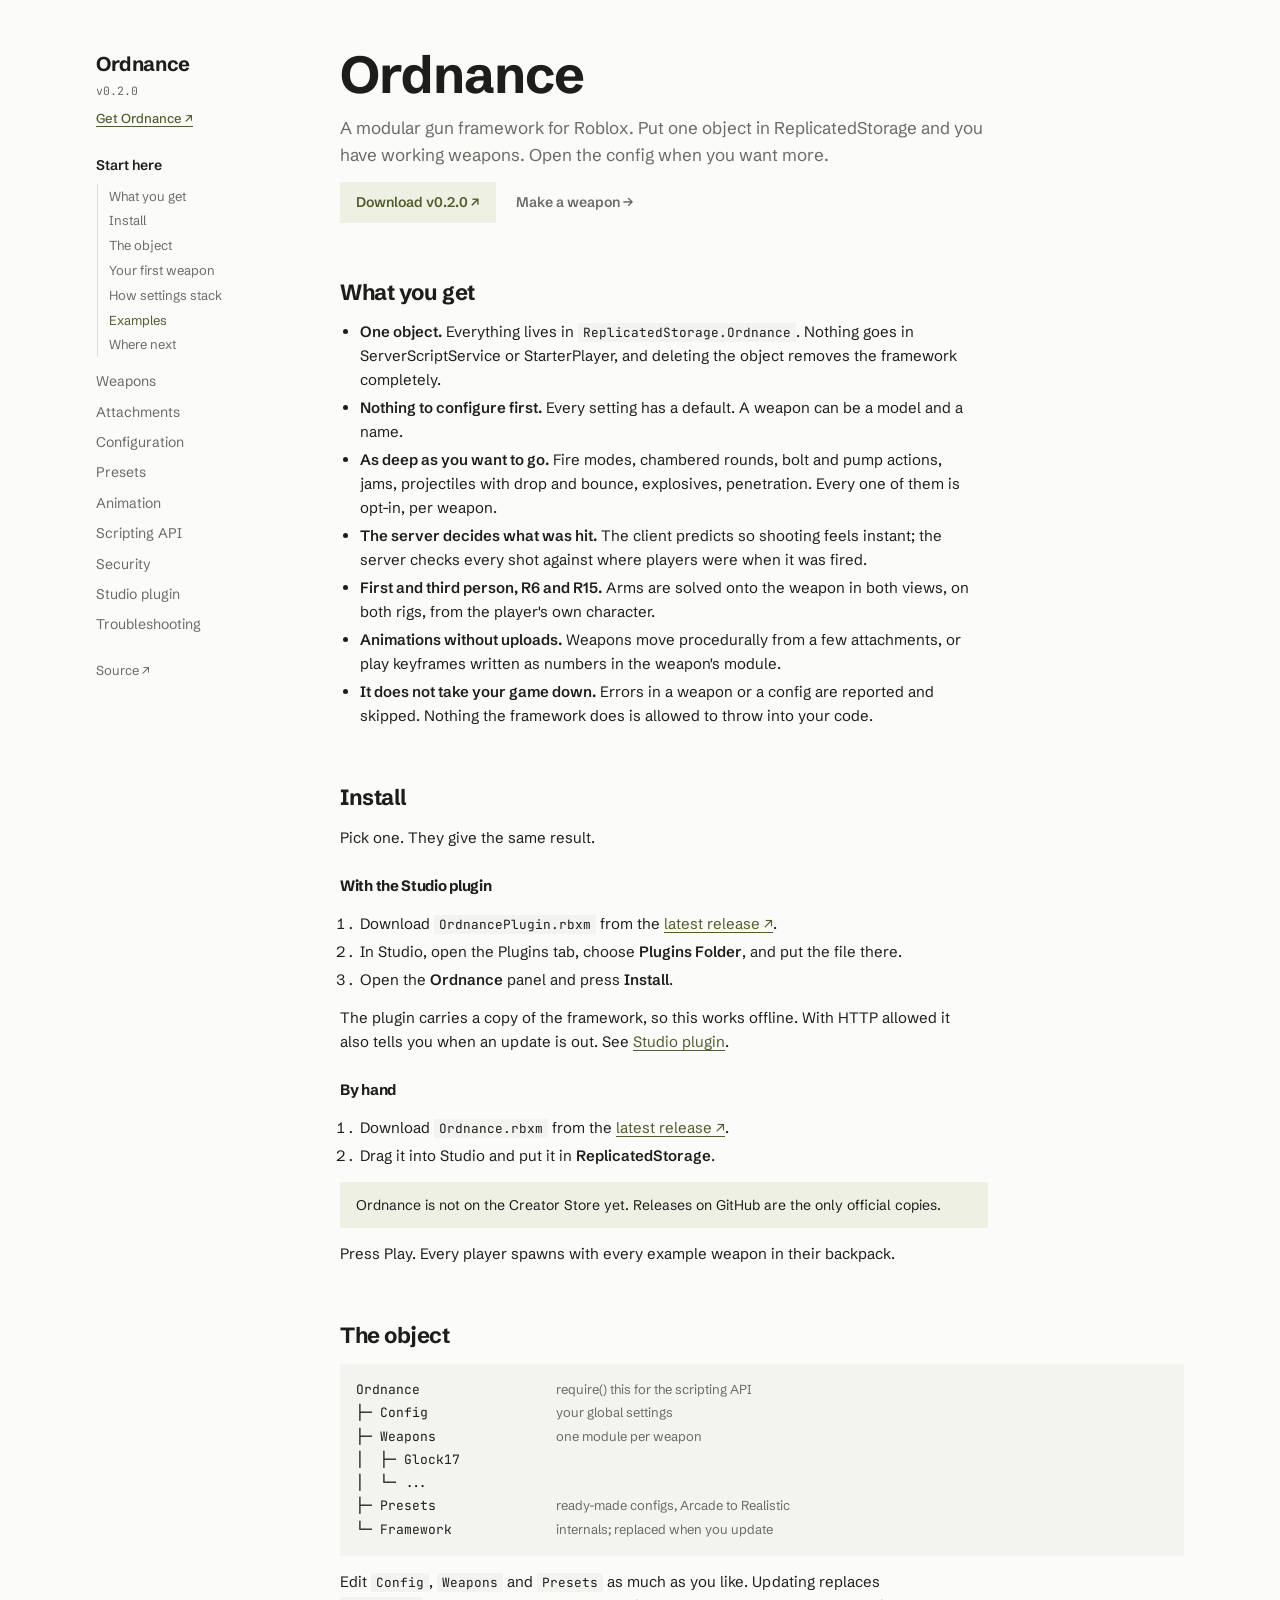
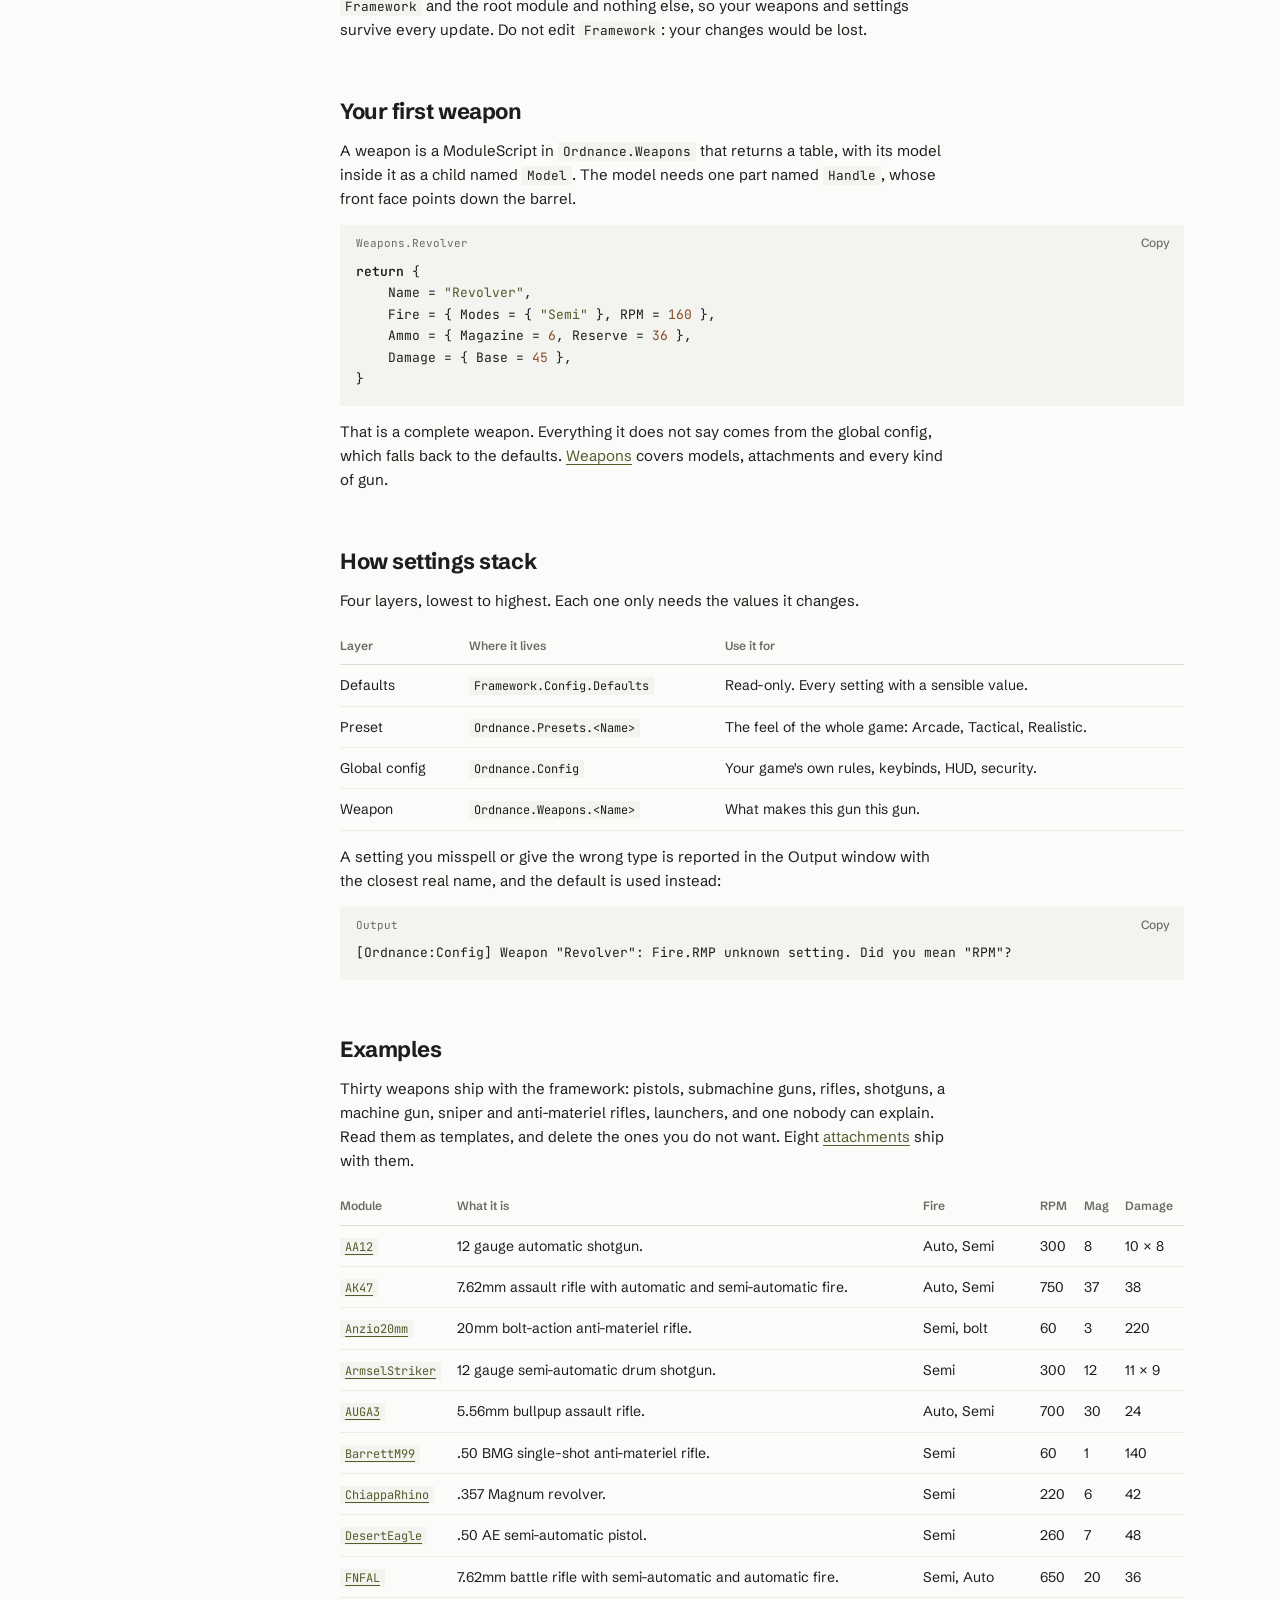
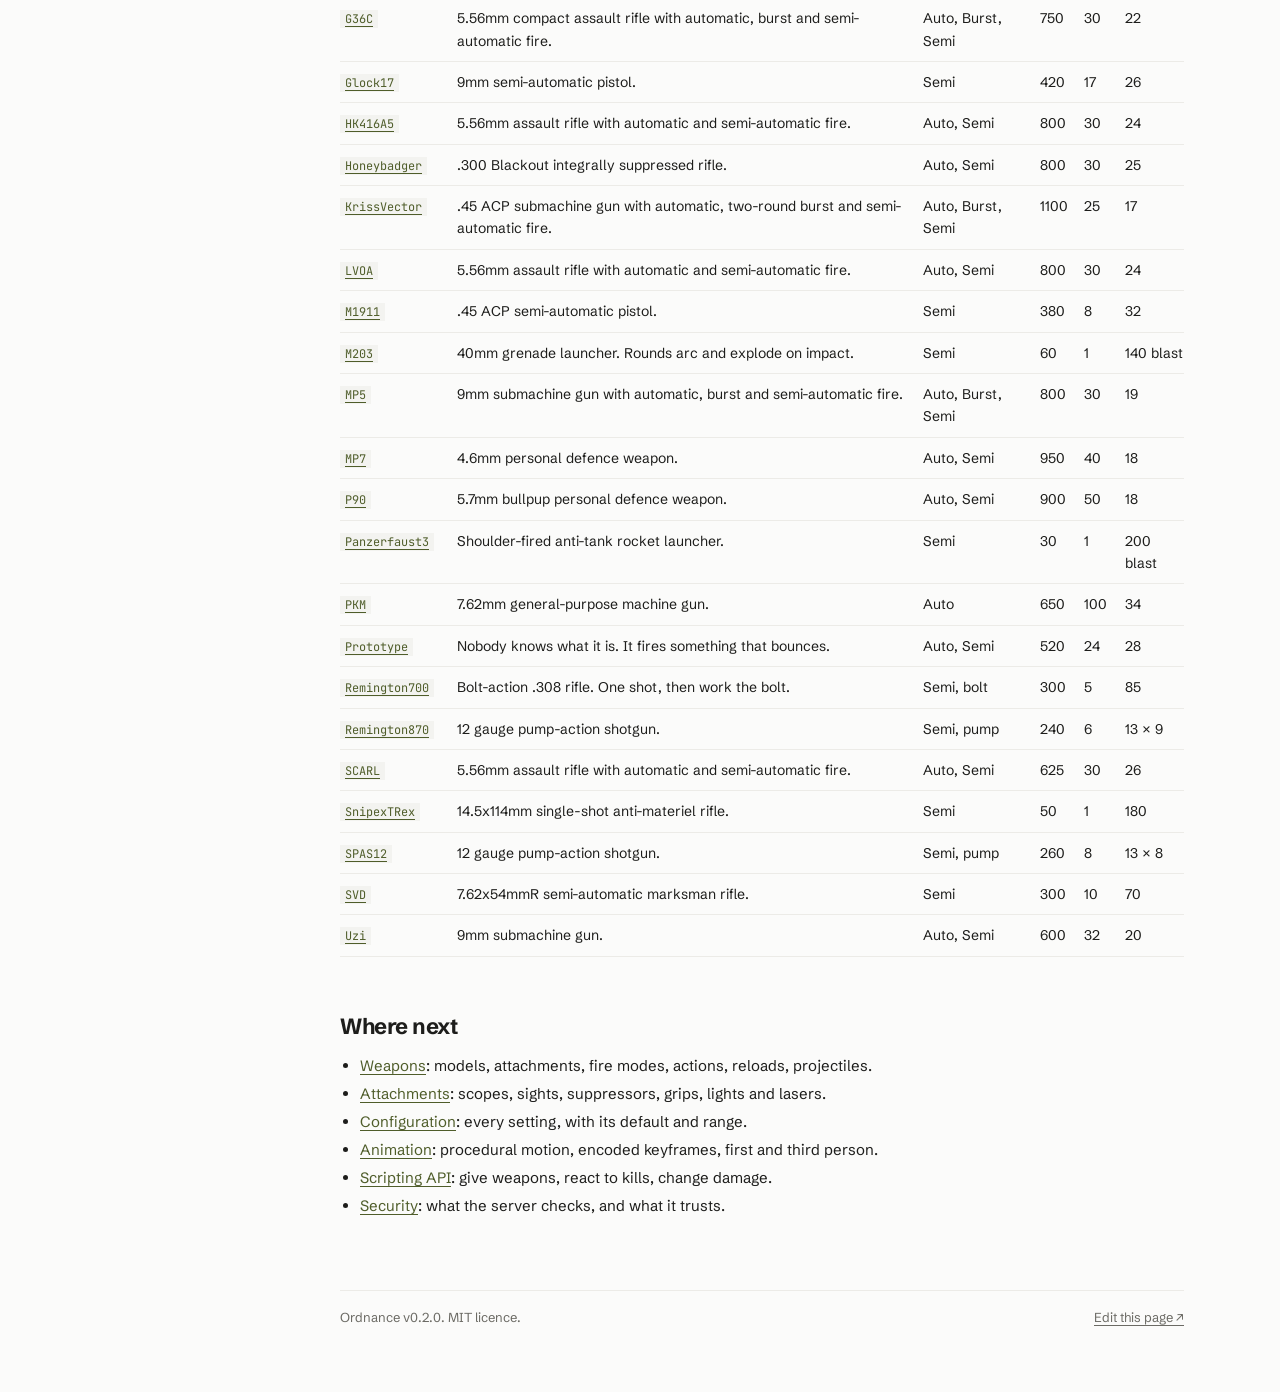
<file: docs/index.html>
<!doctype html>
<html lang="en">
<head>
<meta charset="utf-8">
<meta name="viewport" content="width=device-width, initial-scale=1, viewport-fit=cover">
<title>Ordnance</title>
<meta name="description" content="A modular gun framework for Roblox. One object in ReplicatedStorage gives you working, server-checked weapons; open the config when you want more.">
<meta property="og:title" content="Ordnance">
<meta property="og:description" content="A modular gun framework for Roblox. One object in ReplicatedStorage gives you working, server-checked weapons; open the config when you want more.">
<link rel="icon" href="favicon.svg" type="image/svg+xml">
<link rel="preconnect" href="https://fonts.googleapis.com">
<link rel="preconnect" href="https://fonts.gstatic.com" crossorigin>
<link rel="stylesheet" href="https://fonts.googleapis.com/css2?family=Schibsted+Grotesk:wght@400;500;600;700&amp;family=JetBrains+Mono:wght@400;600&amp;display=swap">
<link rel="stylesheet" href="style.css">
</head>
<body>
<div class="shell">
  <nav class="rail" aria-label="Pages">
    <a class="brand" href="index.html">Ordnance</a>
    <span class="ver">v0.2.0</span>
    <a class="get" href="https://github.com/xerseer/ORDINANCE/releases" target="_blank" rel="noopener">Get Ordnance&nbsp;↗</a>
    <a class="item here" href="index.html" aria-current="page">Start here</a><div class="subs"><a class="sub" href="#what">What you get</a><a class="sub" href="#install">Install</a><a class="sub" href="#layout">The object</a><a class="sub" href="#first-weapon">Your first weapon</a><a class="sub" href="#precedence">How settings stack</a><a class="sub" href="#examples">Examples</a><a class="sub" href="#next">Where next</a></div>
    <a class="item" href="weapons.html">Weapons</a>
    <a class="item" href="attachments.html">Attachments</a>
    <a class="item" href="config.html">Configuration</a>
    <a class="item" href="presets.html">Presets</a>
    <a class="item" href="animation.html">Animation</a>
    <a class="item" href="api.html">Scripting API</a>
    <a class="item" href="security.html">Security</a>
    <a class="item" href="plugin.html">Studio plugin</a>
    <a class="item" href="faq.html">Troubleshooting</a>
    <a class="item out" href="https://github.com/xerseer/ORDINANCE" target="_blank" rel="noopener">Source&nbsp;↗</a>
  </nav>
  <main>
<section id="top"><h1>Ordnance</h1>
<p class="lede">A modular gun framework for Roblox. Put one object in ReplicatedStorage and you have working weapons. Open the config when you want more.</p>
<p class="actions"><a class="btn" href="https://github.com/xerseer/ORDINANCE/releases" target="_blank" rel="noopener">Download v0.2.0&nbsp;↗</a> <a class="btn plain" href="weapons.html">Make a weapon →</a></p>
</section>
<section id="what"><h2>What you get</h2>
<ul><li><strong>One object.</strong> Everything lives in <code>ReplicatedStorage.Ordnance</code>. Nothing goes in ServerScriptService or StarterPlayer, and deleting the object removes the framework completely.</li><li><strong>Nothing to configure first.</strong> Every setting has a default. A weapon can be a model and a name.</li><li><strong>As deep as you want to go.</strong> Fire modes, chambered rounds, bolt and pump actions, jams, projectiles with drop and bounce, explosives, penetration. Every one of them is opt-in, per weapon.</li><li><strong>The server decides what was hit.</strong> The client predicts so shooting feels instant; the server checks every shot against where players were when it was fired.</li><li><strong>First and third person, R6 and R15.</strong> Arms are solved onto the weapon in both views, on both rigs, from the player's own character.</li><li><strong>Animations without uploads.</strong> Weapons move procedurally from a few attachments, or play keyframes written as numbers in the weapon's module.</li><li><strong>It does not take your game down.</strong> Errors in a weapon or a config are reported and skipped. Nothing the framework does is allowed to throw into your code.</li></ul>
</section>
<section id="install"><h2>Install</h2>
<p>Pick one. They give the same result.</p>
<h3 id="with-the-studio-plugin">With the Studio plugin</h3>
<ol><li>Download <code>OrdnancePlugin.rbxm</code> from the <a href="https://github.com/xerseer/ORDINANCE/releases" target="_blank" rel="noopener">latest release&nbsp;↗</a>.</li><li>In Studio, open the Plugins tab, choose <strong>Plugins Folder</strong>, and put the file there.</li><li>Open the <strong>Ordnance</strong> panel and press <strong>Install</strong>.</li></ol>
<p>The plugin carries a copy of the framework, so this works offline. With HTTP allowed it also tells you when an update is out. See <a href="plugin.html">Studio plugin</a>.</p>
<h3 id="by-hand">By hand</h3>
<ol><li>Download <code>Ordnance.rbxm</code> from the <a href="https://github.com/xerseer/ORDINANCE/releases" target="_blank" rel="noopener">latest release&nbsp;↗</a>.</li><li>Drag it into Studio and put it in <strong>ReplicatedStorage</strong>.</li></ol>
<div class="note"><p>Ordnance is not on the Creator Store yet. Releases on GitHub are the only official copies.</p></div>
<p>Press Play. Every player spawns with every example weapon in their backpack.</p>
</section>
<section id="layout"><h2>The object</h2>
<div class="tree">Ordnance                 <span class="dim">require() this for the scripting API</span>
├─ Config                <span class="dim">your global settings</span>
├─ Weapons               <span class="dim">one module per weapon</span>
│  ├─ Glock17
│  └─ ...
├─ Presets               <span class="dim">ready-made configs, Arcade to Realistic</span>
└─ Framework             <span class="dim">internals; replaced when you update</span></div>
<p>Edit <code>Config</code>, <code>Weapons</code> and <code>Presets</code> as much as you like. Updating replaces <code>Framework</code> and the root module and nothing else, so your weapons and settings survive every update. Do not edit <code>Framework</code>: your changes would be lost.</p>
</section>
<section id="first-weapon"><h2>Your first weapon</h2>
<p>A weapon is a ModuleScript in <code>Ordnance.Weapons</code> that returns a table, with its model inside it as a child named <code>Model</code>. The model needs one part named <code>Handle</code>, whose front face points down the barrel.</p>
<div class="code"><div class="label">Weapons.Revolver</div><pre><code><span class="tk-kw">return</span> {
	Name = <span class="tk-str">&quot;Revolver&quot;</span>,
	Fire = { Modes = { <span class="tk-str">&quot;Semi&quot;</span> }, RPM = <span class="tk-num">160</span> },
	Ammo = { Magazine = <span class="tk-num">6</span>, Reserve = <span class="tk-num">36</span> },
	Damage = { Base = <span class="tk-num">45</span> },
}</code></pre></div>
<p>That is a complete weapon. Everything it does not say comes from the global config, which falls back to the defaults. <a href="weapons.html">Weapons</a> covers models, attachments and every kind of gun.</p>
</section>
<section id="precedence"><h2>How settings stack</h2>
<p>Four layers, lowest to highest. Each one only needs the values it changes.</p>
<div class="tbl"><table><thead><tr><th>Layer</th><th>Where it lives</th><th>Use it for</th></tr></thead><tbody><tr><td>Defaults</td><td><code>Framework.Config.Defaults</code></td><td>Read-only. Every setting with a sensible value.</td></tr><tr><td>Preset</td><td><code>Ordnance.Presets.&lt;Name&gt;</code></td><td>The feel of the whole game: Arcade, Tactical, Realistic.</td></tr><tr><td>Global config</td><td><code>Ordnance.Config</code></td><td>Your game's own rules, keybinds, HUD, security.</td></tr><tr><td>Weapon</td><td><code>Ordnance.Weapons.&lt;Name&gt;</code></td><td>What makes this gun this gun.</td></tr></tbody></table></div>
<p>A setting you misspell or give the wrong type is reported in the Output window with the closest real name, and the default is used instead:</p>
<div class="code"><div class="label">Output</div><pre><code>[Ordnance:Config] Weapon &quot;Revolver&quot;: Fire.RMP unknown setting. Did you mean &quot;RPM&quot;?</code></pre></div>
</section>
<section id="examples"><h2>Examples</h2>
<p>Thirty weapons ship with the framework: pistols, submachine guns, rifles, shotguns, a machine gun, sniper and anti-materiel rifles, launchers, and one nobody can explain. Read them as templates, and delete the ones you do not want. Eight <a href="attachments.html">attachments</a> ship with them.</p>
<div class="tbl"><table><thead><tr><th>Module</th><th>What it is</th><th>Fire</th><th>RPM</th><th>Mag</th><th>Damage</th></tr></thead><tbody>
<tr><td><a href="https://github.com/xerseer/ORDINANCE/tree/main/src/Weapons/AA12"><code>AA12</code></a></td><td>12 gauge automatic shotgun.</td><td>Auto, Semi</td><td>300</td><td>8</td><td>10 × 8</td></tr>
<tr><td><a href="https://github.com/xerseer/ORDINANCE/tree/main/src/Weapons/AK47"><code>AK47</code></a></td><td>7.62mm assault rifle with automatic and semi-automatic fire.</td><td>Auto, Semi</td><td>750</td><td>37</td><td>38</td></tr>
<tr><td><a href="https://github.com/xerseer/ORDINANCE/tree/main/src/Weapons/Anzio20mm"><code>Anzio20mm</code></a></td><td>20mm bolt-action anti-materiel rifle.</td><td>Semi, bolt</td><td>60</td><td>3</td><td>220</td></tr>
<tr><td><a href="https://github.com/xerseer/ORDINANCE/tree/main/src/Weapons/ArmselStriker"><code>ArmselStriker</code></a></td><td>12 gauge semi-automatic drum shotgun.</td><td>Semi</td><td>300</td><td>12</td><td>11 × 9</td></tr>
<tr><td><a href="https://github.com/xerseer/ORDINANCE/tree/main/src/Weapons/AUGA3"><code>AUGA3</code></a></td><td>5.56mm bullpup assault rifle.</td><td>Auto, Semi</td><td>700</td><td>30</td><td>24</td></tr>
<tr><td><a href="https://github.com/xerseer/ORDINANCE/tree/main/src/Weapons/BarrettM99"><code>BarrettM99</code></a></td><td>.50 BMG single-shot anti-materiel rifle.</td><td>Semi</td><td>60</td><td>1</td><td>140</td></tr>
<tr><td><a href="https://github.com/xerseer/ORDINANCE/tree/main/src/Weapons/ChiappaRhino"><code>ChiappaRhino</code></a></td><td>.357 Magnum revolver.</td><td>Semi</td><td>220</td><td>6</td><td>42</td></tr>
<tr><td><a href="https://github.com/xerseer/ORDINANCE/tree/main/src/Weapons/DesertEagle"><code>DesertEagle</code></a></td><td>.50 AE semi-automatic pistol.</td><td>Semi</td><td>260</td><td>7</td><td>48</td></tr>
<tr><td><a href="https://github.com/xerseer/ORDINANCE/tree/main/src/Weapons/FNFAL"><code>FNFAL</code></a></td><td>7.62mm battle rifle with semi-automatic and automatic fire.</td><td>Semi, Auto</td><td>650</td><td>20</td><td>36</td></tr>
<tr><td><a href="https://github.com/xerseer/ORDINANCE/tree/main/src/Weapons/G36C"><code>G36C</code></a></td><td>5.56mm compact assault rifle with automatic, burst and semi-automatic fire.</td><td>Auto, Burst, Semi</td><td>750</td><td>30</td><td>22</td></tr>
<tr><td><a href="https://github.com/xerseer/ORDINANCE/tree/main/src/Weapons/Glock17"><code>Glock17</code></a></td><td>9mm semi-automatic pistol.</td><td>Semi</td><td>420</td><td>17</td><td>26</td></tr>
<tr><td><a href="https://github.com/xerseer/ORDINANCE/tree/main/src/Weapons/HK416A5"><code>HK416A5</code></a></td><td>5.56mm assault rifle with automatic and semi-automatic fire.</td><td>Auto, Semi</td><td>800</td><td>30</td><td>24</td></tr>
<tr><td><a href="https://github.com/xerseer/ORDINANCE/tree/main/src/Weapons/Honeybadger"><code>Honeybadger</code></a></td><td>.300 Blackout integrally suppressed rifle.</td><td>Auto, Semi</td><td>800</td><td>30</td><td>25</td></tr>
<tr><td><a href="https://github.com/xerseer/ORDINANCE/tree/main/src/Weapons/KrissVector"><code>KrissVector</code></a></td><td>.45 ACP submachine gun with automatic, two-round burst and semi-automatic fire.</td><td>Auto, Burst, Semi</td><td>1100</td><td>25</td><td>17</td></tr>
<tr><td><a href="https://github.com/xerseer/ORDINANCE/tree/main/src/Weapons/LVOA"><code>LVOA</code></a></td><td>5.56mm assault rifle with automatic and semi-automatic fire.</td><td>Auto, Semi</td><td>800</td><td>30</td><td>24</td></tr>
<tr><td><a href="https://github.com/xerseer/ORDINANCE/tree/main/src/Weapons/M1911"><code>M1911</code></a></td><td>.45 ACP semi-automatic pistol.</td><td>Semi</td><td>380</td><td>8</td><td>32</td></tr>
<tr><td><a href="https://github.com/xerseer/ORDINANCE/tree/main/src/Weapons/M203"><code>M203</code></a></td><td>40mm grenade launcher. Rounds arc and explode on impact.</td><td>Semi</td><td>60</td><td>1</td><td>140 blast</td></tr>
<tr><td><a href="https://github.com/xerseer/ORDINANCE/tree/main/src/Weapons/MP5"><code>MP5</code></a></td><td>9mm submachine gun with automatic, burst and semi-automatic fire.</td><td>Auto, Burst, Semi</td><td>800</td><td>30</td><td>19</td></tr>
<tr><td><a href="https://github.com/xerseer/ORDINANCE/tree/main/src/Weapons/MP7"><code>MP7</code></a></td><td>4.6mm personal defence weapon.</td><td>Auto, Semi</td><td>950</td><td>40</td><td>18</td></tr>
<tr><td><a href="https://github.com/xerseer/ORDINANCE/tree/main/src/Weapons/P90"><code>P90</code></a></td><td>5.7mm bullpup personal defence weapon.</td><td>Auto, Semi</td><td>900</td><td>50</td><td>18</td></tr>
<tr><td><a href="https://github.com/xerseer/ORDINANCE/tree/main/src/Weapons/Panzerfaust3"><code>Panzerfaust3</code></a></td><td>Shoulder-fired anti-tank rocket launcher.</td><td>Semi</td><td>30</td><td>1</td><td>200 blast</td></tr>
<tr><td><a href="https://github.com/xerseer/ORDINANCE/tree/main/src/Weapons/PKM"><code>PKM</code></a></td><td>7.62mm general-purpose machine gun.</td><td>Auto</td><td>650</td><td>100</td><td>34</td></tr>
<tr><td><a href="https://github.com/xerseer/ORDINANCE/tree/main/src/Weapons/Prototype"><code>Prototype</code></a></td><td>Nobody knows what it is. It fires something that bounces.</td><td>Auto, Semi</td><td>520</td><td>24</td><td>28</td></tr>
<tr><td><a href="https://github.com/xerseer/ORDINANCE/tree/main/src/Weapons/Remington700"><code>Remington700</code></a></td><td>Bolt-action .308 rifle. One shot, then work the bolt.</td><td>Semi, bolt</td><td>300</td><td>5</td><td>85</td></tr>
<tr><td><a href="https://github.com/xerseer/ORDINANCE/tree/main/src/Weapons/Remington870"><code>Remington870</code></a></td><td>12 gauge pump-action shotgun.</td><td>Semi, pump</td><td>240</td><td>6</td><td>13 × 9</td></tr>
<tr><td><a href="https://github.com/xerseer/ORDINANCE/tree/main/src/Weapons/SCARL"><code>SCARL</code></a></td><td>5.56mm assault rifle with automatic and semi-automatic fire.</td><td>Auto, Semi</td><td>625</td><td>30</td><td>26</td></tr>
<tr><td><a href="https://github.com/xerseer/ORDINANCE/tree/main/src/Weapons/SnipexTRex"><code>SnipexTRex</code></a></td><td>14.5x114mm single-shot anti-materiel rifle.</td><td>Semi</td><td>50</td><td>1</td><td>180</td></tr>
<tr><td><a href="https://github.com/xerseer/ORDINANCE/tree/main/src/Weapons/SPAS12"><code>SPAS12</code></a></td><td>12 gauge pump-action shotgun.</td><td>Semi, pump</td><td>260</td><td>8</td><td>13 × 8</td></tr>
<tr><td><a href="https://github.com/xerseer/ORDINANCE/tree/main/src/Weapons/SVD"><code>SVD</code></a></td><td>7.62x54mmR semi-automatic marksman rifle.</td><td>Semi</td><td>300</td><td>10</td><td>70</td></tr>
<tr><td><a href="https://github.com/xerseer/ORDINANCE/tree/main/src/Weapons/Uzi"><code>Uzi</code></a></td><td>9mm submachine gun.</td><td>Auto, Semi</td><td>600</td><td>32</td><td>20</td></tr>
</tbody></table></div>
</section>
<section id="next"><h2>Where next</h2>
<ul><li><a href="weapons.html">Weapons</a>: models, attachments, fire modes, actions, reloads, projectiles.</li><li><a href="attachments.html">Attachments</a>: scopes, sights, suppressors, grips, lights and lasers.</li><li><a href="config.html">Configuration</a>: every setting, with its default and range.</li><li><a href="animation.html">Animation</a>: procedural motion, encoded keyframes, first and third person.</li><li><a href="api.html">Scripting API</a>: give weapons, react to kills, change damage.</li><li><a href="security.html">Security</a>: what the server checks, and what it trusts.</li></ul>
</section>
    <footer>
      <span>Ordnance v0.2.0. MIT licence.</span>
      <a href="https://github.com/xerseer/ORDINANCE/blob/main/site/index.md">Edit this page&nbsp;↗</a>
    </footer>
  </main>
</div>
<script src="site.js"></script>
</body>
</html>
</file>
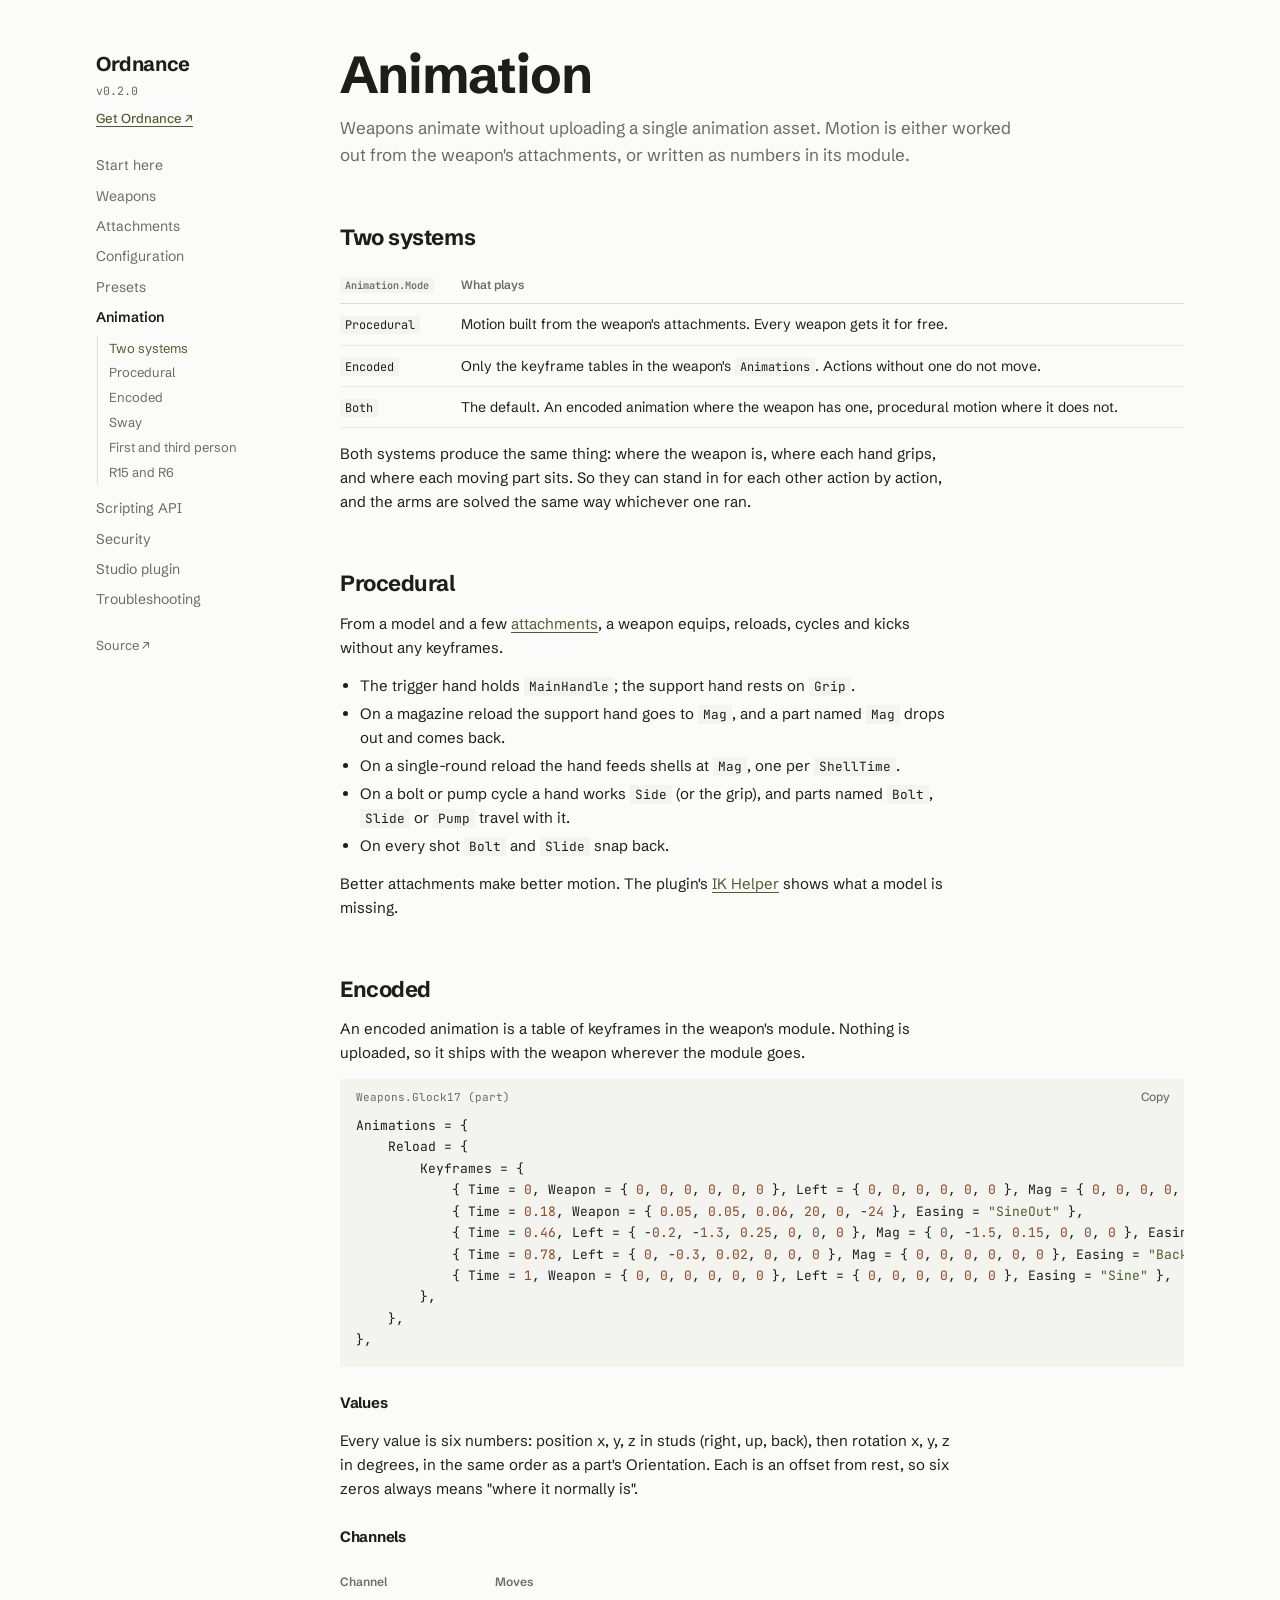
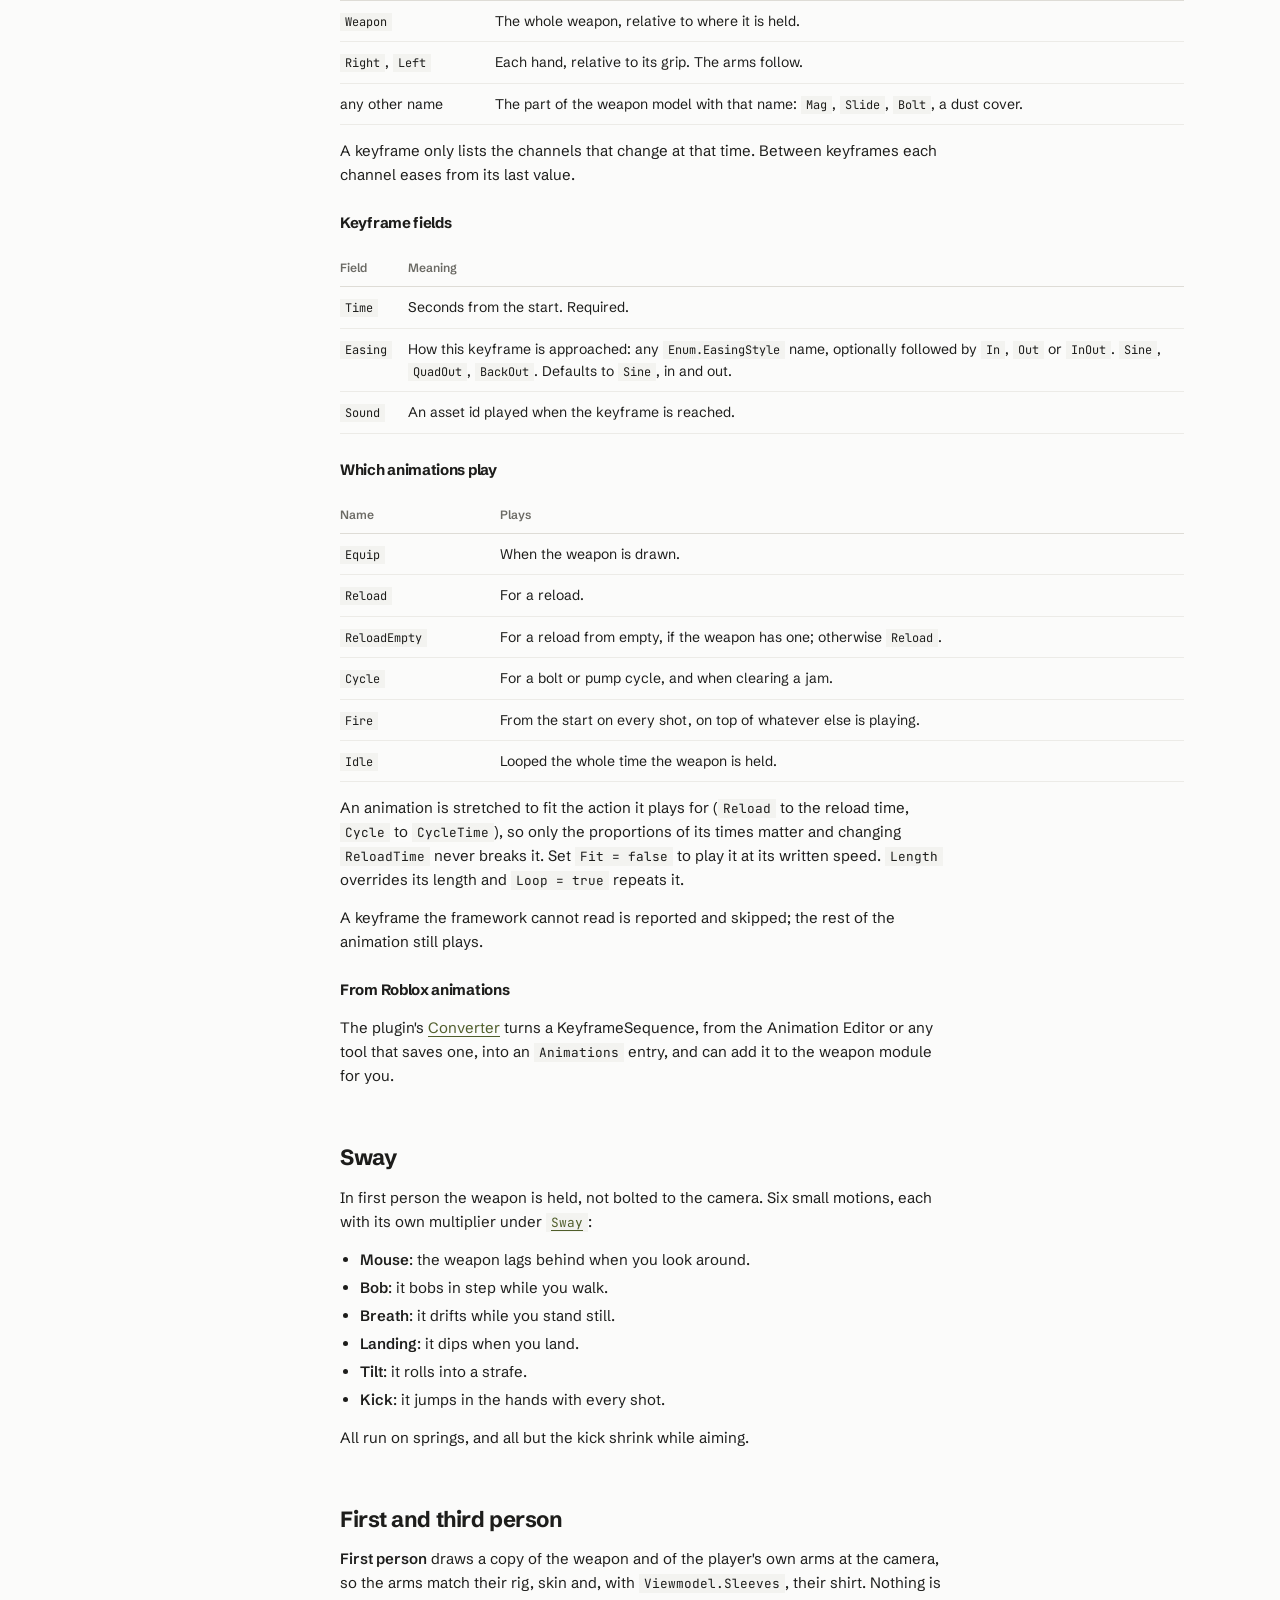
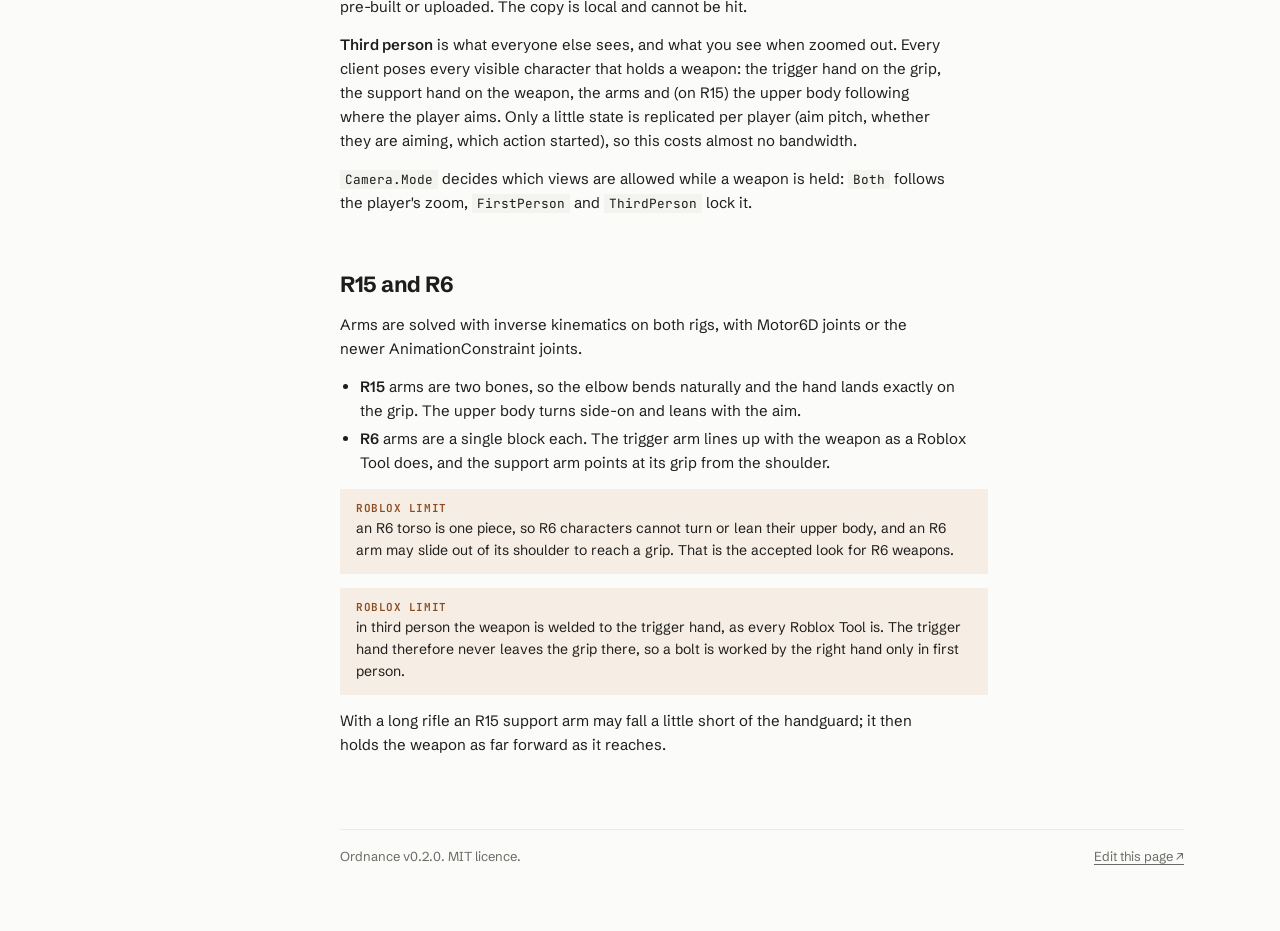
<file: docs/animation.html>
<!doctype html>
<html lang="en">
<head>
<meta charset="utf-8">
<meta name="viewport" content="width=device-width, initial-scale=1, viewport-fit=cover">
<title>Animation – Ordnance</title>
<meta name="description" content="How Ordnance animates weapons and arms: procedural motion from attachments, encoded keyframes stored as numbers, sway, and how first and third person, R6 and R15 are handled.">
<meta property="og:title" content="Animation – Ordnance">
<meta property="og:description" content="How Ordnance animates weapons and arms: procedural motion from attachments, encoded keyframes stored as numbers, sway, and how first and third person, R6 and R15 are handled.">
<link rel="icon" href="favicon.svg" type="image/svg+xml">
<link rel="preconnect" href="https://fonts.googleapis.com">
<link rel="preconnect" href="https://fonts.gstatic.com" crossorigin>
<link rel="stylesheet" href="https://fonts.googleapis.com/css2?family=Schibsted+Grotesk:wght@400;500;600;700&amp;family=JetBrains+Mono:wght@400;600&amp;display=swap">
<link rel="stylesheet" href="style.css">
</head>
<body>
<div class="shell">
  <nav class="rail" aria-label="Pages">
    <a class="brand" href="index.html">Ordnance</a>
    <span class="ver">v0.2.0</span>
    <a class="get" href="https://github.com/xerseer/ORDINANCE/releases" target="_blank" rel="noopener">Get Ordnance&nbsp;↗</a>
    <a class="item" href="index.html">Start here</a>
    <a class="item" href="weapons.html">Weapons</a>
    <a class="item" href="attachments.html">Attachments</a>
    <a class="item" href="config.html">Configuration</a>
    <a class="item" href="presets.html">Presets</a>
    <a class="item here" href="animation.html" aria-current="page">Animation</a><div class="subs"><a class="sub" href="#systems">Two systems</a><a class="sub" href="#procedural">Procedural</a><a class="sub" href="#encoded">Encoded</a><a class="sub" href="#sway">Sway</a><a class="sub" href="#views">First and third person</a><a class="sub" href="#rigs">R15 and R6</a></div>
    <a class="item" href="api.html">Scripting API</a>
    <a class="item" href="security.html">Security</a>
    <a class="item" href="plugin.html">Studio plugin</a>
    <a class="item" href="faq.html">Troubleshooting</a>
    <a class="item out" href="https://github.com/xerseer/ORDINANCE" target="_blank" rel="noopener">Source&nbsp;↗</a>
  </nav>
  <main>
<section id="top"><h1>Animation</h1>
<p class="lede">Weapons animate without uploading a single animation asset. Motion is either worked out from the weapon's attachments, or written as numbers in its module.</p>
</section>
<section id="systems"><h2>Two systems</h2>
<div class="tbl"><table><thead><tr><th><code>Animation.Mode</code></th><th>What plays</th></tr></thead><tbody><tr><td><code>Procedural</code></td><td>Motion built from the weapon's attachments. Every weapon gets it for free.</td></tr><tr><td><code>Encoded</code></td><td>Only the keyframe tables in the weapon's <code>Animations</code>. Actions without one do not move.</td></tr><tr><td><code>Both</code></td><td>The default. An encoded animation where the weapon has one, procedural motion where it does not.</td></tr></tbody></table></div>
<p>Both systems produce the same thing: where the weapon is, where each hand grips, and where each moving part sits. So they can stand in for each other action by action, and the arms are solved the same way whichever one ran.</p>
</section>
<section id="procedural"><h2>Procedural</h2>
<p>From a model and a few <a href="weapons.html#attachments">attachments</a>, a weapon equips, reloads, cycles and kicks without any keyframes.</p>
<ul><li>The trigger hand holds <code>MainHandle</code>; the support hand rests on <code>Grip</code>.</li><li>On a magazine reload the support hand goes to <code>Mag</code>, and a part named <code>Mag</code> drops out and comes back.</li><li>On a single-round reload the hand feeds shells at <code>Mag</code>, one per <code>ShellTime</code>.</li><li>On a bolt or pump cycle a hand works <code>Side</code> (or the grip), and parts named <code>Bolt</code>, <code>Slide</code> or <code>Pump</code> travel with it.</li><li>On every shot <code>Bolt</code> and <code>Slide</code> snap back.</li></ul>
<p>Better attachments make better motion. The plugin's <a href="plugin.html#helper">IK Helper</a> shows what a model is missing.</p>
</section>
<section id="encoded"><h2>Encoded</h2>
<p>An encoded animation is a table of keyframes in the weapon's module. Nothing is uploaded, so it ships with the weapon wherever the module goes.</p>
<div class="code"><div class="label">Weapons.Glock17 (part)</div><pre><code>Animations = {
	Reload = {
		Keyframes = {
			{ Time = <span class="tk-num">0</span>, Weapon = { <span class="tk-num">0</span>, <span class="tk-num">0</span>, <span class="tk-num">0</span>, <span class="tk-num">0</span>, <span class="tk-num">0</span>, <span class="tk-num">0</span> }, Left = { <span class="tk-num">0</span>, <span class="tk-num">0</span>, <span class="tk-num">0</span>, <span class="tk-num">0</span>, <span class="tk-num">0</span>, <span class="tk-num">0</span> }, Mag = { <span class="tk-num">0</span>, <span class="tk-num">0</span>, <span class="tk-num">0</span>, <span class="tk-num">0</span>, <span class="tk-num">0</span>, <span class="tk-num">0</span> } },
			{ Time = <span class="tk-num">0.18</span>, Weapon = { <span class="tk-num">0.05</span>, <span class="tk-num">0.05</span>, <span class="tk-num">0.06</span>, <span class="tk-num">20</span>, <span class="tk-num">0</span>, -<span class="tk-num">24</span> }, Easing = <span class="tk-str">&quot;SineOut&quot;</span> },
			{ Time = <span class="tk-num">0.46</span>, Left = { -<span class="tk-num">0.2</span>, -<span class="tk-num">1.3</span>, <span class="tk-num">0.25</span>, <span class="tk-num">0</span>, <span class="tk-num">0</span>, <span class="tk-num">0</span> }, Mag = { <span class="tk-num">0</span>, -<span class="tk-num">1.5</span>, <span class="tk-num">0.15</span>, <span class="tk-num">0</span>, <span class="tk-num">0</span>, <span class="tk-num">0</span> }, Easing = <span class="tk-str">&quot;QuadIn&quot;</span> },
			{ Time = <span class="tk-num">0.78</span>, Left = { <span class="tk-num">0</span>, -<span class="tk-num">0.3</span>, <span class="tk-num">0.02</span>, <span class="tk-num">0</span>, <span class="tk-num">0</span>, <span class="tk-num">0</span> }, Mag = { <span class="tk-num">0</span>, <span class="tk-num">0</span>, <span class="tk-num">0</span>, <span class="tk-num">0</span>, <span class="tk-num">0</span>, <span class="tk-num">0</span> }, Easing = <span class="tk-str">&quot;BackOut&quot;</span> },
			{ Time = <span class="tk-num">1</span>, Weapon = { <span class="tk-num">0</span>, <span class="tk-num">0</span>, <span class="tk-num">0</span>, <span class="tk-num">0</span>, <span class="tk-num">0</span>, <span class="tk-num">0</span> }, Left = { <span class="tk-num">0</span>, <span class="tk-num">0</span>, <span class="tk-num">0</span>, <span class="tk-num">0</span>, <span class="tk-num">0</span>, <span class="tk-num">0</span> }, Easing = <span class="tk-str">&quot;Sine&quot;</span> },
		},
	},
},</code></pre></div>
<h3 id="values">Values</h3>
<p>Every value is six numbers: position x, y, z in studs (right, up, back), then rotation x, y, z in degrees, in the same order as a part's Orientation. Each is an offset from rest, so six zeros always means &quot;where it normally is&quot;.</p>
<h3 id="channels">Channels</h3>
<div class="tbl"><table><thead><tr><th>Channel</th><th>Moves</th></tr></thead><tbody><tr><td><code>Weapon</code></td><td>The whole weapon, relative to where it is held.</td></tr><tr><td><code>Right</code>, <code>Left</code></td><td>Each hand, relative to its grip. The arms follow.</td></tr><tr><td>any other name</td><td>The part of the weapon model with that name: <code>Mag</code>, <code>Slide</code>, <code>Bolt</code>, a dust cover.</td></tr></tbody></table></div>
<p>A keyframe only lists the channels that change at that time. Between keyframes each channel eases from its last value.</p>
<h3 id="keyframe-fields">Keyframe fields</h3>
<div class="tbl"><table><thead><tr><th>Field</th><th>Meaning</th></tr></thead><tbody><tr><td><code>Time</code></td><td>Seconds from the start. Required.</td></tr><tr><td><code>Easing</code></td><td>How this keyframe is approached: any <code>Enum.EasingStyle</code> name, optionally followed by <code>In</code>, <code>Out</code> or <code>InOut</code>. <code>Sine</code>, <code>QuadOut</code>, <code>BackOut</code>. Defaults to <code>Sine</code>, in and out.</td></tr><tr><td><code>Sound</code></td><td>An asset id played when the keyframe is reached.</td></tr></tbody></table></div>
<h3 id="slots">Which animations play</h3>
<div class="tbl"><table><thead><tr><th>Name</th><th>Plays</th></tr></thead><tbody><tr><td><code>Equip</code></td><td>When the weapon is drawn.</td></tr><tr><td><code>Reload</code></td><td>For a reload.</td></tr><tr><td><code>ReloadEmpty</code></td><td>For a reload from empty, if the weapon has one; otherwise <code>Reload</code>.</td></tr><tr><td><code>Cycle</code></td><td>For a bolt or pump cycle, and when clearing a jam.</td></tr><tr><td><code>Fire</code></td><td>From the start on every shot, on top of whatever else is playing.</td></tr><tr><td><code>Idle</code></td><td>Looped the whole time the weapon is held.</td></tr></tbody></table></div>
<p>An animation is stretched to fit the action it plays for (<code>Reload</code> to the reload time, <code>Cycle</code> to <code>CycleTime</code>), so only the proportions of its times matter and changing <code>ReloadTime</code> never breaks it. Set <code>Fit = false</code> to play it at its written speed. <code>Length</code> overrides its length and <code>Loop = true</code> repeats it.</p>
<p>A keyframe the framework cannot read is reported and skipped; the rest of the animation still plays.</p>
<h3 id="converter">From Roblox animations</h3>
<p>The plugin's <a href="plugin.html#converter">Converter</a> turns a KeyframeSequence, from the Animation Editor or any tool that saves one, into an <code>Animations</code> entry, and can add it to the weapon module for you.</p>
</section>
<section id="sway"><h2>Sway</h2>
<p>In first person the weapon is held, not bolted to the camera. Six small motions, each with its own multiplier under <a href="config.html#sway"><code>Sway</code></a>:</p>
<ul><li><strong>Mouse</strong>: the weapon lags behind when you look around.</li><li><strong>Bob</strong>: it bobs in step while you walk.</li><li><strong>Breath</strong>: it drifts while you stand still.</li><li><strong>Landing</strong>: it dips when you land.</li><li><strong>Tilt</strong>: it rolls into a strafe.</li><li><strong>Kick</strong>: it jumps in the hands with every shot.</li></ul>
<p>All run on springs, and all but the kick shrink while aiming.</p>
</section>
<section id="views"><h2>First and third person</h2>
<p><strong>First person</strong> draws a copy of the weapon and of the player's own arms at the camera, so the arms match their rig, skin and, with <code>Viewmodel.Sleeves</code>, their shirt. Nothing is pre-built or uploaded. The copy is local and cannot be hit.</p>
<p><strong>Third person</strong> is what everyone else sees, and what you see when zoomed out. Every client poses every visible character that holds a weapon: the trigger hand on the grip, the support hand on the weapon, the arms and (on R15) the upper body following where the player aims. Only a little state is replicated per player (aim pitch, whether they are aiming, which action started), so this costs almost no bandwidth.</p>
<p><code>Camera.Mode</code> decides which views are allowed while a weapon is held: <code>Both</code> follows the player's zoom, <code>FirstPerson</code> and <code>ThirdPerson</code> lock it.</p>
</section>
<section id="rigs"><h2>R15 and R6</h2>
<p>Arms are solved with inverse kinematics on both rigs, with Motor6D joints or the newer AnimationConstraint joints.</p>
<ul><li><strong>R15</strong> arms are two bones, so the elbow bends naturally and the hand lands exactly on the grip. The upper body turns side-on and leans with the aim.</li><li><strong>R6</strong> arms are a single block each. The trigger arm lines up with the weapon as a Roblox Tool does, and the support arm points at its grip from the shoulder.</li></ul>
<div class="note limit"><span class="kicker">Roblox limit</span><p>an R6 torso is one piece, so R6 characters cannot turn or lean their upper body, and an R6 arm may slide out of its shoulder to reach a grip. That is the accepted look for R6 weapons.</p></div>
<div class="note limit"><span class="kicker">Roblox limit</span><p>in third person the weapon is welded to the trigger hand, as every Roblox Tool is. The trigger hand therefore never leaves the grip there, so a bolt is worked by the right hand only in first person.</p></div>
<p>With a long rifle an R15 support arm may fall a little short of the handguard; it then holds the weapon as far forward as it reaches.</p>
</section>
    <footer>
      <span>Ordnance v0.2.0. MIT licence.</span>
      <a href="https://github.com/xerseer/ORDINANCE/blob/main/site/animation.md">Edit this page&nbsp;↗</a>
    </footer>
  </main>
</div>
<script src="site.js"></script>
</body>
</html>
</file>
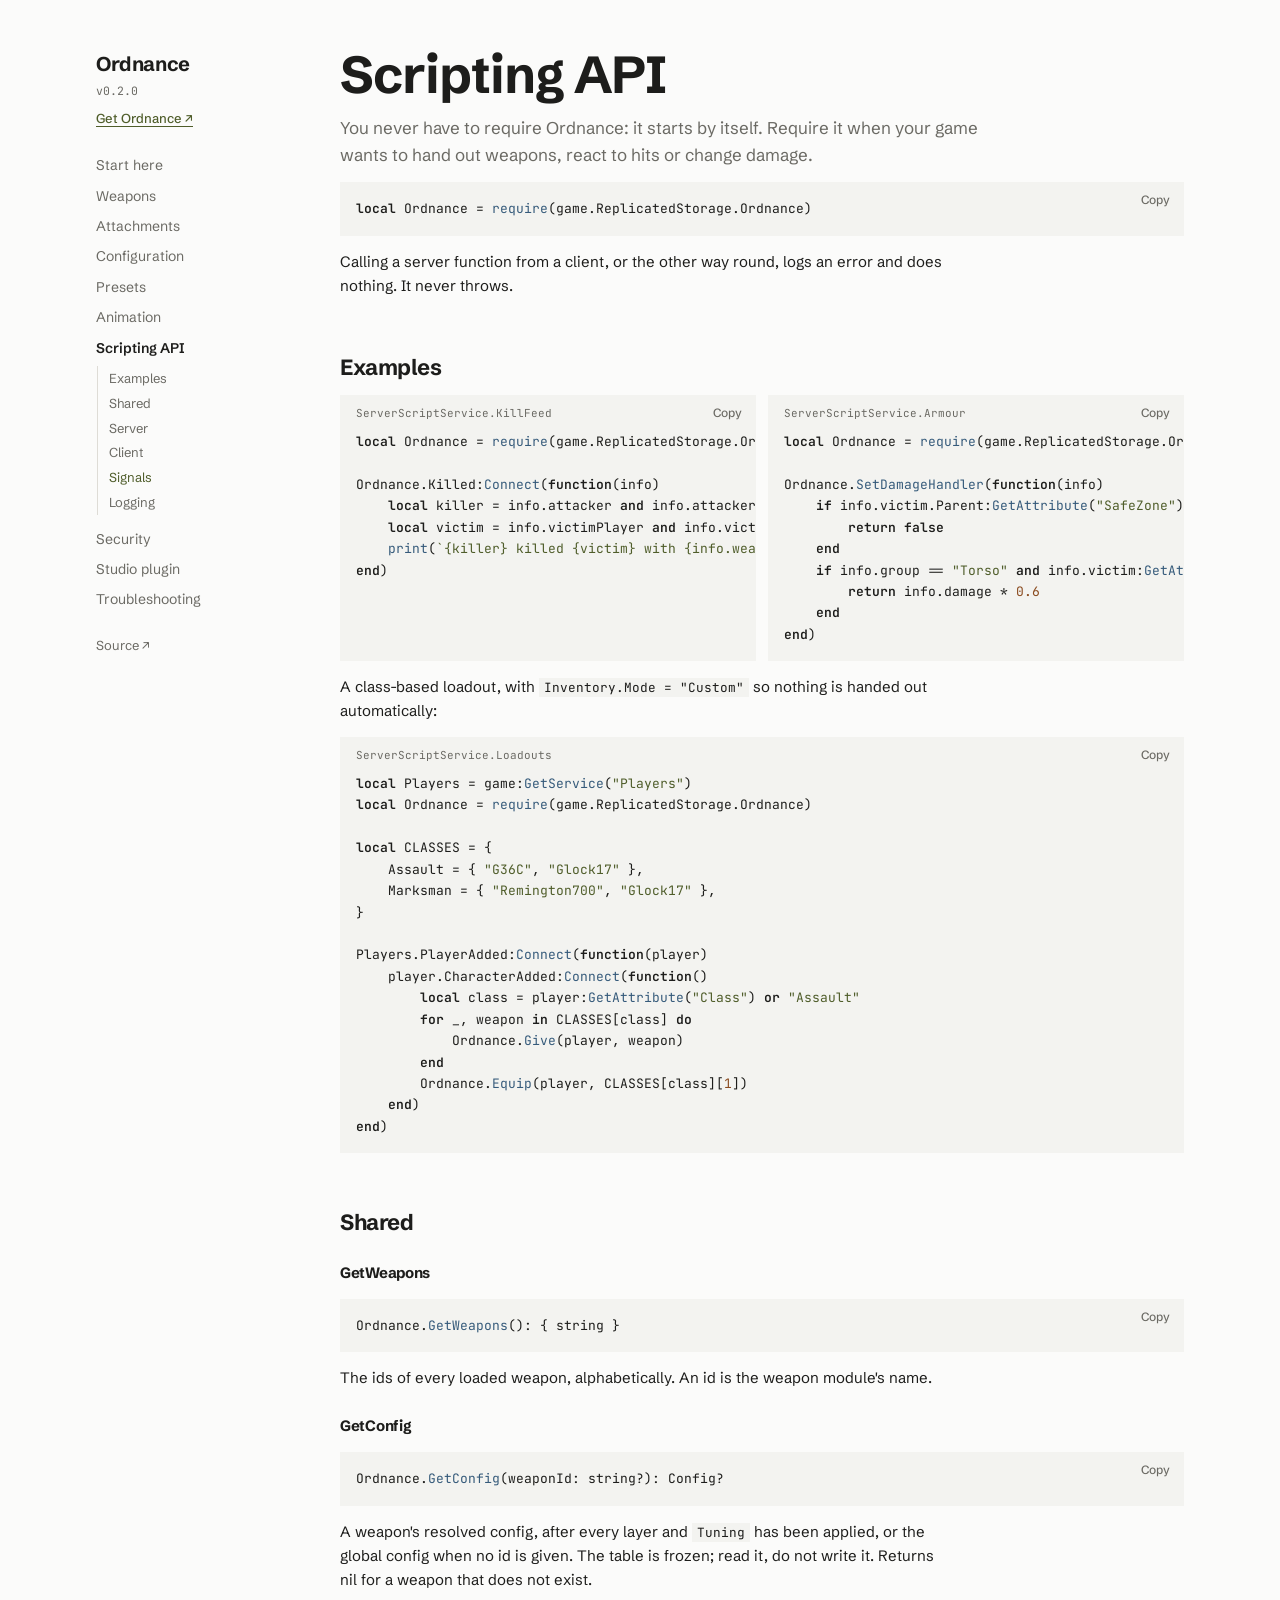
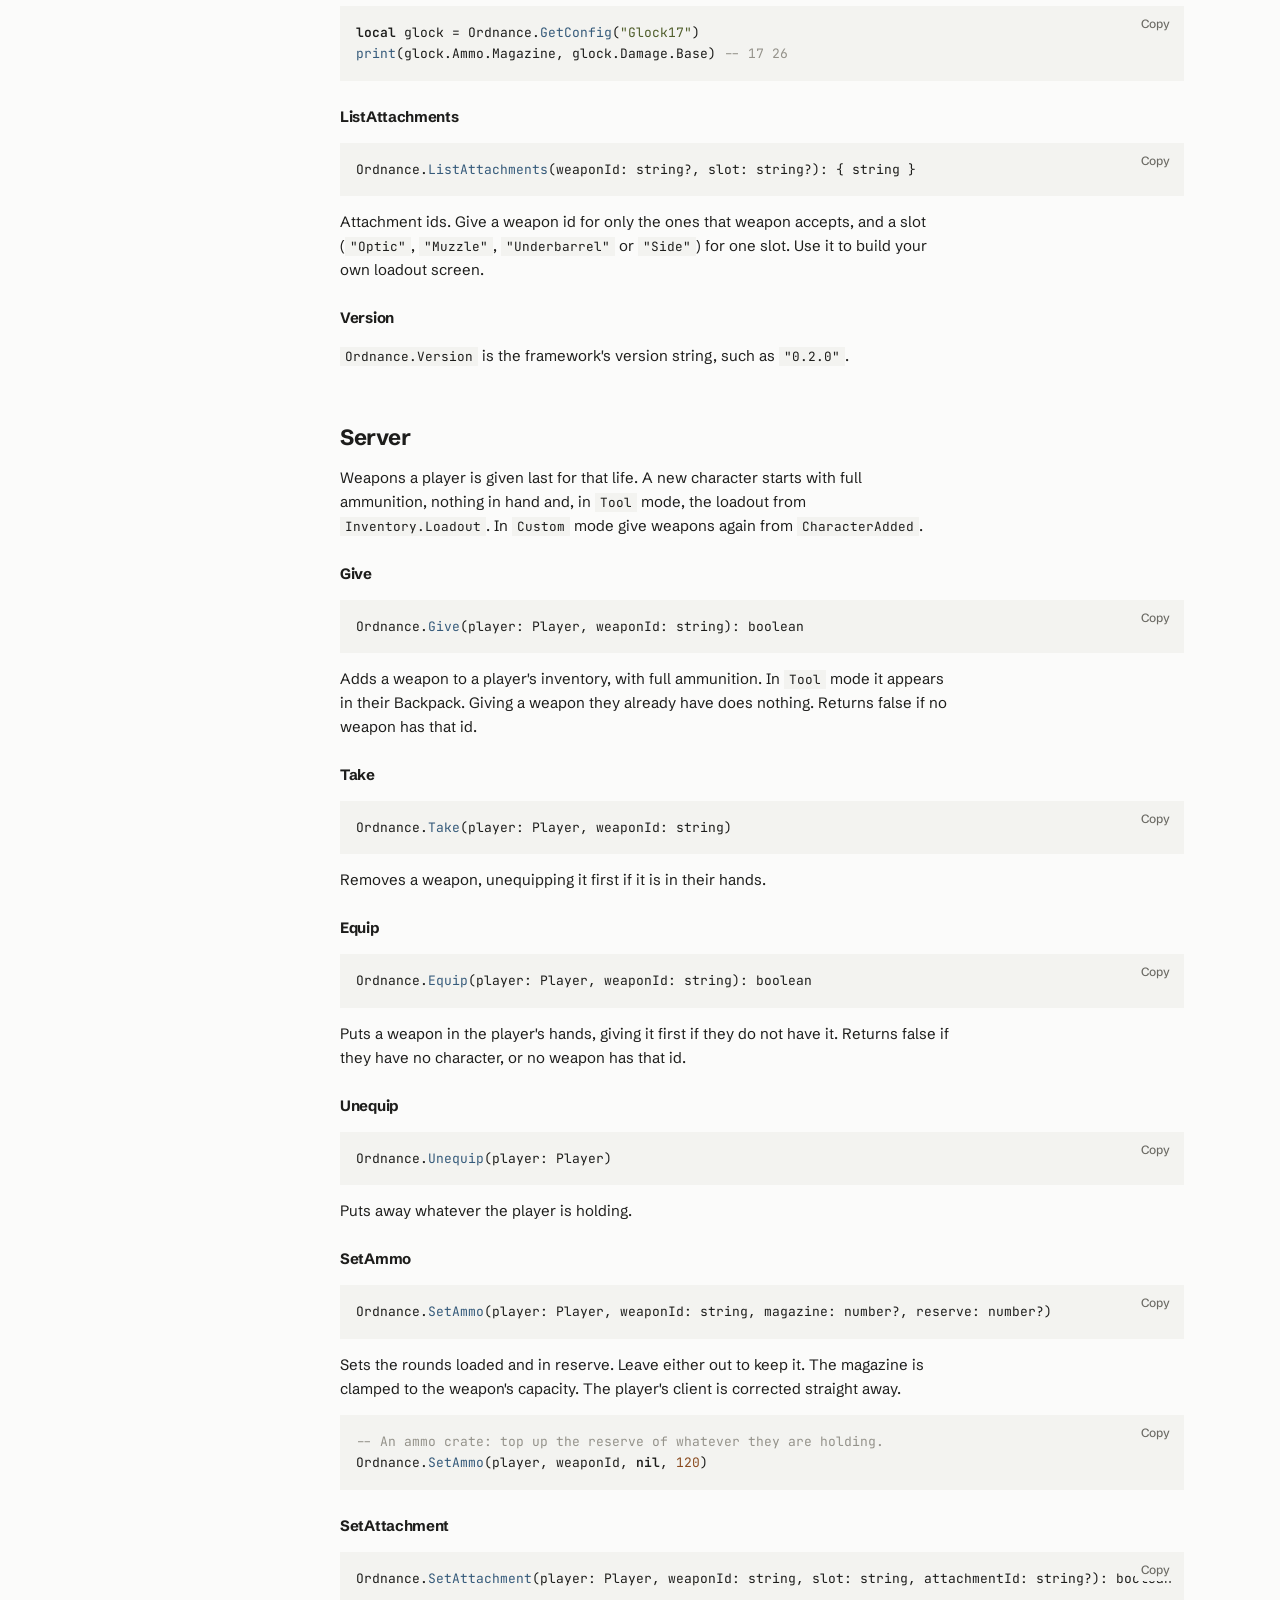
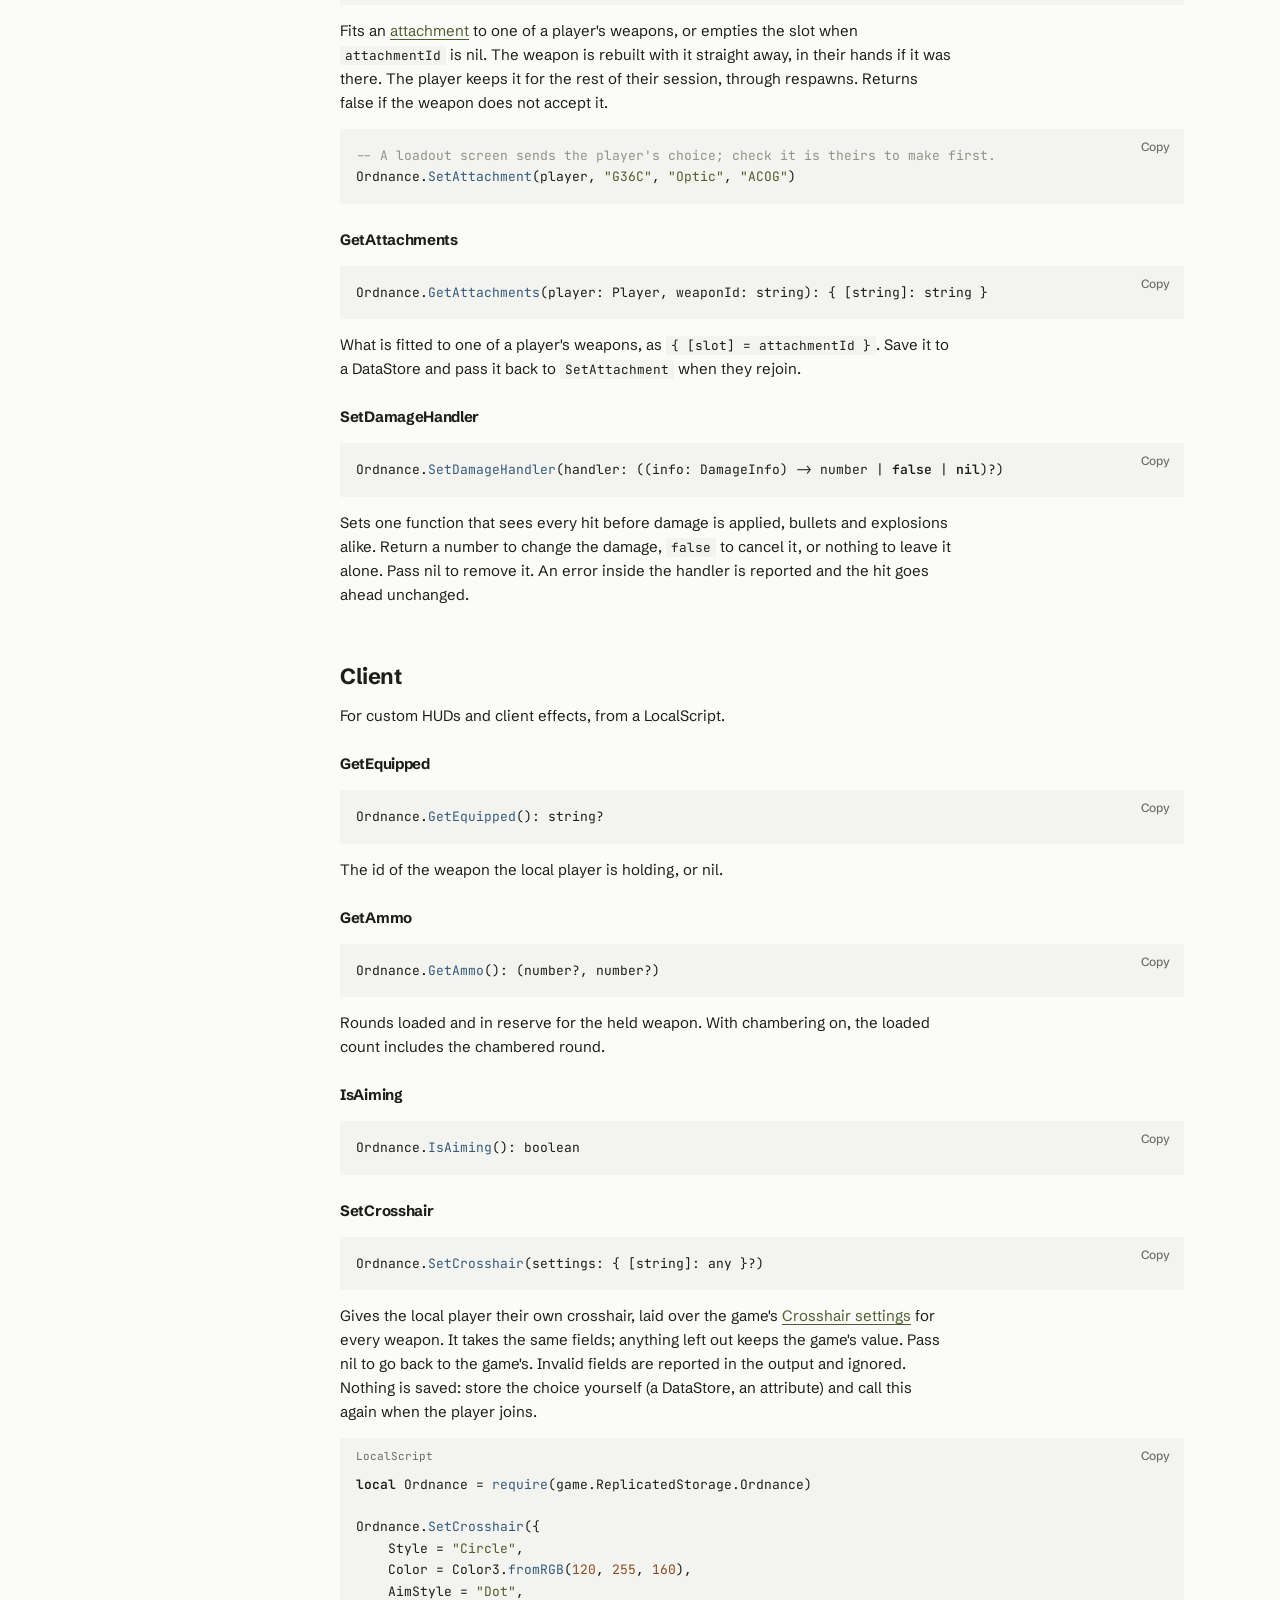
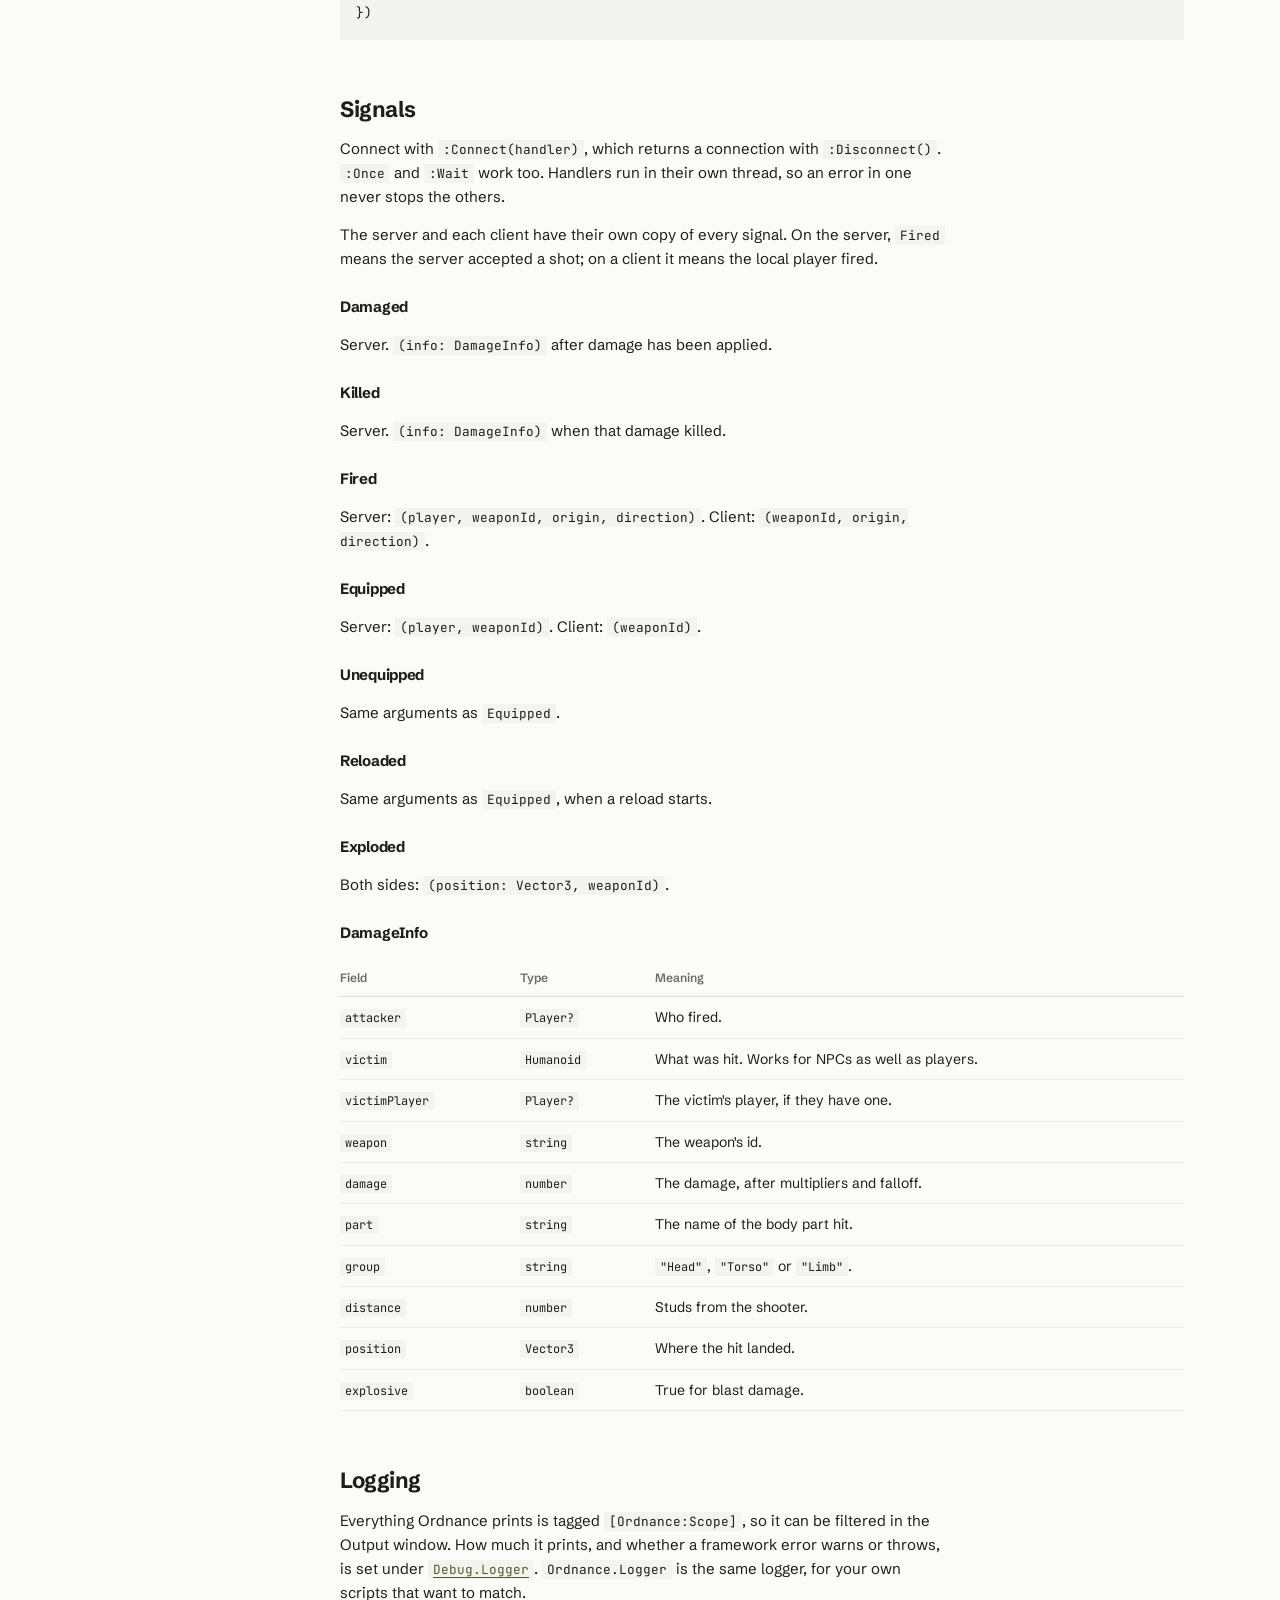
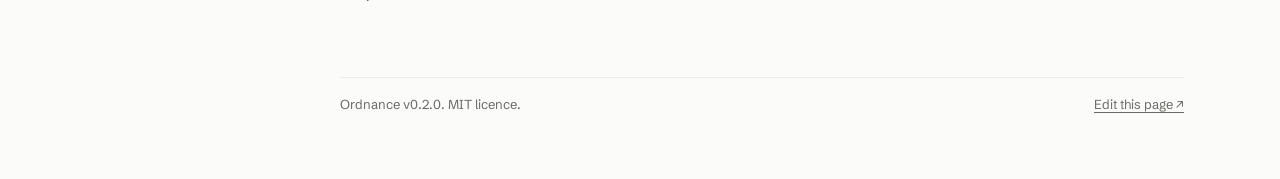
<file: docs/api.html>
<!doctype html>
<html lang="en">
<head>
<meta charset="utf-8">
<meta name="viewport" content="width=device-width, initial-scale=1, viewport-fit=cover">
<title>Scripting API – Ordnance</title>
<meta name="description" content="The Ordnance scripting API: give and equip weapons, set ammo, change damage, and listen for shots, hits and kills.">
<meta property="og:title" content="Scripting API – Ordnance">
<meta property="og:description" content="The Ordnance scripting API: give and equip weapons, set ammo, change damage, and listen for shots, hits and kills.">
<link rel="icon" href="favicon.svg" type="image/svg+xml">
<link rel="preconnect" href="https://fonts.googleapis.com">
<link rel="preconnect" href="https://fonts.gstatic.com" crossorigin>
<link rel="stylesheet" href="https://fonts.googleapis.com/css2?family=Schibsted+Grotesk:wght@400;500;600;700&amp;family=JetBrains+Mono:wght@400;600&amp;display=swap">
<link rel="stylesheet" href="style.css">
</head>
<body>
<div class="shell">
  <nav class="rail" aria-label="Pages">
    <a class="brand" href="index.html">Ordnance</a>
    <span class="ver">v0.2.0</span>
    <a class="get" href="https://github.com/xerseer/ORDINANCE/releases" target="_blank" rel="noopener">Get Ordnance&nbsp;↗</a>
    <a class="item" href="index.html">Start here</a>
    <a class="item" href="weapons.html">Weapons</a>
    <a class="item" href="attachments.html">Attachments</a>
    <a class="item" href="config.html">Configuration</a>
    <a class="item" href="presets.html">Presets</a>
    <a class="item" href="animation.html">Animation</a>
    <a class="item here" href="api.html" aria-current="page">Scripting API</a><div class="subs"><a class="sub" href="#examples">Examples</a><a class="sub" href="#shared">Shared</a><a class="sub" href="#server">Server</a><a class="sub" href="#client">Client</a><a class="sub" href="#signals">Signals</a><a class="sub" href="#logging">Logging</a></div>
    <a class="item" href="security.html">Security</a>
    <a class="item" href="plugin.html">Studio plugin</a>
    <a class="item" href="faq.html">Troubleshooting</a>
    <a class="item out" href="https://github.com/xerseer/ORDINANCE" target="_blank" rel="noopener">Source&nbsp;↗</a>
  </nav>
  <main>
<section id="top"><h1>Scripting API</h1>
<p class="lede">You never have to require Ordnance: it starts by itself. Require it when your game wants to hand out weapons, react to hits or change damage.</p>
<div class="code"><pre><code><span class="tk-kw">local</span> Ordnance = <span class="tk-fn">require</span>(game.ReplicatedStorage.Ordnance)</code></pre></div>
<p>Calling a server function from a client, or the other way round, logs an error and does nothing. It never throws.</p>
</section>
<section id="examples"><h2>Examples</h2>
<div class="pair">
<div class="code"><div class="label">ServerScriptService.KillFeed</div><pre><code><span class="tk-kw">local</span> Ordnance = <span class="tk-fn">require</span>(game.ReplicatedStorage.Ordnance)

Ordnance.Killed:<span class="tk-fn">Connect</span>(<span class="tk-kw">function</span>(info)
	<span class="tk-kw">local</span> killer = info.attacker <span class="tk-kw">and</span> info.attacker.Name <span class="tk-kw">or</span> <span class="tk-str">&quot;The world&quot;</span>
	<span class="tk-kw">local</span> victim = info.victimPlayer <span class="tk-kw">and</span> info.victimPlayer.Name <span class="tk-kw">or</span> info.victim.Parent.Name
	<span class="tk-fn">print</span>(<span class="tk-str">`{killer} killed {victim} with {info.weapon}`</span>)
<span class="tk-kw">end</span>)</code></pre></div>
<div class="code"><div class="label">ServerScriptService.Armour</div><pre><code><span class="tk-kw">local</span> Ordnance = <span class="tk-fn">require</span>(game.ReplicatedStorage.Ordnance)

Ordnance.<span class="tk-fn">SetDamageHandler</span>(<span class="tk-kw">function</span>(info)
	<span class="tk-kw">if</span> info.victim.Parent:<span class="tk-fn">GetAttribute</span>(<span class="tk-str">&quot;SafeZone&quot;</span>) <span class="tk-kw">then</span>
		<span class="tk-kw">return</span> <span class="tk-kw">false</span>
	<span class="tk-kw">end</span>
	<span class="tk-kw">if</span> info.group == <span class="tk-str">&quot;Torso&quot;</span> <span class="tk-kw">and</span> info.victim:<span class="tk-fn">GetAttribute</span>(<span class="tk-str">&quot;Vest&quot;</span>) <span class="tk-kw">then</span>
		<span class="tk-kw">return</span> info.damage * <span class="tk-num">0.6</span>
	<span class="tk-kw">end</span>
<span class="tk-kw">end</span>)</code></pre></div>
</div>
<p>A class-based loadout, with <code>Inventory.Mode = &quot;Custom&quot;</code> so nothing is handed out automatically:</p>
<div class="code"><div class="label">ServerScriptService.Loadouts</div><pre><code><span class="tk-kw">local</span> Players = game:<span class="tk-fn">GetService</span>(<span class="tk-str">&quot;Players&quot;</span>)
<span class="tk-kw">local</span> Ordnance = <span class="tk-fn">require</span>(game.ReplicatedStorage.Ordnance)

<span class="tk-kw">local</span> CLASSES = {
	Assault = { <span class="tk-str">&quot;G36C&quot;</span>, <span class="tk-str">&quot;Glock17&quot;</span> },
	Marksman = { <span class="tk-str">&quot;Remington700&quot;</span>, <span class="tk-str">&quot;Glock17&quot;</span> },
}

Players.PlayerAdded:<span class="tk-fn">Connect</span>(<span class="tk-kw">function</span>(player)
	player.CharacterAdded:<span class="tk-fn">Connect</span>(<span class="tk-kw">function</span>()
		<span class="tk-kw">local</span> class = player:<span class="tk-fn">GetAttribute</span>(<span class="tk-str">&quot;Class&quot;</span>) <span class="tk-kw">or</span> <span class="tk-str">&quot;Assault&quot;</span>
		<span class="tk-kw">for</span> _, weapon <span class="tk-kw">in</span> CLASSES[class] <span class="tk-kw">do</span>
			Ordnance.<span class="tk-fn">Give</span>(player, weapon)
		<span class="tk-kw">end</span>
		Ordnance.<span class="tk-fn">Equip</span>(player, CLASSES[class][<span class="tk-num">1</span>])
	<span class="tk-kw">end</span>)
<span class="tk-kw">end</span>)</code></pre></div>
</section>
<section id="shared"><h2>Shared</h2>
<h3 id="getweapons">GetWeapons</h3>
<div class="code"><pre><code>Ordnance.<span class="tk-fn">GetWeapons</span>(): { string }</code></pre></div>
<p>The ids of every loaded weapon, alphabetically. An id is the weapon module's name.</p>
<h3 id="getconfig">GetConfig</h3>
<div class="code"><pre><code>Ordnance.<span class="tk-fn">GetConfig</span>(weaponId: string?): Config?</code></pre></div>
<p>A weapon's resolved config, after every layer and <code>Tuning</code> has been applied, or the global config when no id is given. The table is frozen; read it, do not write it. Returns nil for a weapon that does not exist.</p>
<div class="code"><pre><code><span class="tk-kw">local</span> glock = Ordnance.<span class="tk-fn">GetConfig</span>(<span class="tk-str">&quot;Glock17&quot;</span>)
<span class="tk-fn">print</span>(glock.Ammo.Magazine, glock.Damage.Base) <span class="tk-com">-- 17 26</span></code></pre></div>
<h3 id="listattachments">ListAttachments</h3>
<div class="code"><pre><code>Ordnance.<span class="tk-fn">ListAttachments</span>(weaponId: string?, slot: string?): { string }</code></pre></div>
<p>Attachment ids. Give a weapon id for only the ones that weapon accepts, and a slot (<code>&quot;Optic&quot;</code>, <code>&quot;Muzzle&quot;</code>, <code>&quot;Underbarrel&quot;</code> or <code>&quot;Side&quot;</code>) for one slot. Use it to build your own loadout screen.</p>
<h3 id="version">Version</h3>
<p><code>Ordnance.Version</code> is the framework's version string, such as <code>&quot;0.2.0&quot;</code>.</p>
</section>
<section id="server"><h2>Server</h2>
<p>Weapons a player is given last for that life. A new character starts with full ammunition, nothing in hand and, in <code>Tool</code> mode, the loadout from <code>Inventory.Loadout</code>. In <code>Custom</code> mode give weapons again from <code>CharacterAdded</code>.</p>
<h3 id="give">Give</h3>
<div class="code"><pre><code>Ordnance.<span class="tk-fn">Give</span>(player: Player, weaponId: string): boolean</code></pre></div>
<p>Adds a weapon to a player's inventory, with full ammunition. In <code>Tool</code> mode it appears in their Backpack. Giving a weapon they already have does nothing. Returns false if no weapon has that id.</p>
<h3 id="take">Take</h3>
<div class="code"><pre><code>Ordnance.<span class="tk-fn">Take</span>(player: Player, weaponId: string)</code></pre></div>
<p>Removes a weapon, unequipping it first if it is in their hands.</p>
<h3 id="equip">Equip</h3>
<div class="code"><pre><code>Ordnance.<span class="tk-fn">Equip</span>(player: Player, weaponId: string): boolean</code></pre></div>
<p>Puts a weapon in the player's hands, giving it first if they do not have it. Returns false if they have no character, or no weapon has that id.</p>
<h3 id="unequip">Unequip</h3>
<div class="code"><pre><code>Ordnance.<span class="tk-fn">Unequip</span>(player: Player)</code></pre></div>
<p>Puts away whatever the player is holding.</p>
<h3 id="setammo">SetAmmo</h3>
<div class="code"><pre><code>Ordnance.<span class="tk-fn">SetAmmo</span>(player: Player, weaponId: string, magazine: number?, reserve: number?)</code></pre></div>
<p>Sets the rounds loaded and in reserve. Leave either out to keep it. The magazine is clamped to the weapon's capacity. The player's client is corrected straight away.</p>
<div class="code"><pre><code><span class="tk-com">-- An ammo crate: top up the reserve of whatever they are holding.</span>
Ordnance.<span class="tk-fn">SetAmmo</span>(player, weaponId, <span class="tk-kw">nil</span>, <span class="tk-num">120</span>)</code></pre></div>
<h3 id="setattachment">SetAttachment</h3>
<div class="code"><pre><code>Ordnance.<span class="tk-fn">SetAttachment</span>(player: Player, weaponId: string, slot: string, attachmentId: string?): boolean</code></pre></div>
<p>Fits an <a href="attachments.html">attachment</a> to one of a player's weapons, or empties the slot when <code>attachmentId</code> is nil. The weapon is rebuilt with it straight away, in their hands if it was there. The player keeps it for the rest of their session, through respawns. Returns false if the weapon does not accept it.</p>
<div class="code"><pre><code><span class="tk-com">-- A loadout screen sends the player's choice; check it is theirs to make first.</span>
Ordnance.<span class="tk-fn">SetAttachment</span>(player, <span class="tk-str">&quot;G36C&quot;</span>, <span class="tk-str">&quot;Optic&quot;</span>, <span class="tk-str">&quot;ACOG&quot;</span>)</code></pre></div>
<h3 id="getattachments">GetAttachments</h3>
<div class="code"><pre><code>Ordnance.<span class="tk-fn">GetAttachments</span>(player: Player, weaponId: string): { [string]: string }</code></pre></div>
<p>What is fitted to one of a player's weapons, as <code>{ [slot] = attachmentId }</code>. Save it to a DataStore and pass it back to <code>SetAttachment</code> when they rejoin.</p>
<h3 id="setdamagehandler">SetDamageHandler</h3>
<div class="code"><pre><code>Ordnance.<span class="tk-fn">SetDamageHandler</span>(handler: ((info: DamageInfo) -&gt; number | <span class="tk-kw">false</span> | <span class="tk-kw">nil</span>)?)</code></pre></div>
<p>Sets one function that sees every hit before damage is applied, bullets and explosions alike. Return a number to change the damage, <code>false</code> to cancel it, or nothing to leave it alone. Pass nil to remove it. An error inside the handler is reported and the hit goes ahead unchanged.</p>
</section>
<section id="client"><h2>Client</h2>
<p>For custom HUDs and client effects, from a LocalScript.</p>
<h3 id="getequipped">GetEquipped</h3>
<div class="code"><pre><code>Ordnance.<span class="tk-fn">GetEquipped</span>(): string?</code></pre></div>
<p>The id of the weapon the local player is holding, or nil.</p>
<h3 id="getammo">GetAmmo</h3>
<div class="code"><pre><code>Ordnance.<span class="tk-fn">GetAmmo</span>(): (number?, number?)</code></pre></div>
<p>Rounds loaded and in reserve for the held weapon. With chambering on, the loaded count includes the chambered round.</p>
<h3 id="isaiming">IsAiming</h3>
<div class="code"><pre><code>Ordnance.<span class="tk-fn">IsAiming</span>(): boolean</code></pre></div>
<h3 id="setcrosshair">SetCrosshair</h3>
<div class="code"><pre><code>Ordnance.<span class="tk-fn">SetCrosshair</span>(settings: { [string]: any }?)</code></pre></div>
<p>Gives the local player their own crosshair, laid over the game's <a href="config.html#crosshair">Crosshair settings</a> for every weapon. It takes the same fields; anything left out keeps the game's value. Pass nil to go back to the game's. Invalid fields are reported in the output and ignored. Nothing is saved: store the choice yourself (a DataStore, an attribute) and call this again when the player joins.</p>
<div class="code"><div class="label">LocalScript</div><pre><code><span class="tk-kw">local</span> Ordnance = <span class="tk-fn">require</span>(game.ReplicatedStorage.Ordnance)

Ordnance.<span class="tk-fn">SetCrosshair</span>({
	Style = <span class="tk-str">&quot;Circle&quot;</span>,
	Color = Color3.<span class="tk-fn">fromRGB</span>(<span class="tk-num">120</span>, <span class="tk-num">255</span>, <span class="tk-num">160</span>),
	AimStyle = <span class="tk-str">&quot;Dot&quot;</span>,
})</code></pre></div>
</section>
<section id="signals"><h2>Signals</h2>
<p>Connect with <code>:Connect(handler)</code>, which returns a connection with <code>:Disconnect()</code>. <code>:Once</code> and <code>:Wait</code> work too. Handlers run in their own thread, so an error in one never stops the others.</p>
<p>The server and each client have their own copy of every signal. On the server, <code>Fired</code> means the server accepted a shot; on a client it means the local player fired.</p>
<h3 id="damaged">Damaged</h3>
<p>Server. <code>(info: DamageInfo)</code> after damage has been applied.</p>
<h3 id="killed">Killed</h3>
<p>Server. <code>(info: DamageInfo)</code> when that damage killed.</p>
<h3 id="fired">Fired</h3>
<p>Server: <code>(player, weaponId, origin, direction)</code>. Client: <code>(weaponId, origin, direction)</code>.</p>
<h3 id="equipped">Equipped</h3>
<p>Server: <code>(player, weaponId)</code>. Client: <code>(weaponId)</code>.</p>
<h3 id="unequipped">Unequipped</h3>
<p>Same arguments as <code>Equipped</code>.</p>
<h3 id="reloaded">Reloaded</h3>
<p>Same arguments as <code>Equipped</code>, when a reload starts.</p>
<h3 id="exploded">Exploded</h3>
<p>Both sides: <code>(position: Vector3, weaponId)</code>.</p>
<h3 id="damageinfo">DamageInfo</h3>
<div class="tbl"><table><thead><tr><th>Field</th><th>Type</th><th>Meaning</th></tr></thead><tbody><tr><td><code>attacker</code></td><td><code>Player?</code></td><td>Who fired.</td></tr><tr><td><code>victim</code></td><td><code>Humanoid</code></td><td>What was hit. Works for NPCs as well as players.</td></tr><tr><td><code>victimPlayer</code></td><td><code>Player?</code></td><td>The victim's player, if they have one.</td></tr><tr><td><code>weapon</code></td><td><code>string</code></td><td>The weapon's id.</td></tr><tr><td><code>damage</code></td><td><code>number</code></td><td>The damage, after multipliers and falloff.</td></tr><tr><td><code>part</code></td><td><code>string</code></td><td>The name of the body part hit.</td></tr><tr><td><code>group</code></td><td><code>string</code></td><td><code>&quot;Head&quot;</code>, <code>&quot;Torso&quot;</code> or <code>&quot;Limb&quot;</code>.</td></tr><tr><td><code>distance</code></td><td><code>number</code></td><td>Studs from the shooter.</td></tr><tr><td><code>position</code></td><td><code>Vector3</code></td><td>Where the hit landed.</td></tr><tr><td><code>explosive</code></td><td><code>boolean</code></td><td>True for blast damage.</td></tr></tbody></table></div>
</section>
<section id="logging"><h2>Logging</h2>
<p>Everything Ordnance prints is tagged <code>[Ordnance:Scope]</code>, so it can be filtered in the Output window. How much it prints, and whether a framework error warns or throws, is set under <a href="config.html#debug"><code>Debug.Logger</code></a>. <code>Ordnance.Logger</code> is the same logger, for your own scripts that want to match.</p>
</section>
    <footer>
      <span>Ordnance v0.2.0. MIT licence.</span>
      <a href="https://github.com/xerseer/ORDINANCE/blob/main/site/api.md">Edit this page&nbsp;↗</a>
    </footer>
  </main>
</div>
<script src="site.js"></script>
</body>
</html>
</file>
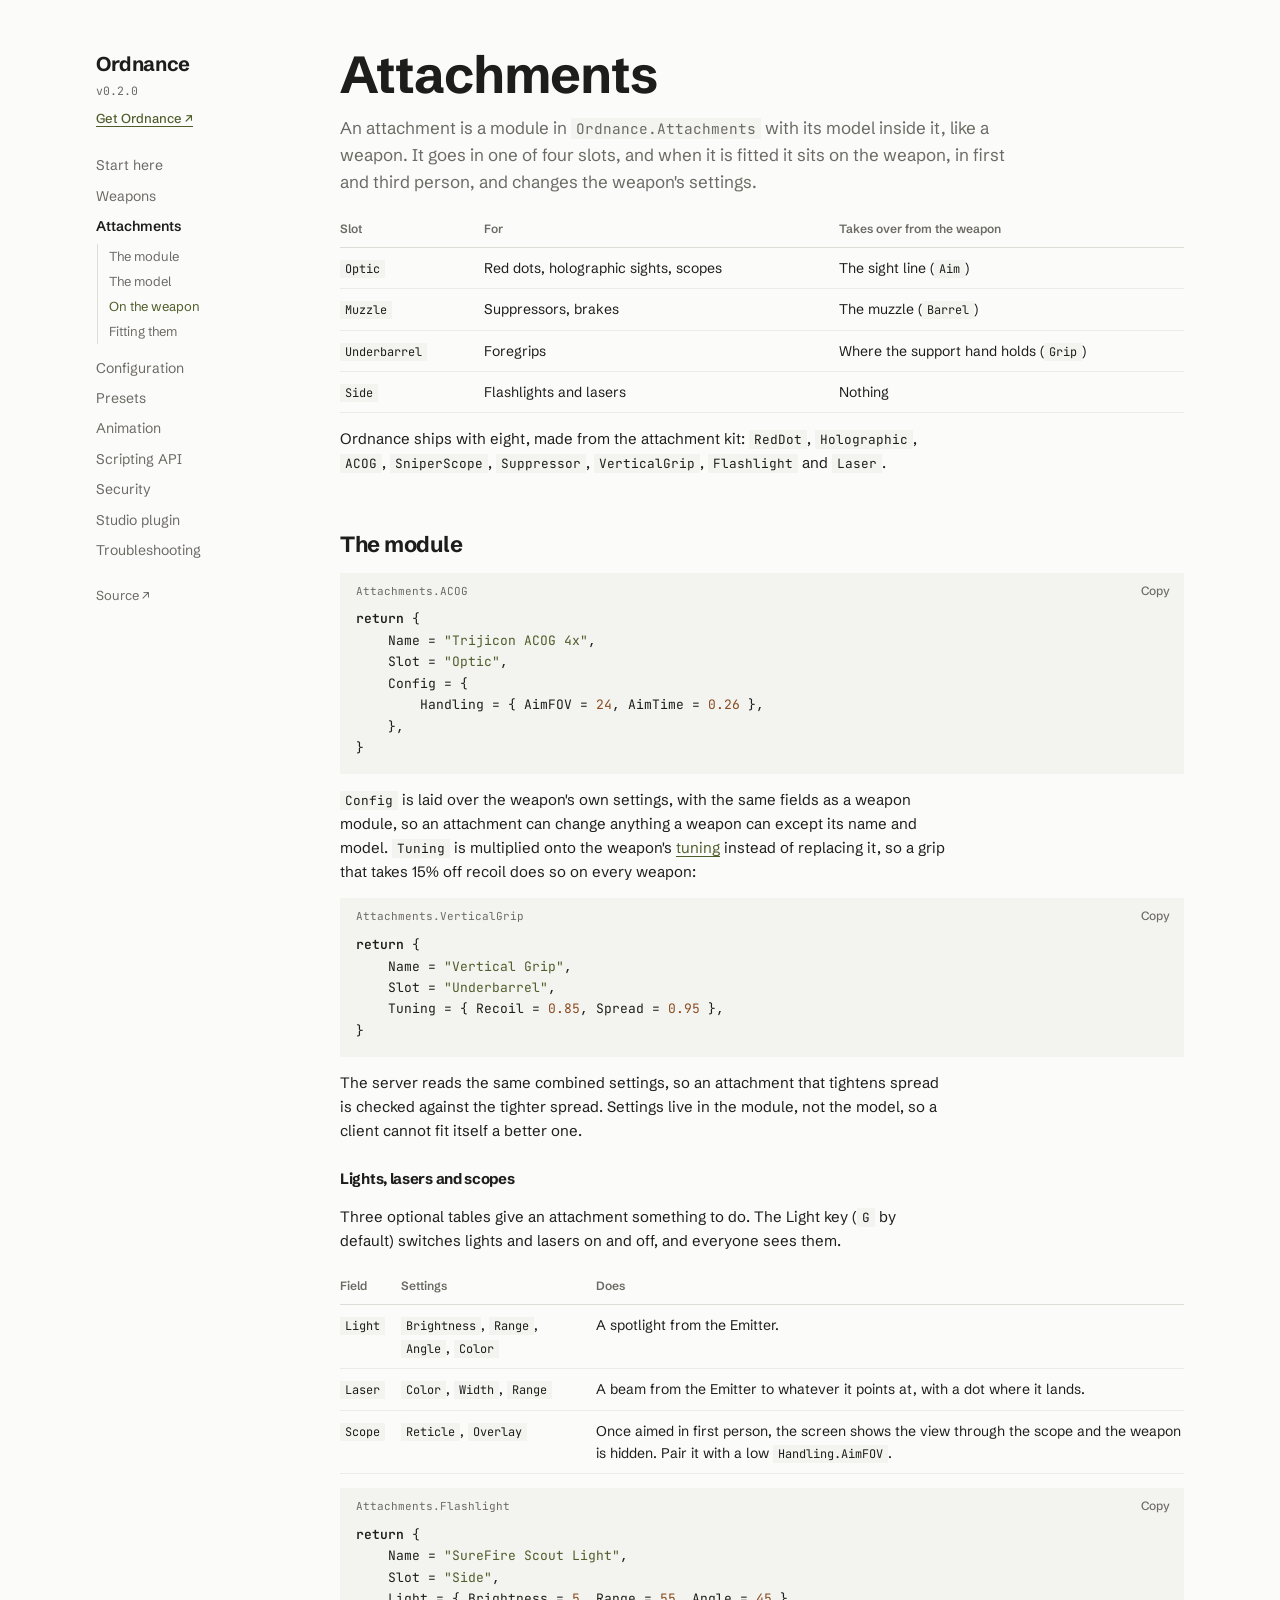
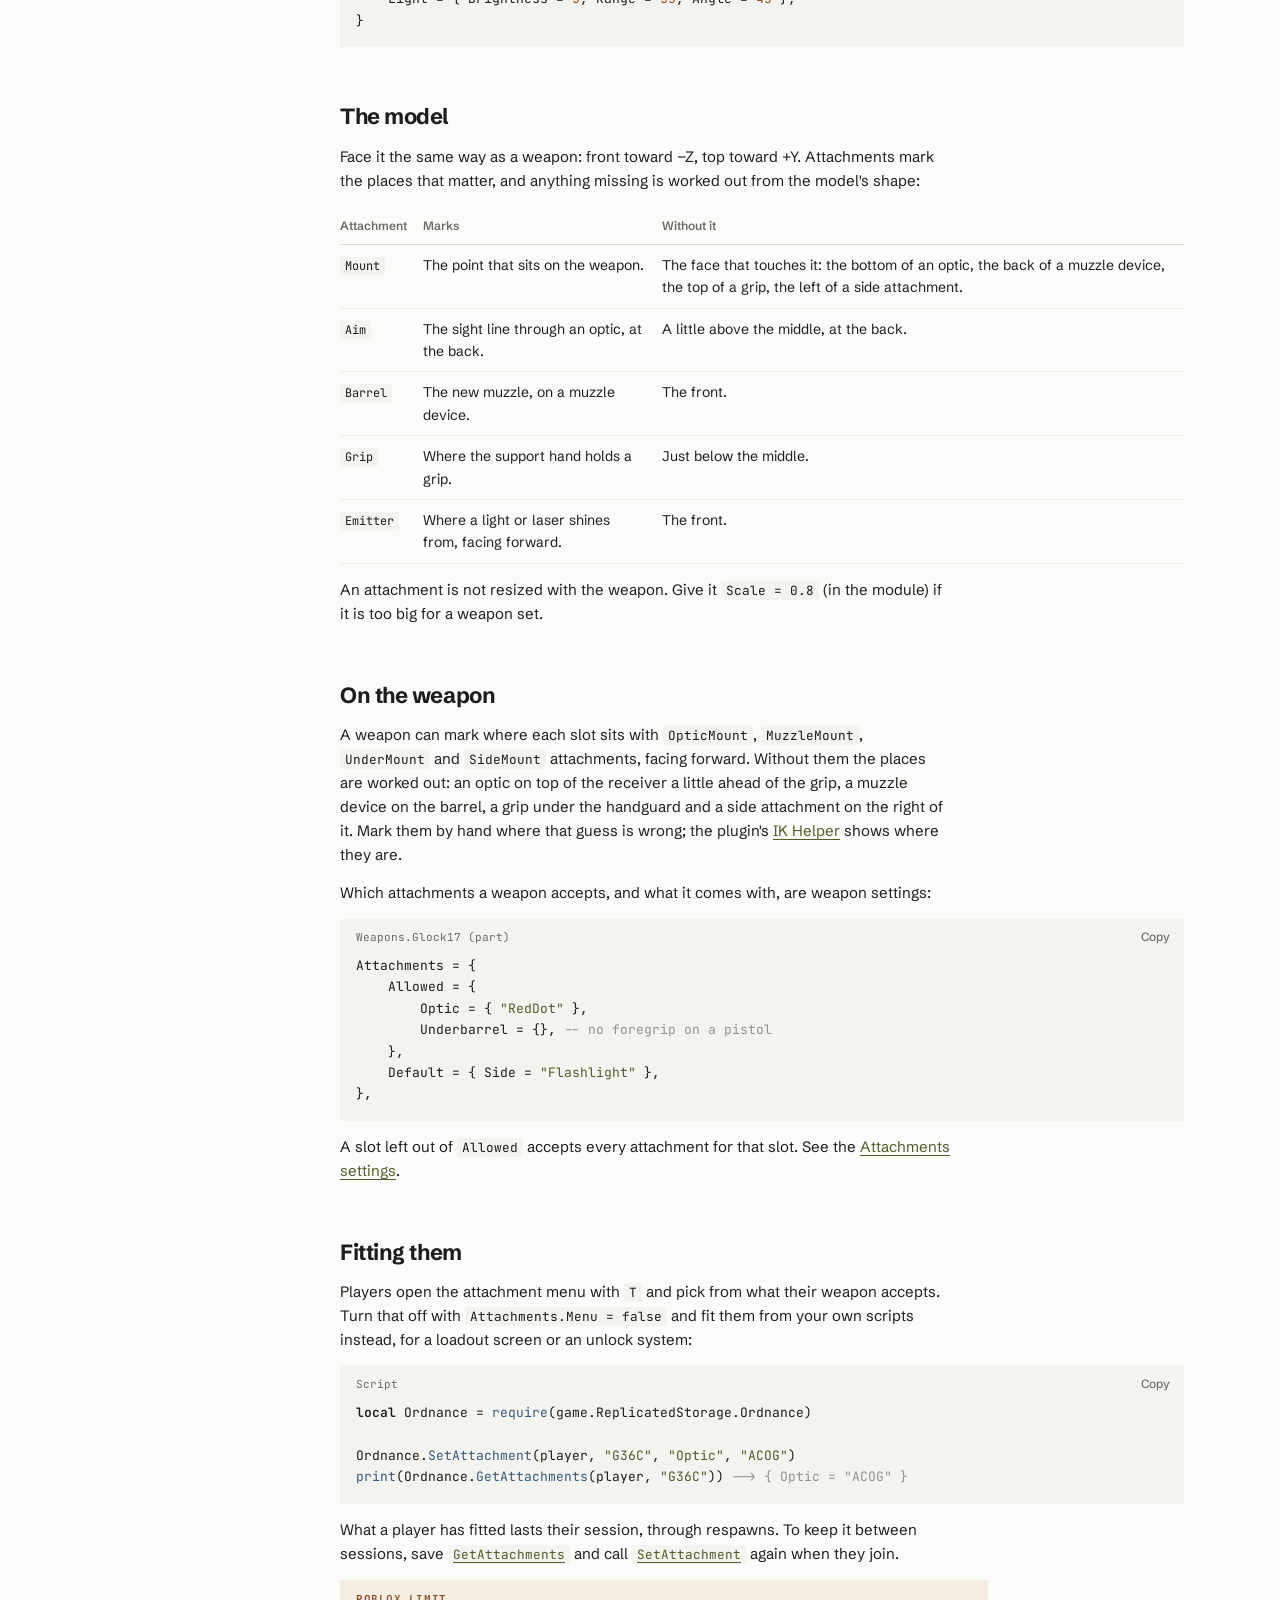
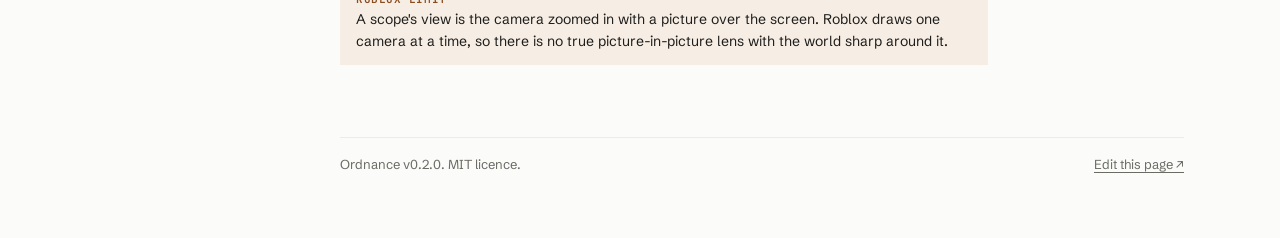
<file: docs/attachments.html>
<!doctype html>
<html lang="en">
<head>
<meta charset="utf-8">
<meta name="viewport" content="width=device-width, initial-scale=1, viewport-fit=cover">
<title>Attachments – Ordnance</title>
<meta name="description" content="Scopes, sights, suppressors, grips, flashlights and lasers: how attachments are made, how they change a weapon, and how players and games fit them.">
<meta property="og:title" content="Attachments – Ordnance">
<meta property="og:description" content="Scopes, sights, suppressors, grips, flashlights and lasers: how attachments are made, how they change a weapon, and how players and games fit them.">
<link rel="icon" href="favicon.svg" type="image/svg+xml">
<link rel="preconnect" href="https://fonts.googleapis.com">
<link rel="preconnect" href="https://fonts.gstatic.com" crossorigin>
<link rel="stylesheet" href="https://fonts.googleapis.com/css2?family=Schibsted+Grotesk:wght@400;500;600;700&amp;family=JetBrains+Mono:wght@400;600&amp;display=swap">
<link rel="stylesheet" href="style.css">
</head>
<body>
<div class="shell">
  <nav class="rail" aria-label="Pages">
    <a class="brand" href="index.html">Ordnance</a>
    <span class="ver">v0.2.0</span>
    <a class="get" href="https://github.com/xerseer/ORDINANCE/releases" target="_blank" rel="noopener">Get Ordnance&nbsp;↗</a>
    <a class="item" href="index.html">Start here</a>
    <a class="item" href="weapons.html">Weapons</a>
    <a class="item here" href="attachments.html" aria-current="page">Attachments</a><div class="subs"><a class="sub" href="#module">The module</a><a class="sub" href="#model">The model</a><a class="sub" href="#mounts">On the weapon</a><a class="sub" href="#fitting">Fitting them</a></div>
    <a class="item" href="config.html">Configuration</a>
    <a class="item" href="presets.html">Presets</a>
    <a class="item" href="animation.html">Animation</a>
    <a class="item" href="api.html">Scripting API</a>
    <a class="item" href="security.html">Security</a>
    <a class="item" href="plugin.html">Studio plugin</a>
    <a class="item" href="faq.html">Troubleshooting</a>
    <a class="item out" href="https://github.com/xerseer/ORDINANCE" target="_blank" rel="noopener">Source&nbsp;↗</a>
  </nav>
  <main>
<section id="top"><h1>Attachments</h1>
<p class="lede">An attachment is a module in <code>Ordnance.Attachments</code> with its model inside it, like a weapon. It goes in one of four slots, and when it is fitted it sits on the weapon, in first and third person, and changes the weapon's settings.</p>
<div class="tbl"><table><thead><tr><th>Slot</th><th>For</th><th>Takes over from the weapon</th></tr></thead><tbody><tr><td><code>Optic</code></td><td>Red dots, holographic sights, scopes</td><td>The sight line (<code>Aim</code>)</td></tr><tr><td><code>Muzzle</code></td><td>Suppressors, brakes</td><td>The muzzle (<code>Barrel</code>)</td></tr><tr><td><code>Underbarrel</code></td><td>Foregrips</td><td>Where the support hand holds (<code>Grip</code>)</td></tr><tr><td><code>Side</code></td><td>Flashlights and lasers</td><td>Nothing</td></tr></tbody></table></div>
<p>Ordnance ships with eight, made from the attachment kit: <code>RedDot</code>, <code>Holographic</code>, <code>ACOG</code>, <code>SniperScope</code>, <code>Suppressor</code>, <code>VerticalGrip</code>, <code>Flashlight</code> and <code>Laser</code>.</p>
</section>
<section id="module"><h2>The module</h2>
<div class="code"><div class="label">Attachments.ACOG</div><pre><code><span class="tk-kw">return</span> {
	Name = <span class="tk-str">&quot;Trijicon ACOG 4x&quot;</span>,
	Slot = <span class="tk-str">&quot;Optic&quot;</span>,
	Config = {
		Handling = { AimFOV = <span class="tk-num">24</span>, AimTime = <span class="tk-num">0.26</span> },
	},
}</code></pre></div>
<p><code>Config</code> is laid over the weapon's own settings, with the same fields as a weapon module, so an attachment can change anything a weapon can except its name and model. <code>Tuning</code> is multiplied onto the weapon's <a href="config.html#tuning">tuning</a> instead of replacing it, so a grip that takes 15% off recoil does so on every weapon:</p>
<div class="code"><div class="label">Attachments.VerticalGrip</div><pre><code><span class="tk-kw">return</span> {
	Name = <span class="tk-str">&quot;Vertical Grip&quot;</span>,
	Slot = <span class="tk-str">&quot;Underbarrel&quot;</span>,
	Tuning = { Recoil = <span class="tk-num">0.85</span>, Spread = <span class="tk-num">0.95</span> },
}</code></pre></div>
<p>The server reads the same combined settings, so an attachment that tightens spread is checked against the tighter spread. Settings live in the module, not the model, so a client cannot fit itself a better one.</p>
<h3 id="behaviour">Lights, lasers and scopes</h3>
<p>Three optional tables give an attachment something to do. The Light key (<code>G</code> by default) switches lights and lasers on and off, and everyone sees them.</p>
<div class="tbl"><table><thead><tr><th>Field</th><th>Settings</th><th>Does</th></tr></thead><tbody><tr><td><code>Light</code></td><td><code>Brightness</code>, <code>Range</code>, <code>Angle</code>, <code>Color</code></td><td>A spotlight from the Emitter.</td></tr><tr><td><code>Laser</code></td><td><code>Color</code>, <code>Width</code>, <code>Range</code></td><td>A beam from the Emitter to whatever it points at, with a dot where it lands.</td></tr><tr><td><code>Scope</code></td><td><code>Reticle</code>, <code>Overlay</code></td><td>Once aimed in first person, the screen shows the view through the scope and the weapon is hidden. Pair it with a low <code>Handling.AimFOV</code>.</td></tr></tbody></table></div>
<div class="code"><div class="label">Attachments.Flashlight</div><pre><code><span class="tk-kw">return</span> {
	Name = <span class="tk-str">&quot;SureFire Scout Light&quot;</span>,
	Slot = <span class="tk-str">&quot;Side&quot;</span>,
	Light = { Brightness = <span class="tk-num">5</span>, Range = <span class="tk-num">55</span>, Angle = <span class="tk-num">45</span> },
}</code></pre></div>
</section>
<section id="model"><h2>The model</h2>
<p>Face it the same way as a weapon: front toward −Z, top toward +Y. Attachments mark the places that matter, and anything missing is worked out from the model's shape:</p>
<div class="tbl"><table><thead><tr><th>Attachment</th><th>Marks</th><th>Without it</th></tr></thead><tbody><tr><td><code>Mount</code></td><td>The point that sits on the weapon.</td><td>The face that touches it: the bottom of an optic, the back of a muzzle device, the top of a grip, the left of a side attachment.</td></tr><tr><td><code>Aim</code></td><td>The sight line through an optic, at the back.</td><td>A little above the middle, at the back.</td></tr><tr><td><code>Barrel</code></td><td>The new muzzle, on a muzzle device.</td><td>The front.</td></tr><tr><td><code>Grip</code></td><td>Where the support hand holds a grip.</td><td>Just below the middle.</td></tr><tr><td><code>Emitter</code></td><td>Where a light or laser shines from, facing forward.</td><td>The front.</td></tr></tbody></table></div>
<p>An attachment is not resized with the weapon. Give it <code>Scale = 0.8</code> (in the module) if it is too big for a weapon set.</p>
</section>
<section id="mounts"><h2>On the weapon</h2>
<p>A weapon can mark where each slot sits with <code>OpticMount</code>, <code>MuzzleMount</code>, <code>UnderMount</code> and <code>SideMount</code> attachments, facing forward. Without them the places are worked out: an optic on top of the receiver a little ahead of the grip, a muzzle device on the barrel, a grip under the handguard and a side attachment on the right of it. Mark them by hand where that guess is wrong; the plugin's <a href="plugin.html#helper">IK Helper</a> shows where they are.</p>
<p>Which attachments a weapon accepts, and what it comes with, are weapon settings:</p>
<div class="code"><div class="label">Weapons.Glock17 (part)</div><pre><code>Attachments = {
	Allowed = {
		Optic = { <span class="tk-str">&quot;RedDot&quot;</span> },
		Underbarrel = {}, <span class="tk-com">-- no foregrip on a pistol</span>
	},
	Default = { Side = <span class="tk-str">&quot;Flashlight&quot;</span> },
},</code></pre></div>
<p>A slot left out of <code>Allowed</code> accepts every attachment for that slot. See the <a href="config.html#attachments">Attachments settings</a>.</p>
</section>
<section id="fitting"><h2>Fitting them</h2>
<p>Players open the attachment menu with <code>T</code> and pick from what their weapon accepts. Turn that off with <code>Attachments.Menu = false</code> and fit them from your own scripts instead, for a loadout screen or an unlock system:</p>
<div class="code"><div class="label">Script</div><pre><code><span class="tk-kw">local</span> Ordnance = <span class="tk-fn">require</span>(game.ReplicatedStorage.Ordnance)

Ordnance.<span class="tk-fn">SetAttachment</span>(player, <span class="tk-str">&quot;G36C&quot;</span>, <span class="tk-str">&quot;Optic&quot;</span>, <span class="tk-str">&quot;ACOG&quot;</span>)
<span class="tk-fn">print</span>(Ordnance.<span class="tk-fn">GetAttachments</span>(player, <span class="tk-str">&quot;G36C&quot;</span>)) <span class="tk-com">--&gt; { Optic = &quot;ACOG&quot; }</span></code></pre></div>
<p>What a player has fitted lasts their session, through respawns. To keep it between sessions, save <a href="api.html#getattachments"><code>GetAttachments</code></a> and call <a href="api.html#setattachment"><code>SetAttachment</code></a> again when they join.</p>
<div class="note limit"><span class="kicker">Roblox limit</span><p>A scope's view is the camera zoomed in with a picture over the screen. Roblox draws one camera at a time, so there is no true picture-in-picture lens with the world sharp around it.</p></div>
</section>
    <footer>
      <span>Ordnance v0.2.0. MIT licence.</span>
      <a href="https://github.com/xerseer/ORDINANCE/blob/main/site/attachments.md">Edit this page&nbsp;↗</a>
    </footer>
  </main>
</div>
<script src="site.js"></script>
</body>
</html>
</file>
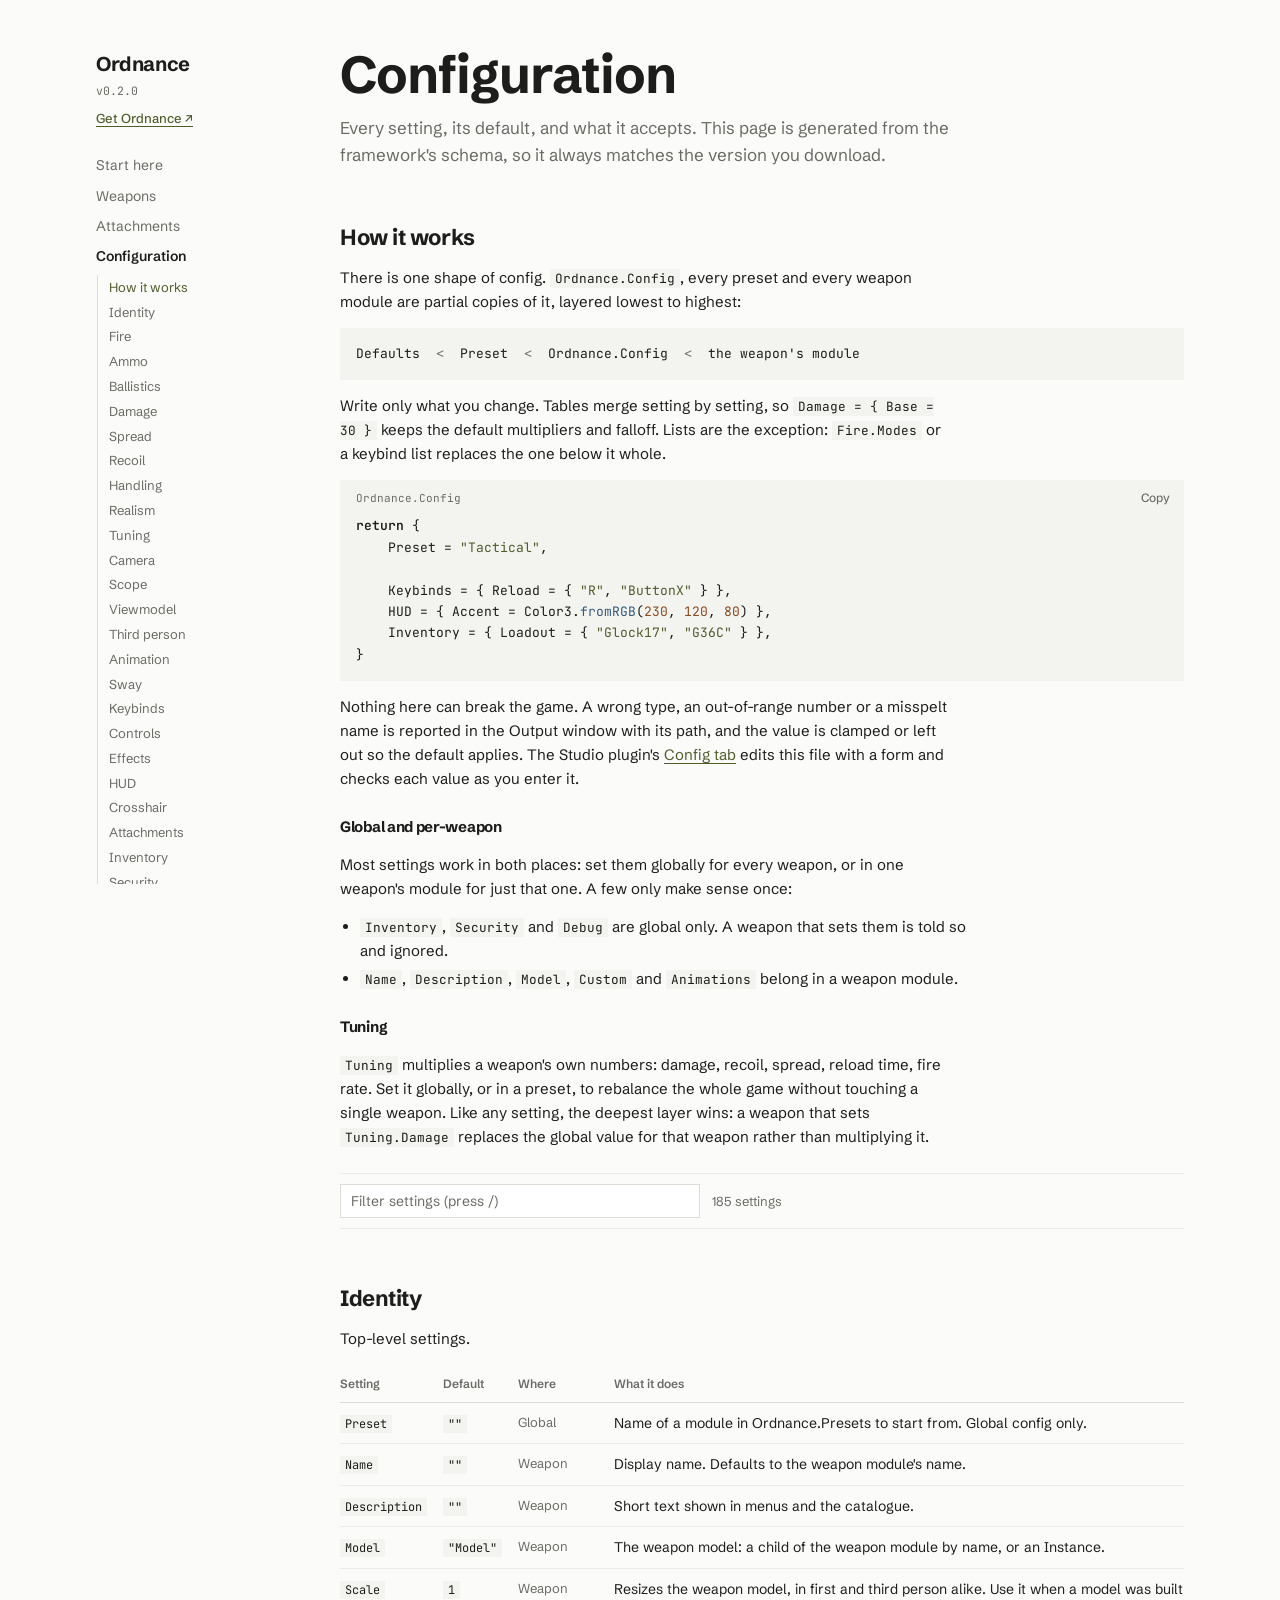
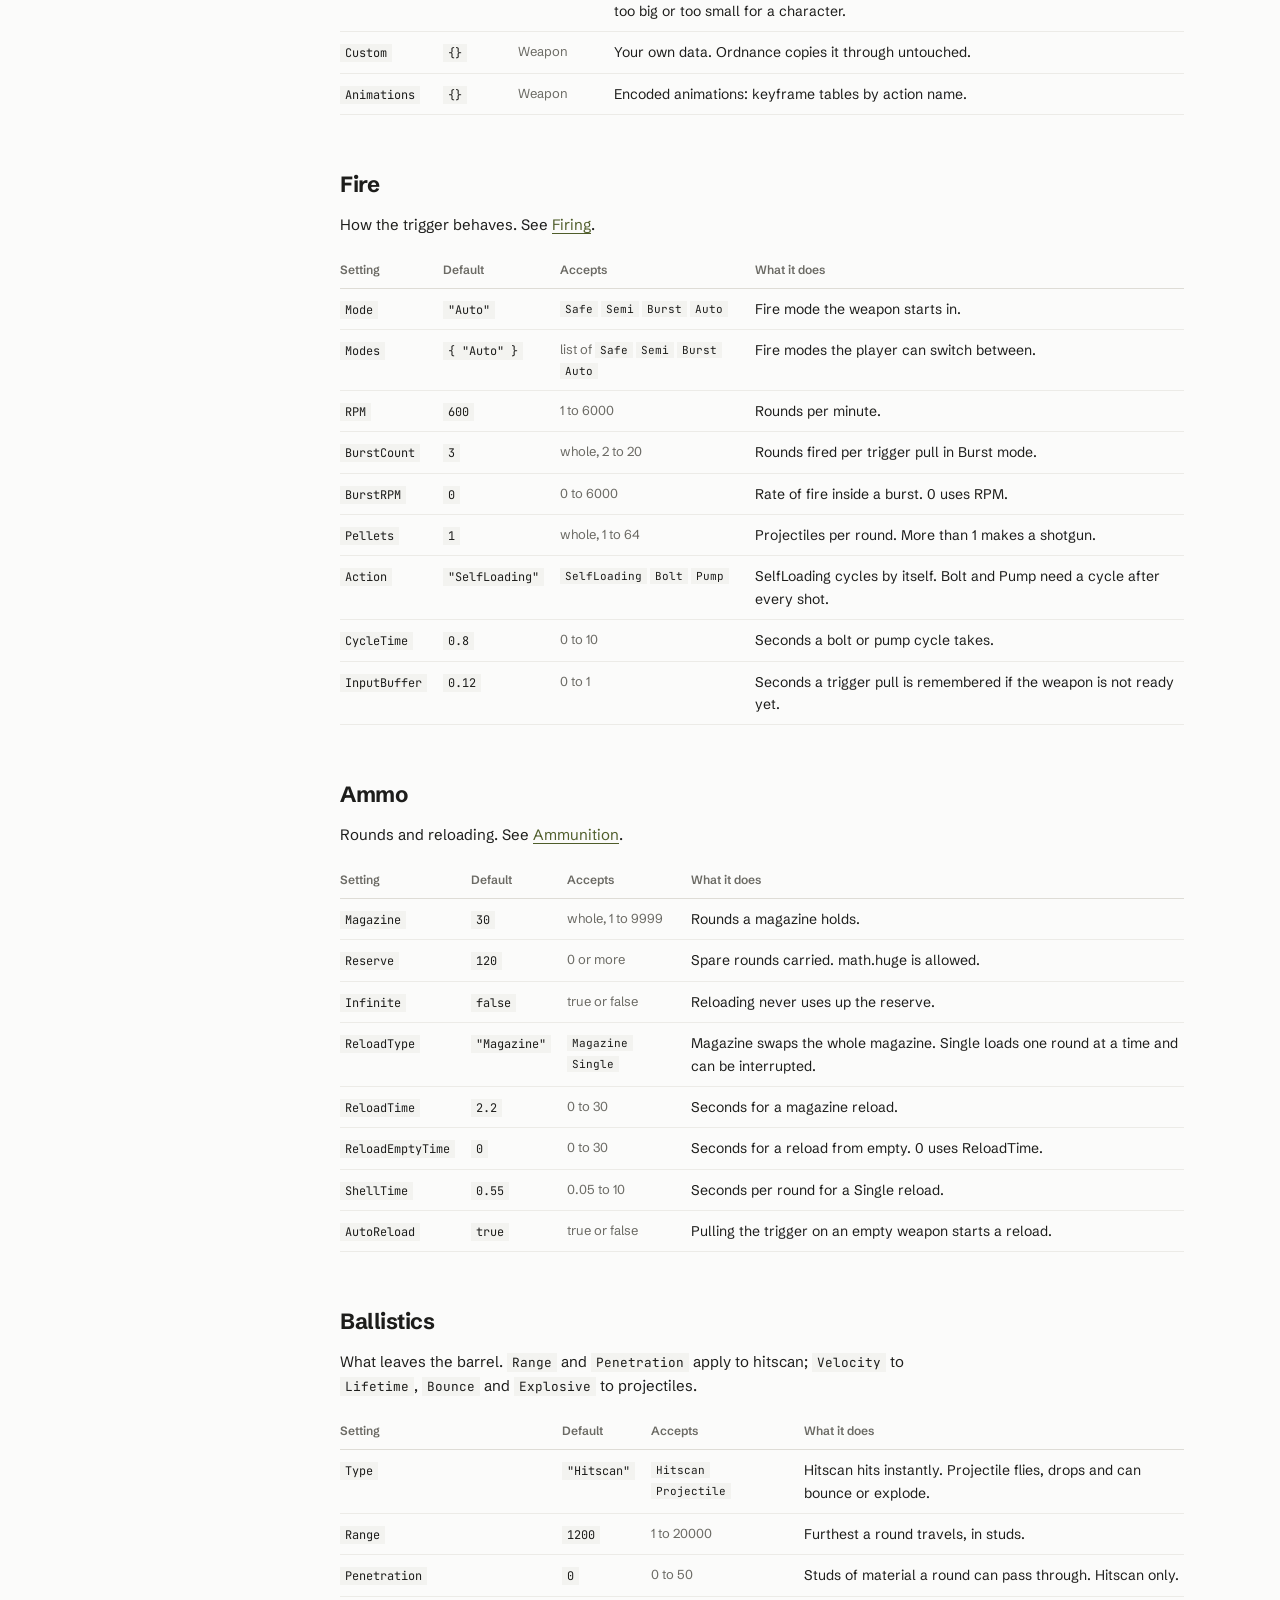
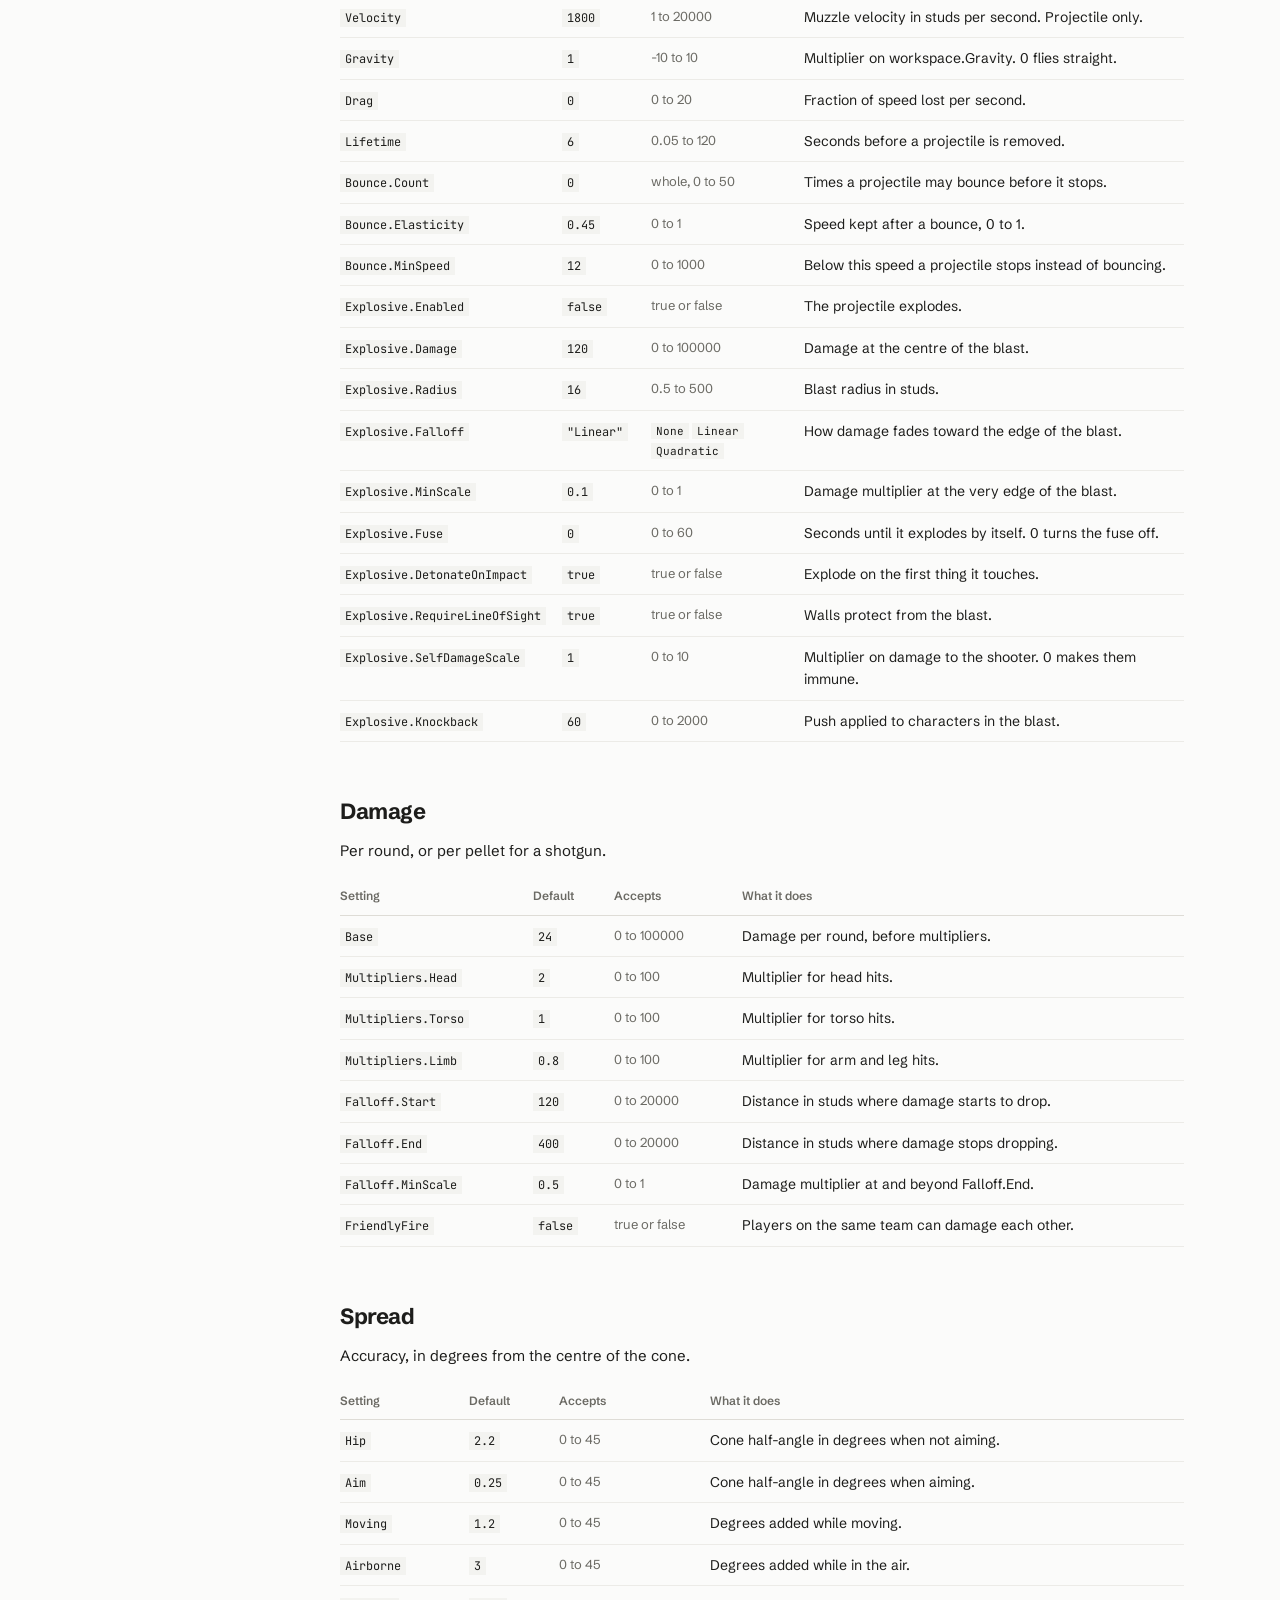
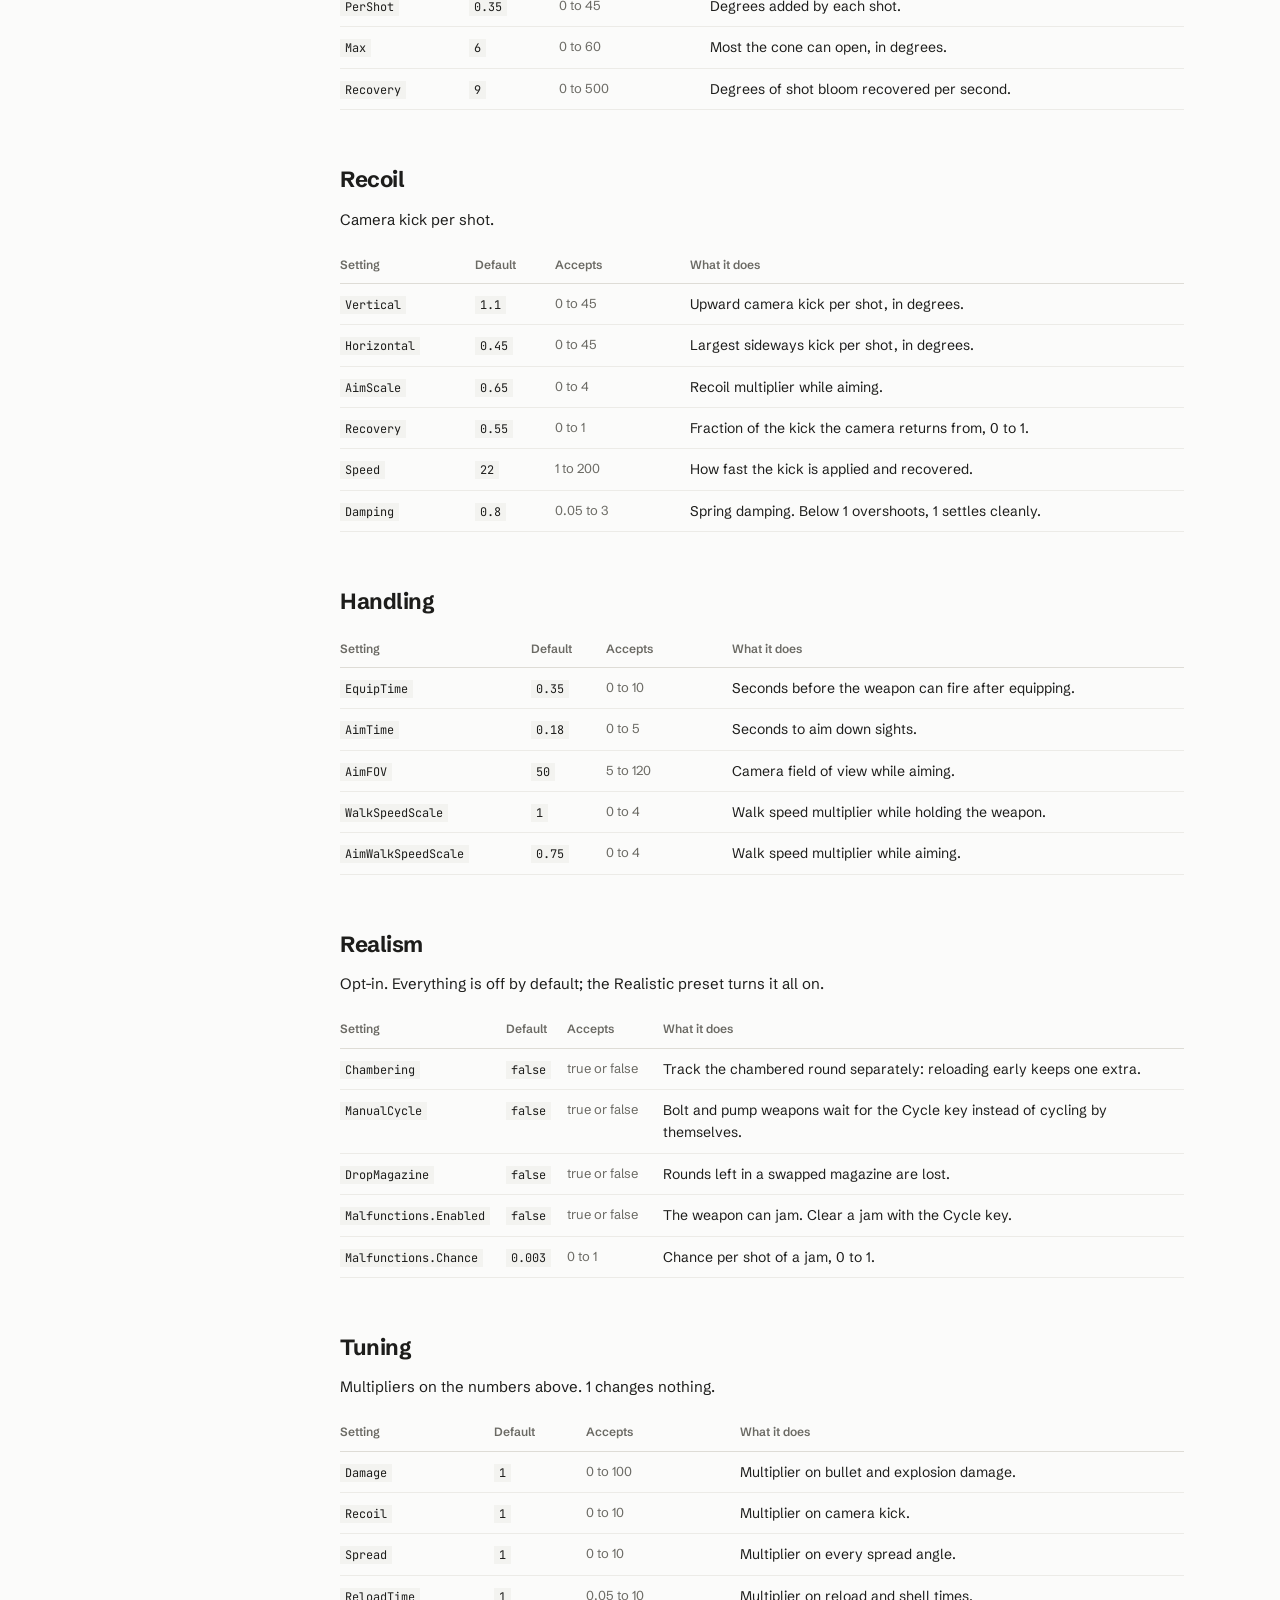
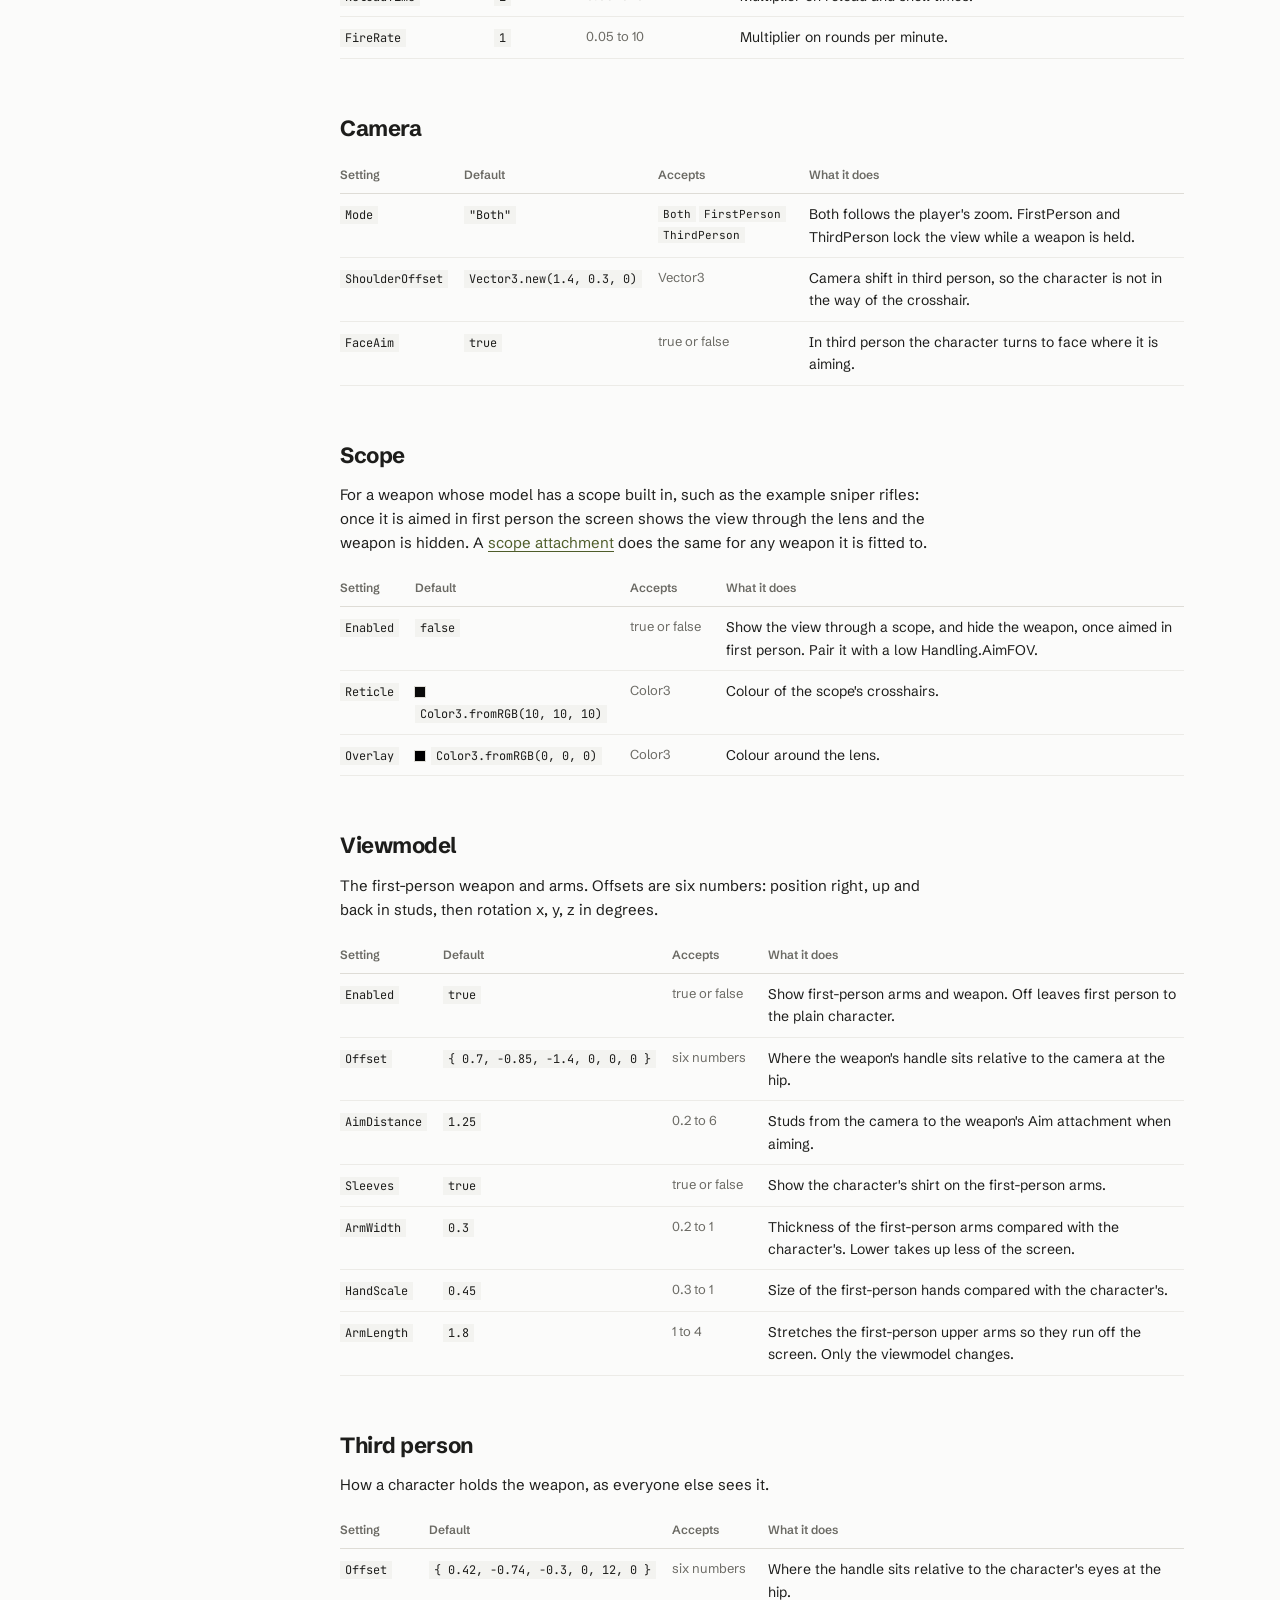
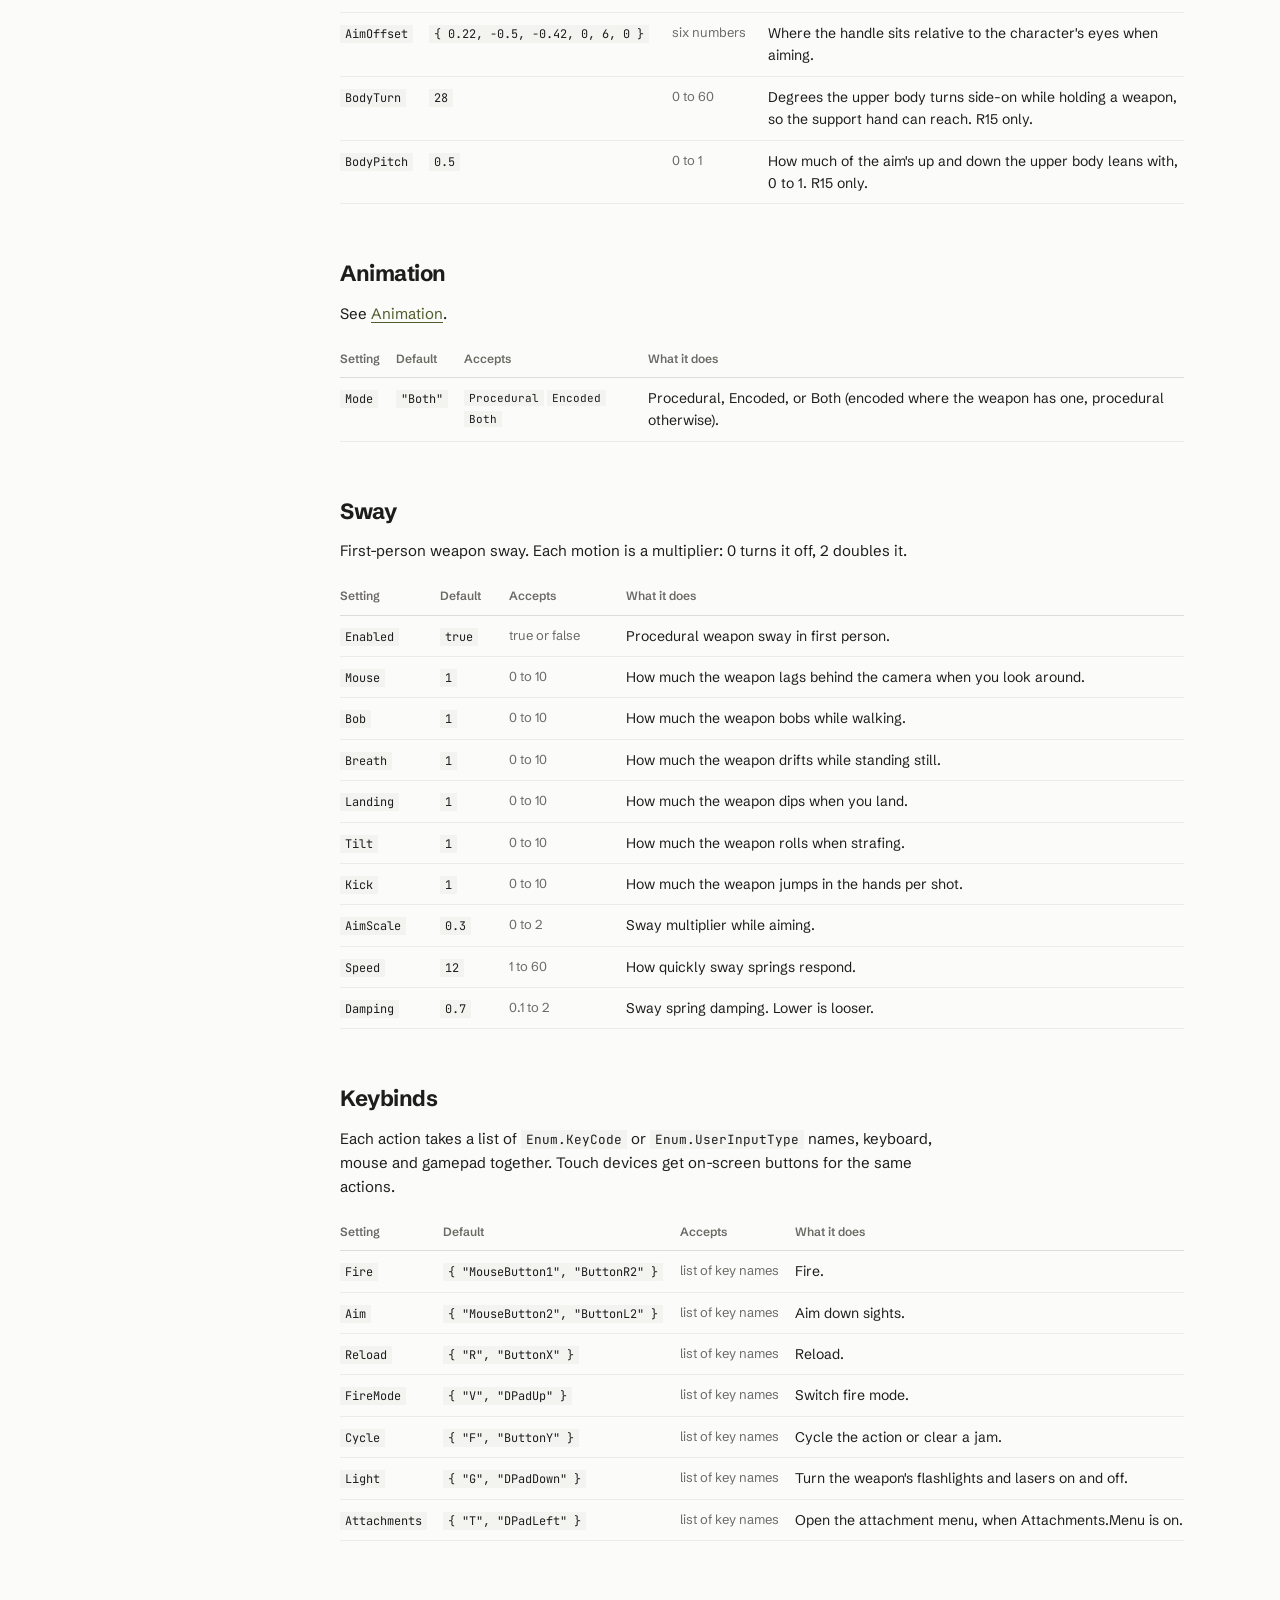
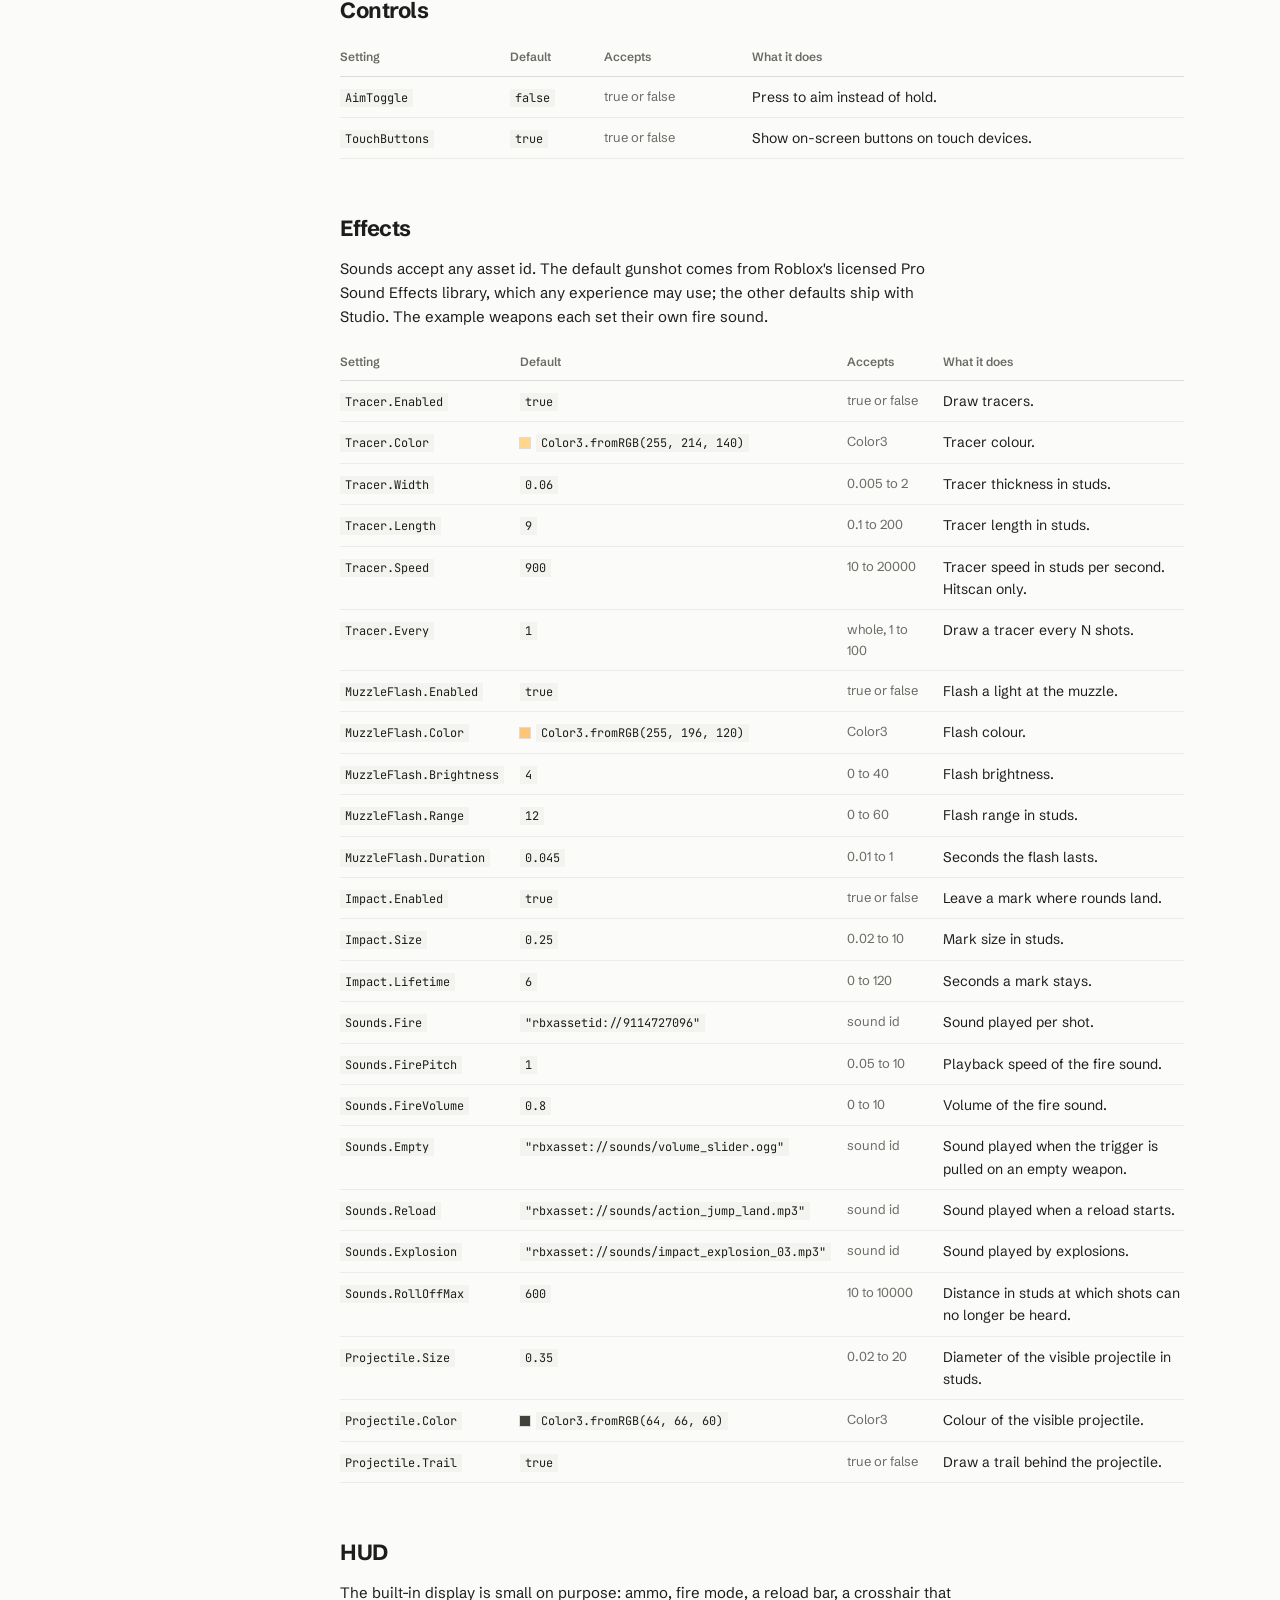
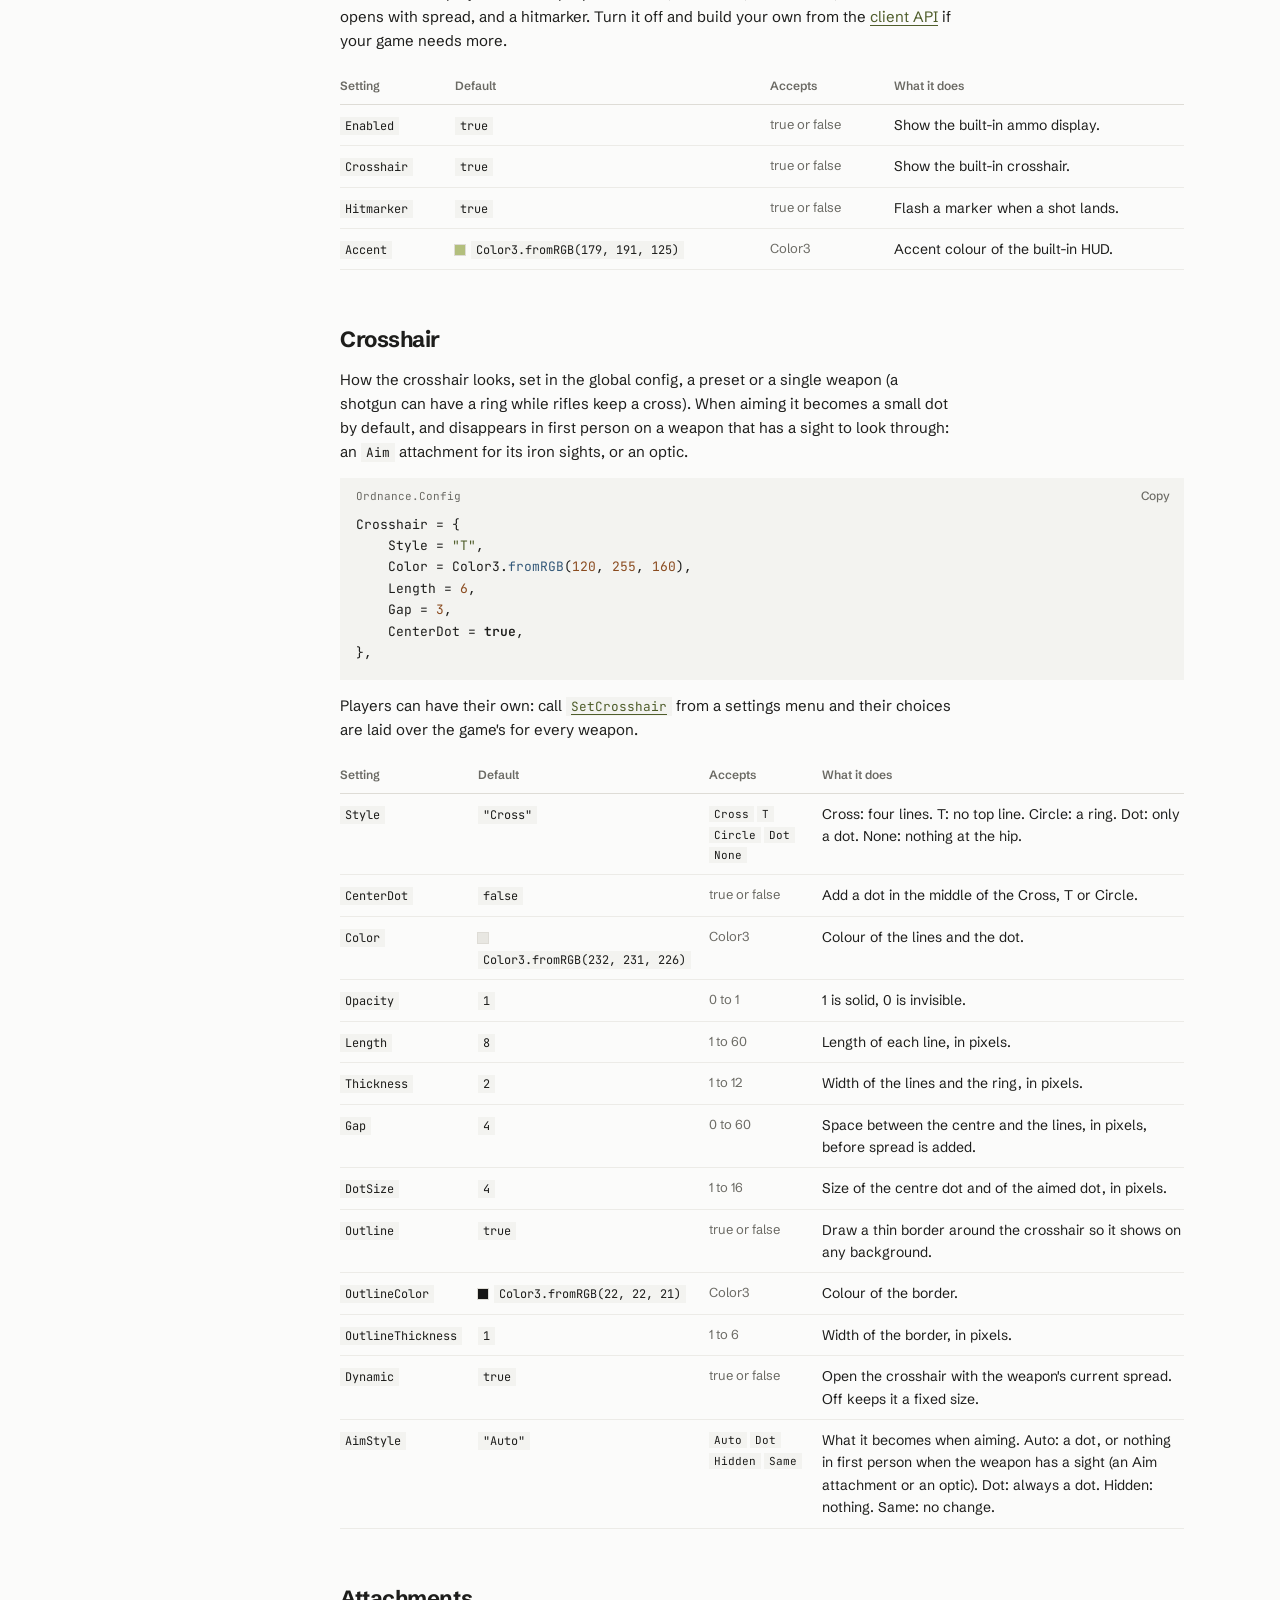
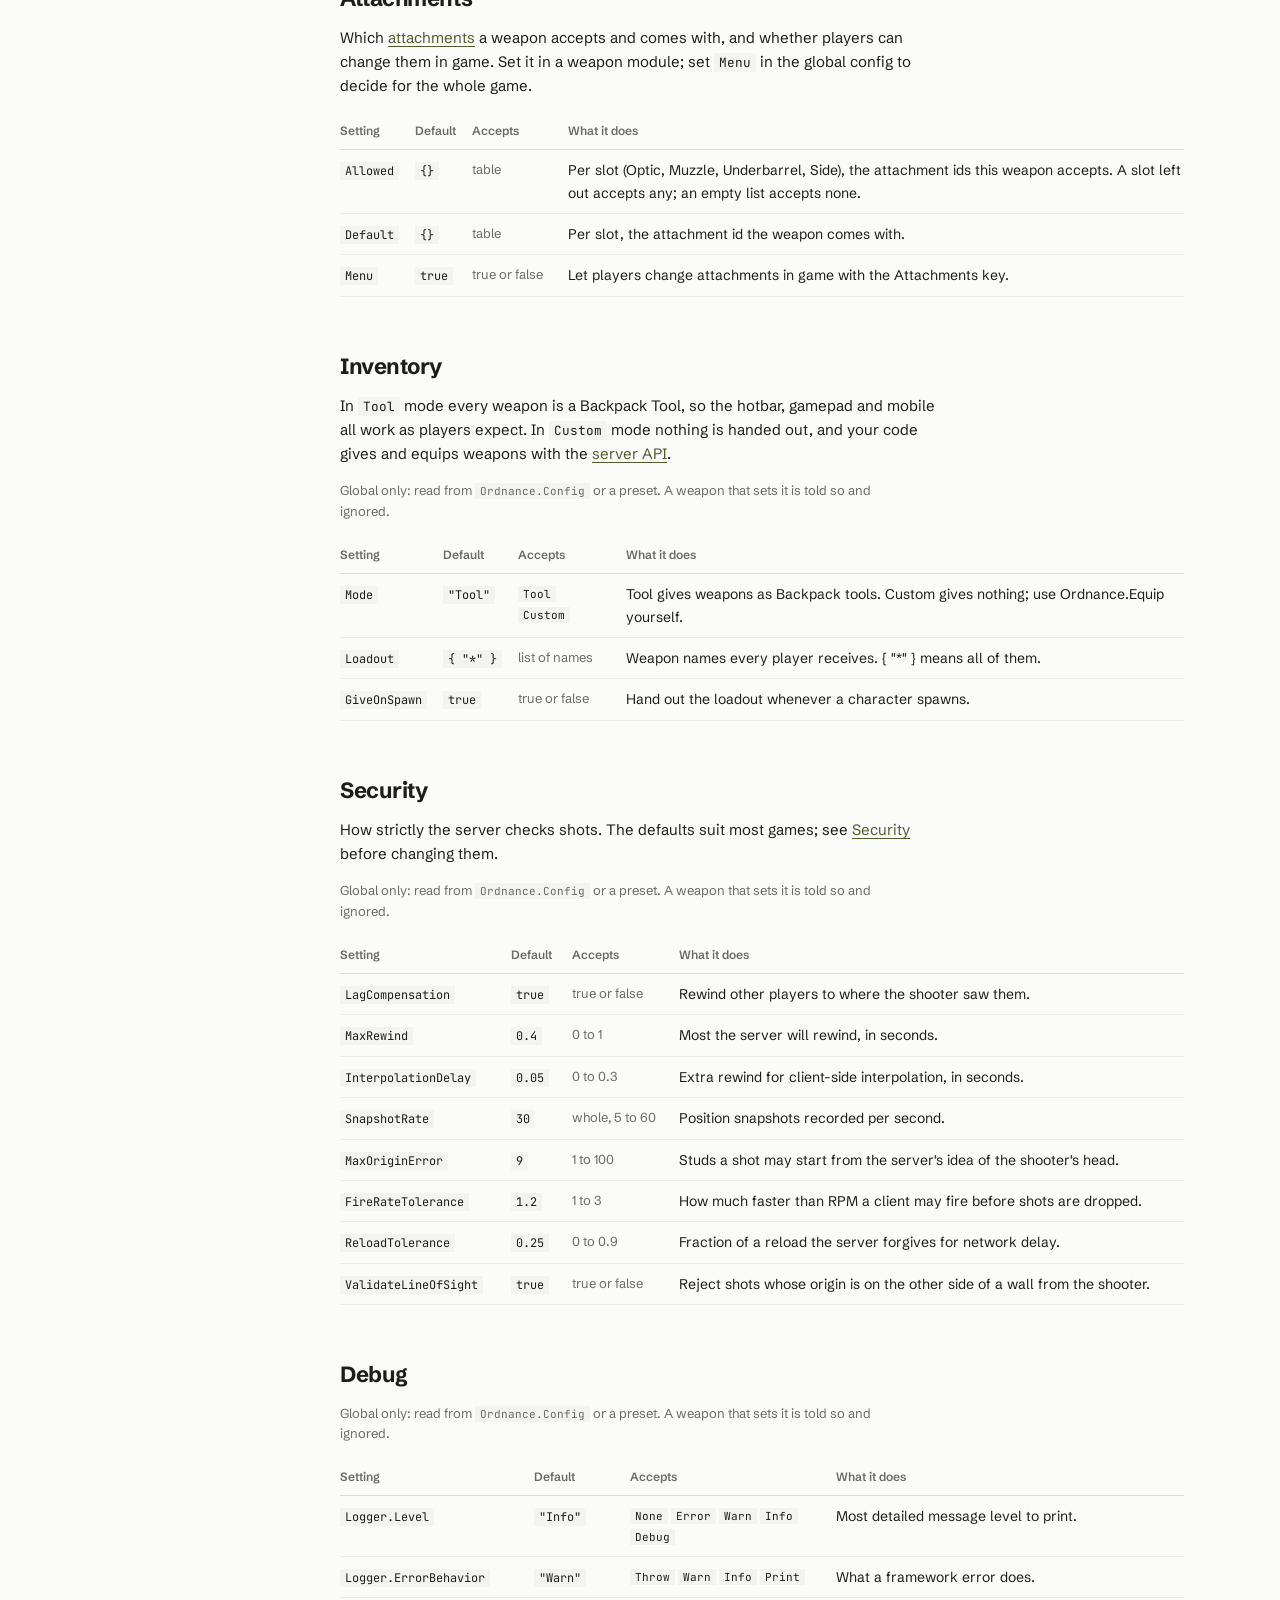
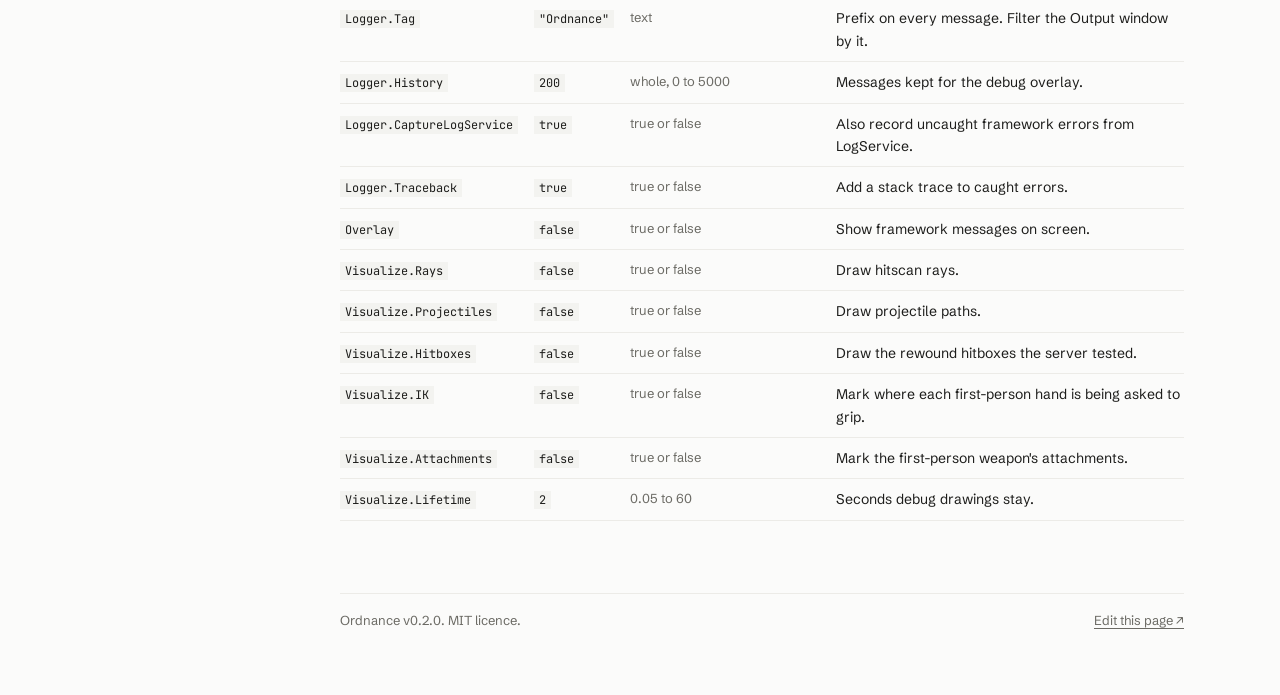
<file: docs/config.html>
<!doctype html>
<html lang="en">
<head>
<meta charset="utf-8">
<meta name="viewport" content="width=device-width, initial-scale=1, viewport-fit=cover">
<title>Configuration – Ordnance</title>
<meta name="description" content="Every Ordnance setting with its default, the values it accepts and what it does, generated from the framework's own schema.">
<meta property="og:title" content="Configuration – Ordnance">
<meta property="og:description" content="Every Ordnance setting with its default, the values it accepts and what it does, generated from the framework's own schema.">
<link rel="icon" href="favicon.svg" type="image/svg+xml">
<link rel="preconnect" href="https://fonts.googleapis.com">
<link rel="preconnect" href="https://fonts.gstatic.com" crossorigin>
<link rel="stylesheet" href="https://fonts.googleapis.com/css2?family=Schibsted+Grotesk:wght@400;500;600;700&amp;family=JetBrains+Mono:wght@400;600&amp;display=swap">
<link rel="stylesheet" href="style.css">
</head>
<body>
<div class="shell">
  <nav class="rail" aria-label="Pages">
    <a class="brand" href="index.html">Ordnance</a>
    <span class="ver">v0.2.0</span>
    <a class="get" href="https://github.com/xerseer/ORDINANCE/releases" target="_blank" rel="noopener">Get Ordnance&nbsp;↗</a>
    <a class="item" href="index.html">Start here</a>
    <a class="item" href="weapons.html">Weapons</a>
    <a class="item" href="attachments.html">Attachments</a>
    <a class="item here" href="config.html" aria-current="page">Configuration</a><div class="subs"><a class="sub" href="#how">How it works</a><a class="sub" href="#identity">Identity</a><a class="sub" href="#fire">Fire</a><a class="sub" href="#ammo">Ammo</a><a class="sub" href="#ballistics">Ballistics</a><a class="sub" href="#damage">Damage</a><a class="sub" href="#spread">Spread</a><a class="sub" href="#recoil">Recoil</a><a class="sub" href="#handling">Handling</a><a class="sub" href="#realism">Realism</a><a class="sub" href="#tuning-ref">Tuning</a><a class="sub" href="#camera">Camera</a><a class="sub" href="#scope">Scope</a><a class="sub" href="#viewmodel">Viewmodel</a><a class="sub" href="#thirdperson">Third person</a><a class="sub" href="#animation">Animation</a><a class="sub" href="#sway">Sway</a><a class="sub" href="#keybinds">Keybinds</a><a class="sub" href="#controls">Controls</a><a class="sub" href="#effects">Effects</a><a class="sub" href="#hud">HUD</a><a class="sub" href="#crosshair">Crosshair</a><a class="sub" href="#attachments">Attachments</a><a class="sub" href="#inventory">Inventory</a><a class="sub" href="#security">Security</a><a class="sub" href="#debug">Debug</a></div>
    <a class="item" href="presets.html">Presets</a>
    <a class="item" href="animation.html">Animation</a>
    <a class="item" href="api.html">Scripting API</a>
    <a class="item" href="security.html">Security</a>
    <a class="item" href="plugin.html">Studio plugin</a>
    <a class="item" href="faq.html">Troubleshooting</a>
    <a class="item out" href="https://github.com/xerseer/ORDINANCE" target="_blank" rel="noopener">Source&nbsp;↗</a>
  </nav>
  <main>
<section id="top"><h1>Configuration</h1>
<p class="lede">Every setting, its default, and what it accepts. This page is generated from the framework's schema, so it always matches the version you download.</p>
</section>
<section id="how"><h2>How it works</h2>
<p>There is one shape of config. <code>Ordnance.Config</code>, every preset and every weapon module are partial copies of it, layered lowest to highest:</p>
<div class="tree">Defaults  <span class="dim">&lt;</span>  Preset  <span class="dim">&lt;</span>  Ordnance.Config  <span class="dim">&lt;</span>  the weapon's module</div>
<p>Write only what you change. Tables merge setting by setting, so <code>Damage = { Base = 30 }</code> keeps the default multipliers and falloff. Lists are the exception: <code>Fire.Modes</code> or a keybind list replaces the one below it whole.</p>
<div class="code"><div class="label">Ordnance.Config</div><pre><code><span class="tk-kw">return</span> {
	Preset = <span class="tk-str">&quot;Tactical&quot;</span>,

	Keybinds = { Reload = { <span class="tk-str">&quot;R&quot;</span>, <span class="tk-str">&quot;ButtonX&quot;</span> } },
	HUD = { Accent = Color3.<span class="tk-fn">fromRGB</span>(<span class="tk-num">230</span>, <span class="tk-num">120</span>, <span class="tk-num">80</span>) },
	Inventory = { Loadout = { <span class="tk-str">&quot;Glock17&quot;</span>, <span class="tk-str">&quot;G36C&quot;</span> } },
}</code></pre></div>
<p>Nothing here can break the game. A wrong type, an out-of-range number or a misspelt name is reported in the Output window with its path, and the value is clamped or left out so the default applies. The Studio plugin's <a href="plugin.html#config">Config tab</a> edits this file with a form and checks each value as you enter it.</p>
<h3 id="scope">Global and per-weapon</h3>
<p>Most settings work in both places: set them globally for every weapon, or in one weapon's module for just that one. A few only make sense once:</p>
<ul><li><code>Inventory</code>, <code>Security</code> and <code>Debug</code> are global only. A weapon that sets them is told so and ignored.</li><li><code>Name</code>, <code>Description</code>, <code>Model</code>, <code>Custom</code> and <code>Animations</code> belong in a weapon module.</li></ul>
<h3 id="tuning">Tuning</h3>
<p><code>Tuning</code> multiplies a weapon's own numbers: damage, recoil, spread, reload time, fire rate. Set it globally, or in a preset, to rebalance the whole game without touching a single weapon. Like any setting, the deepest layer wins: a weapon that sets <code>Tuning.Damage</code> replaces the global value for that weapon rather than multiplying it.</p>
<div class="filter"><input type="search" placeholder="Filter settings (press /)" aria-label="Filter settings"><span class="count"></span></div>
</section>
<section id="identity"><h2>Identity</h2>
<p>Top-level settings.</p>
<div class="tbl"><table class="ref"><thead><tr><th>Setting</th><th>Default</th><th>Where</th><th>What it does</th></tr></thead><tbody>
<tr data-search="preset name of a module in ordnance.presets to start from. global config only."><td><code id="preset">Preset</code></td><td><code>&quot;&quot;</code></td><td>Global</td><td>Name of a module in Ordnance.Presets to start from. Global config only.</td></tr>
<tr data-search="name display name. defaults to the weapon module's name."><td><code id="name">Name</code></td><td><code>&quot;&quot;</code></td><td>Weapon</td><td>Display name. Defaults to the weapon module's name.</td></tr>
<tr data-search="description short text shown in menus and the catalogue."><td><code id="description">Description</code></td><td><code>&quot;&quot;</code></td><td>Weapon</td><td>Short text shown in menus and the catalogue.</td></tr>
<tr data-search="model the weapon model: a child of the weapon module by name, or an instance."><td><code id="model">Model</code></td><td><code>&quot;Model&quot;</code></td><td>Weapon</td><td>The weapon model: a child of the weapon module by name, or an Instance.</td></tr>
<tr data-search="scale resizes the weapon model, in first and third person alike. use it when a model was built too big or too small for a character."><td><code id="scale">Scale</code></td><td><code>1</code></td><td>Weapon</td><td>Resizes the weapon model, in first and third person alike. Use it when a model was built too big or too small for a character.</td></tr>
<tr data-search="custom your own data. ordnance copies it through untouched."><td><code id="custom">Custom</code></td><td><code>{}</code></td><td>Weapon</td><td>Your own data. Ordnance copies it through untouched.</td></tr>
<tr data-search="animations encoded animations: keyframe tables by action name."><td><code id="animations">Animations</code></td><td><code>{}</code></td><td>Weapon</td><td>Encoded animations: keyframe tables by action name.</td></tr>
</tbody></table></div>
</section>
<section id="fire"><h2>Fire</h2>
<p>How the trigger behaves. See <a href="weapons.html#firing">Firing</a>.</p>
<div class="tbl"><table class="ref"><thead><tr><th>Setting</th><th>Default</th><th>Accepts</th><th>What it does</th></tr></thead><tbody>
<tr data-search="fire.mode fire mode the weapon starts in."><td><code id="fire-mode">Mode</code></td><td><code>&quot;Auto&quot;</code></td><td><code>Safe</code> <code>Semi</code> <code>Burst</code> <code>Auto</code></td><td>Fire mode the weapon starts in.</td></tr>
<tr data-search="fire.modes fire modes the player can switch between."><td><code id="fire-modes">Modes</code></td><td><code>{ &quot;Auto&quot; }</code></td><td>list of <code>Safe</code> <code>Semi</code> <code>Burst</code> <code>Auto</code></td><td>Fire modes the player can switch between.</td></tr>
<tr data-search="fire.rpm rounds per minute."><td><code id="fire-rpm">RPM</code></td><td><code>600</code></td><td>1 to 6000</td><td>Rounds per minute.</td></tr>
<tr data-search="fire.burstcount rounds fired per trigger pull in burst mode."><td><code id="fire-burstcount">BurstCount</code></td><td><code>3</code></td><td>whole, 2 to 20</td><td>Rounds fired per trigger pull in Burst mode.</td></tr>
<tr data-search="fire.burstrpm rate of fire inside a burst. 0 uses rpm."><td><code id="fire-burstrpm">BurstRPM</code></td><td><code>0</code></td><td>0 to 6000</td><td>Rate of fire inside a burst. 0 uses RPM.</td></tr>
<tr data-search="fire.pellets projectiles per round. more than 1 makes a shotgun."><td><code id="fire-pellets">Pellets</code></td><td><code>1</code></td><td>whole, 1 to 64</td><td>Projectiles per round. More than 1 makes a shotgun.</td></tr>
<tr data-search="fire.action selfloading cycles by itself. bolt and pump need a cycle after every shot."><td><code id="fire-action">Action</code></td><td><code>&quot;SelfLoading&quot;</code></td><td><code>SelfLoading</code> <code>Bolt</code> <code>Pump</code></td><td>SelfLoading cycles by itself. Bolt and Pump need a cycle after every shot.</td></tr>
<tr data-search="fire.cycletime seconds a bolt or pump cycle takes."><td><code id="fire-cycletime">CycleTime</code></td><td><code>0.8</code></td><td>0 to 10</td><td>Seconds a bolt or pump cycle takes.</td></tr>
<tr data-search="fire.inputbuffer seconds a trigger pull is remembered if the weapon is not ready yet."><td><code id="fire-inputbuffer">InputBuffer</code></td><td><code>0.12</code></td><td>0 to 1</td><td>Seconds a trigger pull is remembered if the weapon is not ready yet.</td></tr>
</tbody></table></div>
</section>
<section id="ammo"><h2>Ammo</h2>
<p>Rounds and reloading. See <a href="weapons.html#ammo">Ammunition</a>.</p>
<div class="tbl"><table class="ref"><thead><tr><th>Setting</th><th>Default</th><th>Accepts</th><th>What it does</th></tr></thead><tbody>
<tr data-search="ammo.magazine rounds a magazine holds."><td><code id="ammo-magazine">Magazine</code></td><td><code>30</code></td><td>whole, 1 to 9999</td><td>Rounds a magazine holds.</td></tr>
<tr data-search="ammo.reserve spare rounds carried. math.huge is allowed."><td><code id="ammo-reserve">Reserve</code></td><td><code>120</code></td><td>0 or more</td><td>Spare rounds carried. math.huge is allowed.</td></tr>
<tr data-search="ammo.infinite reloading never uses up the reserve."><td><code id="ammo-infinite">Infinite</code></td><td><code>false</code></td><td>true or false</td><td>Reloading never uses up the reserve.</td></tr>
<tr data-search="ammo.reloadtype magazine swaps the whole magazine. single loads one round at a time and can be interrupted."><td><code id="ammo-reloadtype">ReloadType</code></td><td><code>&quot;Magazine&quot;</code></td><td><code>Magazine</code> <code>Single</code></td><td>Magazine swaps the whole magazine. Single loads one round at a time and can be interrupted.</td></tr>
<tr data-search="ammo.reloadtime seconds for a magazine reload."><td><code id="ammo-reloadtime">ReloadTime</code></td><td><code>2.2</code></td><td>0 to 30</td><td>Seconds for a magazine reload.</td></tr>
<tr data-search="ammo.reloademptytime seconds for a reload from empty. 0 uses reloadtime."><td><code id="ammo-reloademptytime">ReloadEmptyTime</code></td><td><code>0</code></td><td>0 to 30</td><td>Seconds for a reload from empty. 0 uses ReloadTime.</td></tr>
<tr data-search="ammo.shelltime seconds per round for a single reload."><td><code id="ammo-shelltime">ShellTime</code></td><td><code>0.55</code></td><td>0.05 to 10</td><td>Seconds per round for a Single reload.</td></tr>
<tr data-search="ammo.autoreload pulling the trigger on an empty weapon starts a reload."><td><code id="ammo-autoreload">AutoReload</code></td><td><code>true</code></td><td>true or false</td><td>Pulling the trigger on an empty weapon starts a reload.</td></tr>
</tbody></table></div>
</section>
<section id="ballistics"><h2>Ballistics</h2>
<p>What leaves the barrel. <code>Range</code> and <code>Penetration</code> apply to hitscan; <code>Velocity</code> to <code>Lifetime</code>, <code>Bounce</code> and <code>Explosive</code> to projectiles.</p>
<div class="tbl"><table class="ref"><thead><tr><th>Setting</th><th>Default</th><th>Accepts</th><th>What it does</th></tr></thead><tbody>
<tr data-search="ballistics.type hitscan hits instantly. projectile flies, drops and can bounce or explode."><td><code id="ballistics-type">Type</code></td><td><code>&quot;Hitscan&quot;</code></td><td><code>Hitscan</code> <code>Projectile</code></td><td>Hitscan hits instantly. Projectile flies, drops and can bounce or explode.</td></tr>
<tr data-search="ballistics.range furthest a round travels, in studs."><td><code id="ballistics-range">Range</code></td><td><code>1200</code></td><td>1 to 20000</td><td>Furthest a round travels, in studs.</td></tr>
<tr data-search="ballistics.penetration studs of material a round can pass through. hitscan only."><td><code id="ballistics-penetration">Penetration</code></td><td><code>0</code></td><td>0 to 50</td><td>Studs of material a round can pass through. Hitscan only.</td></tr>
<tr data-search="ballistics.velocity muzzle velocity in studs per second. projectile only."><td><code id="ballistics-velocity">Velocity</code></td><td><code>1800</code></td><td>1 to 20000</td><td>Muzzle velocity in studs per second. Projectile only.</td></tr>
<tr data-search="ballistics.gravity multiplier on workspace.gravity. 0 flies straight."><td><code id="ballistics-gravity">Gravity</code></td><td><code>1</code></td><td>-10 to 10</td><td>Multiplier on workspace.Gravity. 0 flies straight.</td></tr>
<tr data-search="ballistics.drag fraction of speed lost per second."><td><code id="ballistics-drag">Drag</code></td><td><code>0</code></td><td>0 to 20</td><td>Fraction of speed lost per second.</td></tr>
<tr data-search="ballistics.lifetime seconds before a projectile is removed."><td><code id="ballistics-lifetime">Lifetime</code></td><td><code>6</code></td><td>0.05 to 120</td><td>Seconds before a projectile is removed.</td></tr>
<tr data-search="ballistics.bounce.count times a projectile may bounce before it stops."><td><code id="ballistics-bounce-count">Bounce.Count</code></td><td><code>0</code></td><td>whole, 0 to 50</td><td>Times a projectile may bounce before it stops.</td></tr>
<tr data-search="ballistics.bounce.elasticity speed kept after a bounce, 0 to 1."><td><code id="ballistics-bounce-elasticity">Bounce.Elasticity</code></td><td><code>0.45</code></td><td>0 to 1</td><td>Speed kept after a bounce, 0 to 1.</td></tr>
<tr data-search="ballistics.bounce.minspeed below this speed a projectile stops instead of bouncing."><td><code id="ballistics-bounce-minspeed">Bounce.MinSpeed</code></td><td><code>12</code></td><td>0 to 1000</td><td>Below this speed a projectile stops instead of bouncing.</td></tr>
<tr data-search="ballistics.explosive.enabled the projectile explodes."><td><code id="ballistics-explosive-enabled">Explosive.Enabled</code></td><td><code>false</code></td><td>true or false</td><td>The projectile explodes.</td></tr>
<tr data-search="ballistics.explosive.damage damage at the centre of the blast."><td><code id="ballistics-explosive-damage">Explosive.Damage</code></td><td><code>120</code></td><td>0 to 100000</td><td>Damage at the centre of the blast.</td></tr>
<tr data-search="ballistics.explosive.radius blast radius in studs."><td><code id="ballistics-explosive-radius">Explosive.Radius</code></td><td><code>16</code></td><td>0.5 to 500</td><td>Blast radius in studs.</td></tr>
<tr data-search="ballistics.explosive.falloff how damage fades toward the edge of the blast."><td><code id="ballistics-explosive-falloff">Explosive.Falloff</code></td><td><code>&quot;Linear&quot;</code></td><td><code>None</code> <code>Linear</code> <code>Quadratic</code></td><td>How damage fades toward the edge of the blast.</td></tr>
<tr data-search="ballistics.explosive.minscale damage multiplier at the very edge of the blast."><td><code id="ballistics-explosive-minscale">Explosive.MinScale</code></td><td><code>0.1</code></td><td>0 to 1</td><td>Damage multiplier at the very edge of the blast.</td></tr>
<tr data-search="ballistics.explosive.fuse seconds until it explodes by itself. 0 turns the fuse off."><td><code id="ballistics-explosive-fuse">Explosive.Fuse</code></td><td><code>0</code></td><td>0 to 60</td><td>Seconds until it explodes by itself. 0 turns the fuse off.</td></tr>
<tr data-search="ballistics.explosive.detonateonimpact explode on the first thing it touches."><td><code id="ballistics-explosive-detonateonimpact">Explosive.DetonateOnImpact</code></td><td><code>true</code></td><td>true or false</td><td>Explode on the first thing it touches.</td></tr>
<tr data-search="ballistics.explosive.requirelineofsight walls protect from the blast."><td><code id="ballistics-explosive-requirelineofsight">Explosive.RequireLineOfSight</code></td><td><code>true</code></td><td>true or false</td><td>Walls protect from the blast.</td></tr>
<tr data-search="ballistics.explosive.selfdamagescale multiplier on damage to the shooter. 0 makes them immune."><td><code id="ballistics-explosive-selfdamagescale">Explosive.SelfDamageScale</code></td><td><code>1</code></td><td>0 to 10</td><td>Multiplier on damage to the shooter. 0 makes them immune.</td></tr>
<tr data-search="ballistics.explosive.knockback push applied to characters in the blast."><td><code id="ballistics-explosive-knockback">Explosive.Knockback</code></td><td><code>60</code></td><td>0 to 2000</td><td>Push applied to characters in the blast.</td></tr>
</tbody></table></div>
</section>
<section id="damage"><h2>Damage</h2>
<p>Per round, or per pellet for a shotgun.</p>
<div class="tbl"><table class="ref"><thead><tr><th>Setting</th><th>Default</th><th>Accepts</th><th>What it does</th></tr></thead><tbody>
<tr data-search="damage.base damage per round, before multipliers."><td><code id="damage-base">Base</code></td><td><code>24</code></td><td>0 to 100000</td><td>Damage per round, before multipliers.</td></tr>
<tr data-search="damage.multipliers.head multiplier for head hits."><td><code id="damage-multipliers-head">Multipliers.Head</code></td><td><code>2</code></td><td>0 to 100</td><td>Multiplier for head hits.</td></tr>
<tr data-search="damage.multipliers.torso multiplier for torso hits."><td><code id="damage-multipliers-torso">Multipliers.Torso</code></td><td><code>1</code></td><td>0 to 100</td><td>Multiplier for torso hits.</td></tr>
<tr data-search="damage.multipliers.limb multiplier for arm and leg hits."><td><code id="damage-multipliers-limb">Multipliers.Limb</code></td><td><code>0.8</code></td><td>0 to 100</td><td>Multiplier for arm and leg hits.</td></tr>
<tr data-search="damage.falloff.start distance in studs where damage starts to drop."><td><code id="damage-falloff-start">Falloff.Start</code></td><td><code>120</code></td><td>0 to 20000</td><td>Distance in studs where damage starts to drop.</td></tr>
<tr data-search="damage.falloff.end distance in studs where damage stops dropping."><td><code id="damage-falloff-end">Falloff.End</code></td><td><code>400</code></td><td>0 to 20000</td><td>Distance in studs where damage stops dropping.</td></tr>
<tr data-search="damage.falloff.minscale damage multiplier at and beyond falloff.end."><td><code id="damage-falloff-minscale">Falloff.MinScale</code></td><td><code>0.5</code></td><td>0 to 1</td><td>Damage multiplier at and beyond Falloff.End.</td></tr>
<tr data-search="damage.friendlyfire players on the same team can damage each other."><td><code id="damage-friendlyfire">FriendlyFire</code></td><td><code>false</code></td><td>true or false</td><td>Players on the same team can damage each other.</td></tr>
</tbody></table></div>
</section>
<section id="spread"><h2>Spread</h2>
<p>Accuracy, in degrees from the centre of the cone.</p>
<div class="tbl"><table class="ref"><thead><tr><th>Setting</th><th>Default</th><th>Accepts</th><th>What it does</th></tr></thead><tbody>
<tr data-search="spread.hip cone half-angle in degrees when not aiming."><td><code id="spread-hip">Hip</code></td><td><code>2.2</code></td><td>0 to 45</td><td>Cone half-angle in degrees when not aiming.</td></tr>
<tr data-search="spread.aim cone half-angle in degrees when aiming."><td><code id="spread-aim">Aim</code></td><td><code>0.25</code></td><td>0 to 45</td><td>Cone half-angle in degrees when aiming.</td></tr>
<tr data-search="spread.moving degrees added while moving."><td><code id="spread-moving">Moving</code></td><td><code>1.2</code></td><td>0 to 45</td><td>Degrees added while moving.</td></tr>
<tr data-search="spread.airborne degrees added while in the air."><td><code id="spread-airborne">Airborne</code></td><td><code>3</code></td><td>0 to 45</td><td>Degrees added while in the air.</td></tr>
<tr data-search="spread.pershot degrees added by each shot."><td><code id="spread-pershot">PerShot</code></td><td><code>0.35</code></td><td>0 to 45</td><td>Degrees added by each shot.</td></tr>
<tr data-search="spread.max most the cone can open, in degrees."><td><code id="spread-max">Max</code></td><td><code>6</code></td><td>0 to 60</td><td>Most the cone can open, in degrees.</td></tr>
<tr data-search="spread.recovery degrees of shot bloom recovered per second."><td><code id="spread-recovery">Recovery</code></td><td><code>9</code></td><td>0 to 500</td><td>Degrees of shot bloom recovered per second.</td></tr>
</tbody></table></div>
</section>
<section id="recoil"><h2>Recoil</h2>
<p>Camera kick per shot.</p>
<div class="tbl"><table class="ref"><thead><tr><th>Setting</th><th>Default</th><th>Accepts</th><th>What it does</th></tr></thead><tbody>
<tr data-search="recoil.vertical upward camera kick per shot, in degrees."><td><code id="recoil-vertical">Vertical</code></td><td><code>1.1</code></td><td>0 to 45</td><td>Upward camera kick per shot, in degrees.</td></tr>
<tr data-search="recoil.horizontal largest sideways kick per shot, in degrees."><td><code id="recoil-horizontal">Horizontal</code></td><td><code>0.45</code></td><td>0 to 45</td><td>Largest sideways kick per shot, in degrees.</td></tr>
<tr data-search="recoil.aimscale recoil multiplier while aiming."><td><code id="recoil-aimscale">AimScale</code></td><td><code>0.65</code></td><td>0 to 4</td><td>Recoil multiplier while aiming.</td></tr>
<tr data-search="recoil.recovery fraction of the kick the camera returns from, 0 to 1."><td><code id="recoil-recovery">Recovery</code></td><td><code>0.55</code></td><td>0 to 1</td><td>Fraction of the kick the camera returns from, 0 to 1.</td></tr>
<tr data-search="recoil.speed how fast the kick is applied and recovered."><td><code id="recoil-speed">Speed</code></td><td><code>22</code></td><td>1 to 200</td><td>How fast the kick is applied and recovered.</td></tr>
<tr data-search="recoil.damping spring damping. below 1 overshoots, 1 settles cleanly."><td><code id="recoil-damping">Damping</code></td><td><code>0.8</code></td><td>0.05 to 3</td><td>Spring damping. Below 1 overshoots, 1 settles cleanly.</td></tr>
</tbody></table></div>
</section>
<section id="handling"><h2>Handling</h2>
<div class="tbl"><table class="ref"><thead><tr><th>Setting</th><th>Default</th><th>Accepts</th><th>What it does</th></tr></thead><tbody>
<tr data-search="handling.equiptime seconds before the weapon can fire after equipping."><td><code id="handling-equiptime">EquipTime</code></td><td><code>0.35</code></td><td>0 to 10</td><td>Seconds before the weapon can fire after equipping.</td></tr>
<tr data-search="handling.aimtime seconds to aim down sights."><td><code id="handling-aimtime">AimTime</code></td><td><code>0.18</code></td><td>0 to 5</td><td>Seconds to aim down sights.</td></tr>
<tr data-search="handling.aimfov camera field of view while aiming."><td><code id="handling-aimfov">AimFOV</code></td><td><code>50</code></td><td>5 to 120</td><td>Camera field of view while aiming.</td></tr>
<tr data-search="handling.walkspeedscale walk speed multiplier while holding the weapon."><td><code id="handling-walkspeedscale">WalkSpeedScale</code></td><td><code>1</code></td><td>0 to 4</td><td>Walk speed multiplier while holding the weapon.</td></tr>
<tr data-search="handling.aimwalkspeedscale walk speed multiplier while aiming."><td><code id="handling-aimwalkspeedscale">AimWalkSpeedScale</code></td><td><code>0.75</code></td><td>0 to 4</td><td>Walk speed multiplier while aiming.</td></tr>
</tbody></table></div>
</section>
<section id="realism"><h2>Realism</h2>
<p>Opt-in. Everything is off by default; the Realistic preset turns it all on.</p>
<div class="tbl"><table class="ref"><thead><tr><th>Setting</th><th>Default</th><th>Accepts</th><th>What it does</th></tr></thead><tbody>
<tr data-search="realism.chambering track the chambered round separately: reloading early keeps one extra."><td><code id="realism-chambering">Chambering</code></td><td><code>false</code></td><td>true or false</td><td>Track the chambered round separately: reloading early keeps one extra.</td></tr>
<tr data-search="realism.manualcycle bolt and pump weapons wait for the cycle key instead of cycling by themselves."><td><code id="realism-manualcycle">ManualCycle</code></td><td><code>false</code></td><td>true or false</td><td>Bolt and pump weapons wait for the Cycle key instead of cycling by themselves.</td></tr>
<tr data-search="realism.dropmagazine rounds left in a swapped magazine are lost."><td><code id="realism-dropmagazine">DropMagazine</code></td><td><code>false</code></td><td>true or false</td><td>Rounds left in a swapped magazine are lost.</td></tr>
<tr data-search="realism.malfunctions.enabled the weapon can jam. clear a jam with the cycle key."><td><code id="realism-malfunctions-enabled">Malfunctions.Enabled</code></td><td><code>false</code></td><td>true or false</td><td>The weapon can jam. Clear a jam with the Cycle key.</td></tr>
<tr data-search="realism.malfunctions.chance chance per shot of a jam, 0 to 1."><td><code id="realism-malfunctions-chance">Malfunctions.Chance</code></td><td><code>0.003</code></td><td>0 to 1</td><td>Chance per shot of a jam, 0 to 1.</td></tr>
</tbody></table></div>
</section>
<section id="tuning-ref"><h2>Tuning</h2>
<p>Multipliers on the numbers above. 1 changes nothing.</p>
<div class="tbl"><table class="ref"><thead><tr><th>Setting</th><th>Default</th><th>Accepts</th><th>What it does</th></tr></thead><tbody>
<tr data-search="tuning.damage multiplier on bullet and explosion damage."><td><code id="tuning-damage">Damage</code></td><td><code>1</code></td><td>0 to 100</td><td>Multiplier on bullet and explosion damage.</td></tr>
<tr data-search="tuning.recoil multiplier on camera kick."><td><code id="tuning-recoil">Recoil</code></td><td><code>1</code></td><td>0 to 10</td><td>Multiplier on camera kick.</td></tr>
<tr data-search="tuning.spread multiplier on every spread angle."><td><code id="tuning-spread">Spread</code></td><td><code>1</code></td><td>0 to 10</td><td>Multiplier on every spread angle.</td></tr>
<tr data-search="tuning.reloadtime multiplier on reload and shell times."><td><code id="tuning-reloadtime">ReloadTime</code></td><td><code>1</code></td><td>0.05 to 10</td><td>Multiplier on reload and shell times.</td></tr>
<tr data-search="tuning.firerate multiplier on rounds per minute."><td><code id="tuning-firerate">FireRate</code></td><td><code>1</code></td><td>0.05 to 10</td><td>Multiplier on rounds per minute.</td></tr>
</tbody></table></div>
</section>
<section id="camera"><h2>Camera</h2>
<div class="tbl"><table class="ref"><thead><tr><th>Setting</th><th>Default</th><th>Accepts</th><th>What it does</th></tr></thead><tbody>
<tr data-search="camera.mode both follows the player's zoom. firstperson and thirdperson lock the view while a weapon is held."><td><code id="camera-mode">Mode</code></td><td><code>&quot;Both&quot;</code></td><td><code>Both</code> <code>FirstPerson</code> <code>ThirdPerson</code></td><td>Both follows the player's zoom. FirstPerson and ThirdPerson lock the view while a weapon is held.</td></tr>
<tr data-search="camera.shoulderoffset camera shift in third person, so the character is not in the way of the crosshair."><td><code id="camera-shoulderoffset">ShoulderOffset</code></td><td><code>Vector3.new(1.4, 0.3, 0)</code></td><td>Vector3</td><td>Camera shift in third person, so the character is not in the way of the crosshair.</td></tr>
<tr data-search="camera.faceaim in third person the character turns to face where it is aiming."><td><code id="camera-faceaim">FaceAim</code></td><td><code>true</code></td><td>true or false</td><td>In third person the character turns to face where it is aiming.</td></tr>
</tbody></table></div>
</section>
<section id="scope"><h2>Scope</h2>
<p>For a weapon whose model has a scope built in, such as the example sniper rifles: once it is aimed in first person the screen shows the view through the lens and the weapon is hidden. A <a href="attachments.html#behaviour">scope attachment</a> does the same for any weapon it is fitted to.</p>
<div class="tbl"><table class="ref"><thead><tr><th>Setting</th><th>Default</th><th>Accepts</th><th>What it does</th></tr></thead><tbody>
<tr data-search="scope.enabled show the view through a scope, and hide the weapon, once aimed in first person. pair it with a low handling.aimfov."><td><code id="scope-enabled">Enabled</code></td><td><code>false</code></td><td>true or false</td><td>Show the view through a scope, and hide the weapon, once aimed in first person. Pair it with a low Handling.AimFOV.</td></tr>
<tr data-search="scope.reticle colour of the scope's crosshairs."><td><code id="scope-reticle">Reticle</code></td><td><span class="swatch" style="background:rgb(10,10,10)"></span><code>Color3.fromRGB(10, 10, 10)</code></td><td>Color3</td><td>Colour of the scope's crosshairs.</td></tr>
<tr data-search="scope.overlay colour around the lens."><td><code id="scope-overlay">Overlay</code></td><td><span class="swatch" style="background:rgb(0,0,0)"></span><code>Color3.fromRGB(0, 0, 0)</code></td><td>Color3</td><td>Colour around the lens.</td></tr>
</tbody></table></div>
</section>
<section id="viewmodel"><h2>Viewmodel</h2>
<p>The first-person weapon and arms. Offsets are six numbers: position right, up and back in studs, then rotation x, y, z in degrees.</p>
<div class="tbl"><table class="ref"><thead><tr><th>Setting</th><th>Default</th><th>Accepts</th><th>What it does</th></tr></thead><tbody>
<tr data-search="viewmodel.enabled show first-person arms and weapon. off leaves first person to the plain character."><td><code id="viewmodel-enabled">Enabled</code></td><td><code>true</code></td><td>true or false</td><td>Show first-person arms and weapon. Off leaves first person to the plain character.</td></tr>
<tr data-search="viewmodel.offset where the weapon's handle sits relative to the camera at the hip."><td><code id="viewmodel-offset">Offset</code></td><td><code>{ 0.7, -0.85, -1.4, 0, 0, 0 }</code></td><td>six numbers</td><td>Where the weapon's handle sits relative to the camera at the hip.</td></tr>
<tr data-search="viewmodel.aimdistance studs from the camera to the weapon's aim attachment when aiming."><td><code id="viewmodel-aimdistance">AimDistance</code></td><td><code>1.25</code></td><td>0.2 to 6</td><td>Studs from the camera to the weapon's Aim attachment when aiming.</td></tr>
<tr data-search="viewmodel.sleeves show the character's shirt on the first-person arms."><td><code id="viewmodel-sleeves">Sleeves</code></td><td><code>true</code></td><td>true or false</td><td>Show the character's shirt on the first-person arms.</td></tr>
<tr data-search="viewmodel.armwidth thickness of the first-person arms compared with the character's. lower takes up less of the screen."><td><code id="viewmodel-armwidth">ArmWidth</code></td><td><code>0.3</code></td><td>0.2 to 1</td><td>Thickness of the first-person arms compared with the character's. Lower takes up less of the screen.</td></tr>
<tr data-search="viewmodel.handscale size of the first-person hands compared with the character's."><td><code id="viewmodel-handscale">HandScale</code></td><td><code>0.45</code></td><td>0.3 to 1</td><td>Size of the first-person hands compared with the character's.</td></tr>
<tr data-search="viewmodel.armlength stretches the first-person upper arms so they run off the screen. only the viewmodel changes."><td><code id="viewmodel-armlength">ArmLength</code></td><td><code>1.8</code></td><td>1 to 4</td><td>Stretches the first-person upper arms so they run off the screen. Only the viewmodel changes.</td></tr>
</tbody></table></div>
</section>
<section id="thirdperson"><h2>Third person</h2>
<p>How a character holds the weapon, as everyone else sees it.</p>
<div class="tbl"><table class="ref"><thead><tr><th>Setting</th><th>Default</th><th>Accepts</th><th>What it does</th></tr></thead><tbody>
<tr data-search="thirdperson.offset where the handle sits relative to the character's eyes at the hip."><td><code id="thirdperson-offset">Offset</code></td><td><code>{ 0.42, -0.74, -0.3, 0, 12, 0 }</code></td><td>six numbers</td><td>Where the handle sits relative to the character's eyes at the hip.</td></tr>
<tr data-search="thirdperson.aimoffset where the handle sits relative to the character's eyes when aiming."><td><code id="thirdperson-aimoffset">AimOffset</code></td><td><code>{ 0.22, -0.5, -0.42, 0, 6, 0 }</code></td><td>six numbers</td><td>Where the handle sits relative to the character's eyes when aiming.</td></tr>
<tr data-search="thirdperson.bodyturn degrees the upper body turns side-on while holding a weapon, so the support hand can reach. r15 only."><td><code id="thirdperson-bodyturn">BodyTurn</code></td><td><code>28</code></td><td>0 to 60</td><td>Degrees the upper body turns side-on while holding a weapon, so the support hand can reach. R15 only.</td></tr>
<tr data-search="thirdperson.bodypitch how much of the aim's up and down the upper body leans with, 0 to 1. r15 only."><td><code id="thirdperson-bodypitch">BodyPitch</code></td><td><code>0.5</code></td><td>0 to 1</td><td>How much of the aim's up and down the upper body leans with, 0 to 1. R15 only.</td></tr>
</tbody></table></div>
</section>
<section id="animation"><h2>Animation</h2>
<p>See <a href="animation.html">Animation</a>.</p>
<div class="tbl"><table class="ref"><thead><tr><th>Setting</th><th>Default</th><th>Accepts</th><th>What it does</th></tr></thead><tbody>
<tr data-search="animation.mode procedural, encoded, or both (encoded where the weapon has one, procedural otherwise)."><td><code id="animation-mode">Mode</code></td><td><code>&quot;Both&quot;</code></td><td><code>Procedural</code> <code>Encoded</code> <code>Both</code></td><td>Procedural, Encoded, or Both (encoded where the weapon has one, procedural otherwise).</td></tr>
</tbody></table></div>
</section>
<section id="sway"><h2>Sway</h2>
<p>First-person weapon sway. Each motion is a multiplier: 0 turns it off, 2 doubles it.</p>
<div class="tbl"><table class="ref"><thead><tr><th>Setting</th><th>Default</th><th>Accepts</th><th>What it does</th></tr></thead><tbody>
<tr data-search="sway.enabled procedural weapon sway in first person."><td><code id="sway-enabled">Enabled</code></td><td><code>true</code></td><td>true or false</td><td>Procedural weapon sway in first person.</td></tr>
<tr data-search="sway.mouse how much the weapon lags behind the camera when you look around."><td><code id="sway-mouse">Mouse</code></td><td><code>1</code></td><td>0 to 10</td><td>How much the weapon lags behind the camera when you look around.</td></tr>
<tr data-search="sway.bob how much the weapon bobs while walking."><td><code id="sway-bob">Bob</code></td><td><code>1</code></td><td>0 to 10</td><td>How much the weapon bobs while walking.</td></tr>
<tr data-search="sway.breath how much the weapon drifts while standing still."><td><code id="sway-breath">Breath</code></td><td><code>1</code></td><td>0 to 10</td><td>How much the weapon drifts while standing still.</td></tr>
<tr data-search="sway.landing how much the weapon dips when you land."><td><code id="sway-landing">Landing</code></td><td><code>1</code></td><td>0 to 10</td><td>How much the weapon dips when you land.</td></tr>
<tr data-search="sway.tilt how much the weapon rolls when strafing."><td><code id="sway-tilt">Tilt</code></td><td><code>1</code></td><td>0 to 10</td><td>How much the weapon rolls when strafing.</td></tr>
<tr data-search="sway.kick how much the weapon jumps in the hands per shot."><td><code id="sway-kick">Kick</code></td><td><code>1</code></td><td>0 to 10</td><td>How much the weapon jumps in the hands per shot.</td></tr>
<tr data-search="sway.aimscale sway multiplier while aiming."><td><code id="sway-aimscale">AimScale</code></td><td><code>0.3</code></td><td>0 to 2</td><td>Sway multiplier while aiming.</td></tr>
<tr data-search="sway.speed how quickly sway springs respond."><td><code id="sway-speed">Speed</code></td><td><code>12</code></td><td>1 to 60</td><td>How quickly sway springs respond.</td></tr>
<tr data-search="sway.damping sway spring damping. lower is looser."><td><code id="sway-damping">Damping</code></td><td><code>0.7</code></td><td>0.1 to 2</td><td>Sway spring damping. Lower is looser.</td></tr>
</tbody></table></div>
</section>
<section id="keybinds"><h2>Keybinds</h2>
<p>Each action takes a list of <code>Enum.KeyCode</code> or <code>Enum.UserInputType</code> names, keyboard, mouse and gamepad together. Touch devices get on-screen buttons for the same actions.</p>
<div class="tbl"><table class="ref"><thead><tr><th>Setting</th><th>Default</th><th>Accepts</th><th>What it does</th></tr></thead><tbody>
<tr data-search="keybinds.fire fire."><td><code id="keybinds-fire">Fire</code></td><td><code>{ &quot;MouseButton1&quot;, &quot;ButtonR2&quot; }</code></td><td>list of key names</td><td>Fire.</td></tr>
<tr data-search="keybinds.aim aim down sights."><td><code id="keybinds-aim">Aim</code></td><td><code>{ &quot;MouseButton2&quot;, &quot;ButtonL2&quot; }</code></td><td>list of key names</td><td>Aim down sights.</td></tr>
<tr data-search="keybinds.reload reload."><td><code id="keybinds-reload">Reload</code></td><td><code>{ &quot;R&quot;, &quot;ButtonX&quot; }</code></td><td>list of key names</td><td>Reload.</td></tr>
<tr data-search="keybinds.firemode switch fire mode."><td><code id="keybinds-firemode">FireMode</code></td><td><code>{ &quot;V&quot;, &quot;DPadUp&quot; }</code></td><td>list of key names</td><td>Switch fire mode.</td></tr>
<tr data-search="keybinds.cycle cycle the action or clear a jam."><td><code id="keybinds-cycle">Cycle</code></td><td><code>{ &quot;F&quot;, &quot;ButtonY&quot; }</code></td><td>list of key names</td><td>Cycle the action or clear a jam.</td></tr>
<tr data-search="keybinds.light turn the weapon's flashlights and lasers on and off."><td><code id="keybinds-light">Light</code></td><td><code>{ &quot;G&quot;, &quot;DPadDown&quot; }</code></td><td>list of key names</td><td>Turn the weapon's flashlights and lasers on and off.</td></tr>
<tr data-search="keybinds.attachments open the attachment menu, when attachments.menu is on."><td><code id="keybinds-attachments">Attachments</code></td><td><code>{ &quot;T&quot;, &quot;DPadLeft&quot; }</code></td><td>list of key names</td><td>Open the attachment menu, when Attachments.Menu is on.</td></tr>
</tbody></table></div>
</section>
<section id="controls"><h2>Controls</h2>
<div class="tbl"><table class="ref"><thead><tr><th>Setting</th><th>Default</th><th>Accepts</th><th>What it does</th></tr></thead><tbody>
<tr data-search="controls.aimtoggle press to aim instead of hold."><td><code id="controls-aimtoggle">AimToggle</code></td><td><code>false</code></td><td>true or false</td><td>Press to aim instead of hold.</td></tr>
<tr data-search="controls.touchbuttons show on-screen buttons on touch devices."><td><code id="controls-touchbuttons">TouchButtons</code></td><td><code>true</code></td><td>true or false</td><td>Show on-screen buttons on touch devices.</td></tr>
</tbody></table></div>
</section>
<section id="effects"><h2>Effects</h2>
<p>Sounds accept any asset id. The default gunshot comes from Roblox's licensed Pro Sound Effects library, which any experience may use; the other defaults ship with Studio. The example weapons each set their own fire sound.</p>
<div class="tbl"><table class="ref"><thead><tr><th>Setting</th><th>Default</th><th>Accepts</th><th>What it does</th></tr></thead><tbody>
<tr data-search="effects.tracer.enabled draw tracers."><td><code id="effects-tracer-enabled">Tracer.Enabled</code></td><td><code>true</code></td><td>true or false</td><td>Draw tracers.</td></tr>
<tr data-search="effects.tracer.color tracer colour."><td><code id="effects-tracer-color">Tracer.Color</code></td><td><span class="swatch" style="background:rgb(255,214,140)"></span><code>Color3.fromRGB(255, 214, 140)</code></td><td>Color3</td><td>Tracer colour.</td></tr>
<tr data-search="effects.tracer.width tracer thickness in studs."><td><code id="effects-tracer-width">Tracer.Width</code></td><td><code>0.06</code></td><td>0.005 to 2</td><td>Tracer thickness in studs.</td></tr>
<tr data-search="effects.tracer.length tracer length in studs."><td><code id="effects-tracer-length">Tracer.Length</code></td><td><code>9</code></td><td>0.1 to 200</td><td>Tracer length in studs.</td></tr>
<tr data-search="effects.tracer.speed tracer speed in studs per second. hitscan only."><td><code id="effects-tracer-speed">Tracer.Speed</code></td><td><code>900</code></td><td>10 to 20000</td><td>Tracer speed in studs per second. Hitscan only.</td></tr>
<tr data-search="effects.tracer.every draw a tracer every n shots."><td><code id="effects-tracer-every">Tracer.Every</code></td><td><code>1</code></td><td>whole, 1 to 100</td><td>Draw a tracer every N shots.</td></tr>
<tr data-search="effects.muzzleflash.enabled flash a light at the muzzle."><td><code id="effects-muzzleflash-enabled">MuzzleFlash.Enabled</code></td><td><code>true</code></td><td>true or false</td><td>Flash a light at the muzzle.</td></tr>
<tr data-search="effects.muzzleflash.color flash colour."><td><code id="effects-muzzleflash-color">MuzzleFlash.Color</code></td><td><span class="swatch" style="background:rgb(255,196,120)"></span><code>Color3.fromRGB(255, 196, 120)</code></td><td>Color3</td><td>Flash colour.</td></tr>
<tr data-search="effects.muzzleflash.brightness flash brightness."><td><code id="effects-muzzleflash-brightness">MuzzleFlash.Brightness</code></td><td><code>4</code></td><td>0 to 40</td><td>Flash brightness.</td></tr>
<tr data-search="effects.muzzleflash.range flash range in studs."><td><code id="effects-muzzleflash-range">MuzzleFlash.Range</code></td><td><code>12</code></td><td>0 to 60</td><td>Flash range in studs.</td></tr>
<tr data-search="effects.muzzleflash.duration seconds the flash lasts."><td><code id="effects-muzzleflash-duration">MuzzleFlash.Duration</code></td><td><code>0.045</code></td><td>0.01 to 1</td><td>Seconds the flash lasts.</td></tr>
<tr data-search="effects.impact.enabled leave a mark where rounds land."><td><code id="effects-impact-enabled">Impact.Enabled</code></td><td><code>true</code></td><td>true or false</td><td>Leave a mark where rounds land.</td></tr>
<tr data-search="effects.impact.size mark size in studs."><td><code id="effects-impact-size">Impact.Size</code></td><td><code>0.25</code></td><td>0.02 to 10</td><td>Mark size in studs.</td></tr>
<tr data-search="effects.impact.lifetime seconds a mark stays."><td><code id="effects-impact-lifetime">Impact.Lifetime</code></td><td><code>6</code></td><td>0 to 120</td><td>Seconds a mark stays.</td></tr>
<tr data-search="effects.sounds.fire sound played per shot."><td><code id="effects-sounds-fire">Sounds.Fire</code></td><td><code>&quot;rbxassetid://9114727096&quot;</code></td><td>sound id</td><td>Sound played per shot.</td></tr>
<tr data-search="effects.sounds.firepitch playback speed of the fire sound."><td><code id="effects-sounds-firepitch">Sounds.FirePitch</code></td><td><code>1</code></td><td>0.05 to 10</td><td>Playback speed of the fire sound.</td></tr>
<tr data-search="effects.sounds.firevolume volume of the fire sound."><td><code id="effects-sounds-firevolume">Sounds.FireVolume</code></td><td><code>0.8</code></td><td>0 to 10</td><td>Volume of the fire sound.</td></tr>
<tr data-search="effects.sounds.empty sound played when the trigger is pulled on an empty weapon."><td><code id="effects-sounds-empty">Sounds.Empty</code></td><td><code>&quot;rbxasset://sounds/volume_slider.ogg&quot;</code></td><td>sound id</td><td>Sound played when the trigger is pulled on an empty weapon.</td></tr>
<tr data-search="effects.sounds.reload sound played when a reload starts."><td><code id="effects-sounds-reload">Sounds.Reload</code></td><td><code>&quot;rbxasset://sounds/action_jump_land.mp3&quot;</code></td><td>sound id</td><td>Sound played when a reload starts.</td></tr>
<tr data-search="effects.sounds.explosion sound played by explosions."><td><code id="effects-sounds-explosion">Sounds.Explosion</code></td><td><code>&quot;rbxasset://sounds/impact_explosion_03.mp3&quot;</code></td><td>sound id</td><td>Sound played by explosions.</td></tr>
<tr data-search="effects.sounds.rolloffmax distance in studs at which shots can no longer be heard."><td><code id="effects-sounds-rolloffmax">Sounds.RollOffMax</code></td><td><code>600</code></td><td>10 to 10000</td><td>Distance in studs at which shots can no longer be heard.</td></tr>
<tr data-search="effects.projectile.size diameter of the visible projectile in studs."><td><code id="effects-projectile-size">Projectile.Size</code></td><td><code>0.35</code></td><td>0.02 to 20</td><td>Diameter of the visible projectile in studs.</td></tr>
<tr data-search="effects.projectile.color colour of the visible projectile."><td><code id="effects-projectile-color">Projectile.Color</code></td><td><span class="swatch" style="background:rgb(64,66,60)"></span><code>Color3.fromRGB(64, 66, 60)</code></td><td>Color3</td><td>Colour of the visible projectile.</td></tr>
<tr data-search="effects.projectile.trail draw a trail behind the projectile."><td><code id="effects-projectile-trail">Projectile.Trail</code></td><td><code>true</code></td><td>true or false</td><td>Draw a trail behind the projectile.</td></tr>
</tbody></table></div>
</section>
<section id="hud"><h2>HUD</h2>
<p>The built-in display is small on purpose: ammo, fire mode, a reload bar, a crosshair that opens with spread, and a hitmarker. Turn it off and build your own from the <a href="api.html#client">client API</a> if your game needs more.</p>
<div class="tbl"><table class="ref"><thead><tr><th>Setting</th><th>Default</th><th>Accepts</th><th>What it does</th></tr></thead><tbody>
<tr data-search="hud.enabled show the built-in ammo display."><td><code id="hud-enabled">Enabled</code></td><td><code>true</code></td><td>true or false</td><td>Show the built-in ammo display.</td></tr>
<tr data-search="hud.crosshair show the built-in crosshair."><td><code id="hud-crosshair">Crosshair</code></td><td><code>true</code></td><td>true or false</td><td>Show the built-in crosshair.</td></tr>
<tr data-search="hud.hitmarker flash a marker when a shot lands."><td><code id="hud-hitmarker">Hitmarker</code></td><td><code>true</code></td><td>true or false</td><td>Flash a marker when a shot lands.</td></tr>
<tr data-search="hud.accent accent colour of the built-in hud."><td><code id="hud-accent">Accent</code></td><td><span class="swatch" style="background:rgb(179,191,125)"></span><code>Color3.fromRGB(179, 191, 125)</code></td><td>Color3</td><td>Accent colour of the built-in HUD.</td></tr>
</tbody></table></div>
</section>
<section id="crosshair"><h2>Crosshair</h2>
<p>How the crosshair looks, set in the global config, a preset or a single weapon (a shotgun can have a ring while rifles keep a cross). When aiming it becomes a small dot by default, and disappears in first person on a weapon that has a sight to look through: an <code>Aim</code> attachment for its iron sights, or an optic.</p>
<div class="code"><div class="label">Ordnance.Config</div><pre><code>Crosshair = {
	Style = <span class="tk-str">&quot;T&quot;</span>,
	Color = Color3.<span class="tk-fn">fromRGB</span>(<span class="tk-num">120</span>, <span class="tk-num">255</span>, <span class="tk-num">160</span>),
	Length = <span class="tk-num">6</span>,
	Gap = <span class="tk-num">3</span>,
	CenterDot = <span class="tk-kw">true</span>,
},</code></pre></div>
<p>Players can have their own: call <a href="api.html#setcrosshair"><code>SetCrosshair</code></a> from a settings menu and their choices are laid over the game's for every weapon.</p>
<div class="tbl"><table class="ref"><thead><tr><th>Setting</th><th>Default</th><th>Accepts</th><th>What it does</th></tr></thead><tbody>
<tr data-search="crosshair.style cross: four lines. t: no top line. circle: a ring. dot: only a dot. none: nothing at the hip."><td><code id="crosshair-style">Style</code></td><td><code>&quot;Cross&quot;</code></td><td><code>Cross</code> <code>T</code> <code>Circle</code> <code>Dot</code> <code>None</code></td><td>Cross: four lines. T: no top line. Circle: a ring. Dot: only a dot. None: nothing at the hip.</td></tr>
<tr data-search="crosshair.centerdot add a dot in the middle of the cross, t or circle."><td><code id="crosshair-centerdot">CenterDot</code></td><td><code>false</code></td><td>true or false</td><td>Add a dot in the middle of the Cross, T or Circle.</td></tr>
<tr data-search="crosshair.color colour of the lines and the dot."><td><code id="crosshair-color">Color</code></td><td><span class="swatch" style="background:rgb(232,231,226)"></span><code>Color3.fromRGB(232, 231, 226)</code></td><td>Color3</td><td>Colour of the lines and the dot.</td></tr>
<tr data-search="crosshair.opacity 1 is solid, 0 is invisible."><td><code id="crosshair-opacity">Opacity</code></td><td><code>1</code></td><td>0 to 1</td><td>1 is solid, 0 is invisible.</td></tr>
<tr data-search="crosshair.length length of each line, in pixels."><td><code id="crosshair-length">Length</code></td><td><code>8</code></td><td>1 to 60</td><td>Length of each line, in pixels.</td></tr>
<tr data-search="crosshair.thickness width of the lines and the ring, in pixels."><td><code id="crosshair-thickness">Thickness</code></td><td><code>2</code></td><td>1 to 12</td><td>Width of the lines and the ring, in pixels.</td></tr>
<tr data-search="crosshair.gap space between the centre and the lines, in pixels, before spread is added."><td><code id="crosshair-gap">Gap</code></td><td><code>4</code></td><td>0 to 60</td><td>Space between the centre and the lines, in pixels, before spread is added.</td></tr>
<tr data-search="crosshair.dotsize size of the centre dot and of the aimed dot, in pixels."><td><code id="crosshair-dotsize">DotSize</code></td><td><code>4</code></td><td>1 to 16</td><td>Size of the centre dot and of the aimed dot, in pixels.</td></tr>
<tr data-search="crosshair.outline draw a thin border around the crosshair so it shows on any background."><td><code id="crosshair-outline">Outline</code></td><td><code>true</code></td><td>true or false</td><td>Draw a thin border around the crosshair so it shows on any background.</td></tr>
<tr data-search="crosshair.outlinecolor colour of the border."><td><code id="crosshair-outlinecolor">OutlineColor</code></td><td><span class="swatch" style="background:rgb(22,22,21)"></span><code>Color3.fromRGB(22, 22, 21)</code></td><td>Color3</td><td>Colour of the border.</td></tr>
<tr data-search="crosshair.outlinethickness width of the border, in pixels."><td><code id="crosshair-outlinethickness">OutlineThickness</code></td><td><code>1</code></td><td>1 to 6</td><td>Width of the border, in pixels.</td></tr>
<tr data-search="crosshair.dynamic open the crosshair with the weapon's current spread. off keeps it a fixed size."><td><code id="crosshair-dynamic">Dynamic</code></td><td><code>true</code></td><td>true or false</td><td>Open the crosshair with the weapon's current spread. Off keeps it a fixed size.</td></tr>
<tr data-search="crosshair.aimstyle what it becomes when aiming. auto: a dot, or nothing in first person when the weapon has a sight (an aim attachment or an optic). dot: always a dot. hidden: nothing. same: no change."><td><code id="crosshair-aimstyle">AimStyle</code></td><td><code>&quot;Auto&quot;</code></td><td><code>Auto</code> <code>Dot</code> <code>Hidden</code> <code>Same</code></td><td>What it becomes when aiming. Auto: a dot, or nothing in first person when the weapon has a sight (an Aim attachment or an optic). Dot: always a dot. Hidden: nothing. Same: no change.</td></tr>
</tbody></table></div>
</section>
<section id="attachments"><h2>Attachments</h2>
<p>Which <a href="attachments.html">attachments</a> a weapon accepts and comes with, and whether players can change them in game. Set it in a weapon module; set <code>Menu</code> in the global config to decide for the whole game.</p>
<div class="tbl"><table class="ref"><thead><tr><th>Setting</th><th>Default</th><th>Accepts</th><th>What it does</th></tr></thead><tbody>
<tr data-search="attachments.allowed per slot (optic, muzzle, underbarrel, side), the attachment ids this weapon accepts. a slot left out accepts any; an empty list accepts none."><td><code id="attachments-allowed">Allowed</code></td><td><code>{}</code></td><td>table</td><td>Per slot (Optic, Muzzle, Underbarrel, Side), the attachment ids this weapon accepts. A slot left out accepts any; an empty list accepts none.</td></tr>
<tr data-search="attachments.default per slot, the attachment id the weapon comes with."><td><code id="attachments-default">Default</code></td><td><code>{}</code></td><td>table</td><td>Per slot, the attachment id the weapon comes with.</td></tr>
<tr data-search="attachments.menu let players change attachments in game with the attachments key."><td><code id="attachments-menu">Menu</code></td><td><code>true</code></td><td>true or false</td><td>Let players change attachments in game with the Attachments key.</td></tr>
</tbody></table></div>
</section>
<section id="inventory"><h2>Inventory</h2>
<p>In <code>Tool</code> mode every weapon is a Backpack Tool, so the hotbar, gamepad and mobile all work as players expect. In <code>Custom</code> mode nothing is handed out, and your code gives and equips weapons with the <a href="api.html#server">server API</a>.</p>
<p class="scope">Global only: read from <code>Ordnance.Config</code> or a preset. A weapon that sets it is told so and ignored.</p><div class="tbl"><table class="ref"><thead><tr><th>Setting</th><th>Default</th><th>Accepts</th><th>What it does</th></tr></thead><tbody>
<tr data-search="inventory.mode tool gives weapons as backpack tools. custom gives nothing; use ordnance.equip yourself."><td><code id="inventory-mode">Mode</code></td><td><code>&quot;Tool&quot;</code></td><td><code>Tool</code> <code>Custom</code></td><td>Tool gives weapons as Backpack tools. Custom gives nothing; use Ordnance.Equip yourself.</td></tr>
<tr data-search="inventory.loadout weapon names every player receives. { &quot;*&quot; } means all of them."><td><code id="inventory-loadout">Loadout</code></td><td><code>{ &quot;*&quot; }</code></td><td>list of names</td><td>Weapon names every player receives. { &quot;*&quot; } means all of them.</td></tr>
<tr data-search="inventory.giveonspawn hand out the loadout whenever a character spawns."><td><code id="inventory-giveonspawn">GiveOnSpawn</code></td><td><code>true</code></td><td>true or false</td><td>Hand out the loadout whenever a character spawns.</td></tr>
</tbody></table></div>
</section>
<section id="security"><h2>Security</h2>
<p>How strictly the server checks shots. The defaults suit most games; see <a href="security.html">Security</a> before changing them.</p>
<p class="scope">Global only: read from <code>Ordnance.Config</code> or a preset. A weapon that sets it is told so and ignored.</p><div class="tbl"><table class="ref"><thead><tr><th>Setting</th><th>Default</th><th>Accepts</th><th>What it does</th></tr></thead><tbody>
<tr data-search="security.lagcompensation rewind other players to where the shooter saw them."><td><code id="security-lagcompensation">LagCompensation</code></td><td><code>true</code></td><td>true or false</td><td>Rewind other players to where the shooter saw them.</td></tr>
<tr data-search="security.maxrewind most the server will rewind, in seconds."><td><code id="security-maxrewind">MaxRewind</code></td><td><code>0.4</code></td><td>0 to 1</td><td>Most the server will rewind, in seconds.</td></tr>
<tr data-search="security.interpolationdelay extra rewind for client-side interpolation, in seconds."><td><code id="security-interpolationdelay">InterpolationDelay</code></td><td><code>0.05</code></td><td>0 to 0.3</td><td>Extra rewind for client-side interpolation, in seconds.</td></tr>
<tr data-search="security.snapshotrate position snapshots recorded per second."><td><code id="security-snapshotrate">SnapshotRate</code></td><td><code>30</code></td><td>whole, 5 to 60</td><td>Position snapshots recorded per second.</td></tr>
<tr data-search="security.maxoriginerror studs a shot may start from the server's idea of the shooter's head."><td><code id="security-maxoriginerror">MaxOriginError</code></td><td><code>9</code></td><td>1 to 100</td><td>Studs a shot may start from the server's idea of the shooter's head.</td></tr>
<tr data-search="security.fireratetolerance how much faster than rpm a client may fire before shots are dropped."><td><code id="security-fireratetolerance">FireRateTolerance</code></td><td><code>1.2</code></td><td>1 to 3</td><td>How much faster than RPM a client may fire before shots are dropped.</td></tr>
<tr data-search="security.reloadtolerance fraction of a reload the server forgives for network delay."><td><code id="security-reloadtolerance">ReloadTolerance</code></td><td><code>0.25</code></td><td>0 to 0.9</td><td>Fraction of a reload the server forgives for network delay.</td></tr>
<tr data-search="security.validatelineofsight reject shots whose origin is on the other side of a wall from the shooter."><td><code id="security-validatelineofsight">ValidateLineOfSight</code></td><td><code>true</code></td><td>true or false</td><td>Reject shots whose origin is on the other side of a wall from the shooter.</td></tr>
</tbody></table></div>
</section>
<section id="debug"><h2>Debug</h2>
<p class="scope">Global only: read from <code>Ordnance.Config</code> or a preset. A weapon that sets it is told so and ignored.</p><div class="tbl"><table class="ref"><thead><tr><th>Setting</th><th>Default</th><th>Accepts</th><th>What it does</th></tr></thead><tbody>
<tr data-search="debug.logger.level most detailed message level to print."><td><code id="debug-logger-level">Logger.Level</code></td><td><code>&quot;Info&quot;</code></td><td><code>None</code> <code>Error</code> <code>Warn</code> <code>Info</code> <code>Debug</code></td><td>Most detailed message level to print.</td></tr>
<tr data-search="debug.logger.errorbehavior what a framework error does."><td><code id="debug-logger-errorbehavior">Logger.ErrorBehavior</code></td><td><code>&quot;Warn&quot;</code></td><td><code>Throw</code> <code>Warn</code> <code>Info</code> <code>Print</code></td><td>What a framework error does.</td></tr>
<tr data-search="debug.logger.tag prefix on every message. filter the output window by it."><td><code id="debug-logger-tag">Logger.Tag</code></td><td><code>&quot;Ordnance&quot;</code></td><td>text</td><td>Prefix on every message. Filter the Output window by it.</td></tr>
<tr data-search="debug.logger.history messages kept for the debug overlay."><td><code id="debug-logger-history">Logger.History</code></td><td><code>200</code></td><td>whole, 0 to 5000</td><td>Messages kept for the debug overlay.</td></tr>
<tr data-search="debug.logger.capturelogservice also record uncaught framework errors from logservice."><td><code id="debug-logger-capturelogservice">Logger.CaptureLogService</code></td><td><code>true</code></td><td>true or false</td><td>Also record uncaught framework errors from LogService.</td></tr>
<tr data-search="debug.logger.traceback add a stack trace to caught errors."><td><code id="debug-logger-traceback">Logger.Traceback</code></td><td><code>true</code></td><td>true or false</td><td>Add a stack trace to caught errors.</td></tr>
<tr data-search="debug.overlay show framework messages on screen."><td><code id="debug-overlay">Overlay</code></td><td><code>false</code></td><td>true or false</td><td>Show framework messages on screen.</td></tr>
<tr data-search="debug.visualize.rays draw hitscan rays."><td><code id="debug-visualize-rays">Visualize.Rays</code></td><td><code>false</code></td><td>true or false</td><td>Draw hitscan rays.</td></tr>
<tr data-search="debug.visualize.projectiles draw projectile paths."><td><code id="debug-visualize-projectiles">Visualize.Projectiles</code></td><td><code>false</code></td><td>true or false</td><td>Draw projectile paths.</td></tr>
<tr data-search="debug.visualize.hitboxes draw the rewound hitboxes the server tested."><td><code id="debug-visualize-hitboxes">Visualize.Hitboxes</code></td><td><code>false</code></td><td>true or false</td><td>Draw the rewound hitboxes the server tested.</td></tr>
<tr data-search="debug.visualize.ik mark where each first-person hand is being asked to grip."><td><code id="debug-visualize-ik">Visualize.IK</code></td><td><code>false</code></td><td>true or false</td><td>Mark where each first-person hand is being asked to grip.</td></tr>
<tr data-search="debug.visualize.attachments mark the first-person weapon's attachments."><td><code id="debug-visualize-attachments">Visualize.Attachments</code></td><td><code>false</code></td><td>true or false</td><td>Mark the first-person weapon's attachments.</td></tr>
<tr data-search="debug.visualize.lifetime seconds debug drawings stay."><td><code id="debug-visualize-lifetime">Visualize.Lifetime</code></td><td><code>2</code></td><td>0.05 to 60</td><td>Seconds debug drawings stay.</td></tr>
</tbody></table></div>
</section>
    <footer>
      <span>Ordnance v0.2.0. MIT licence.</span>
      <a href="https://github.com/xerseer/ORDINANCE/blob/main/site/config.md">Edit this page&nbsp;↗</a>
    </footer>
  </main>
</div>
<script src="site.js"></script>
</body>
</html>
</file>
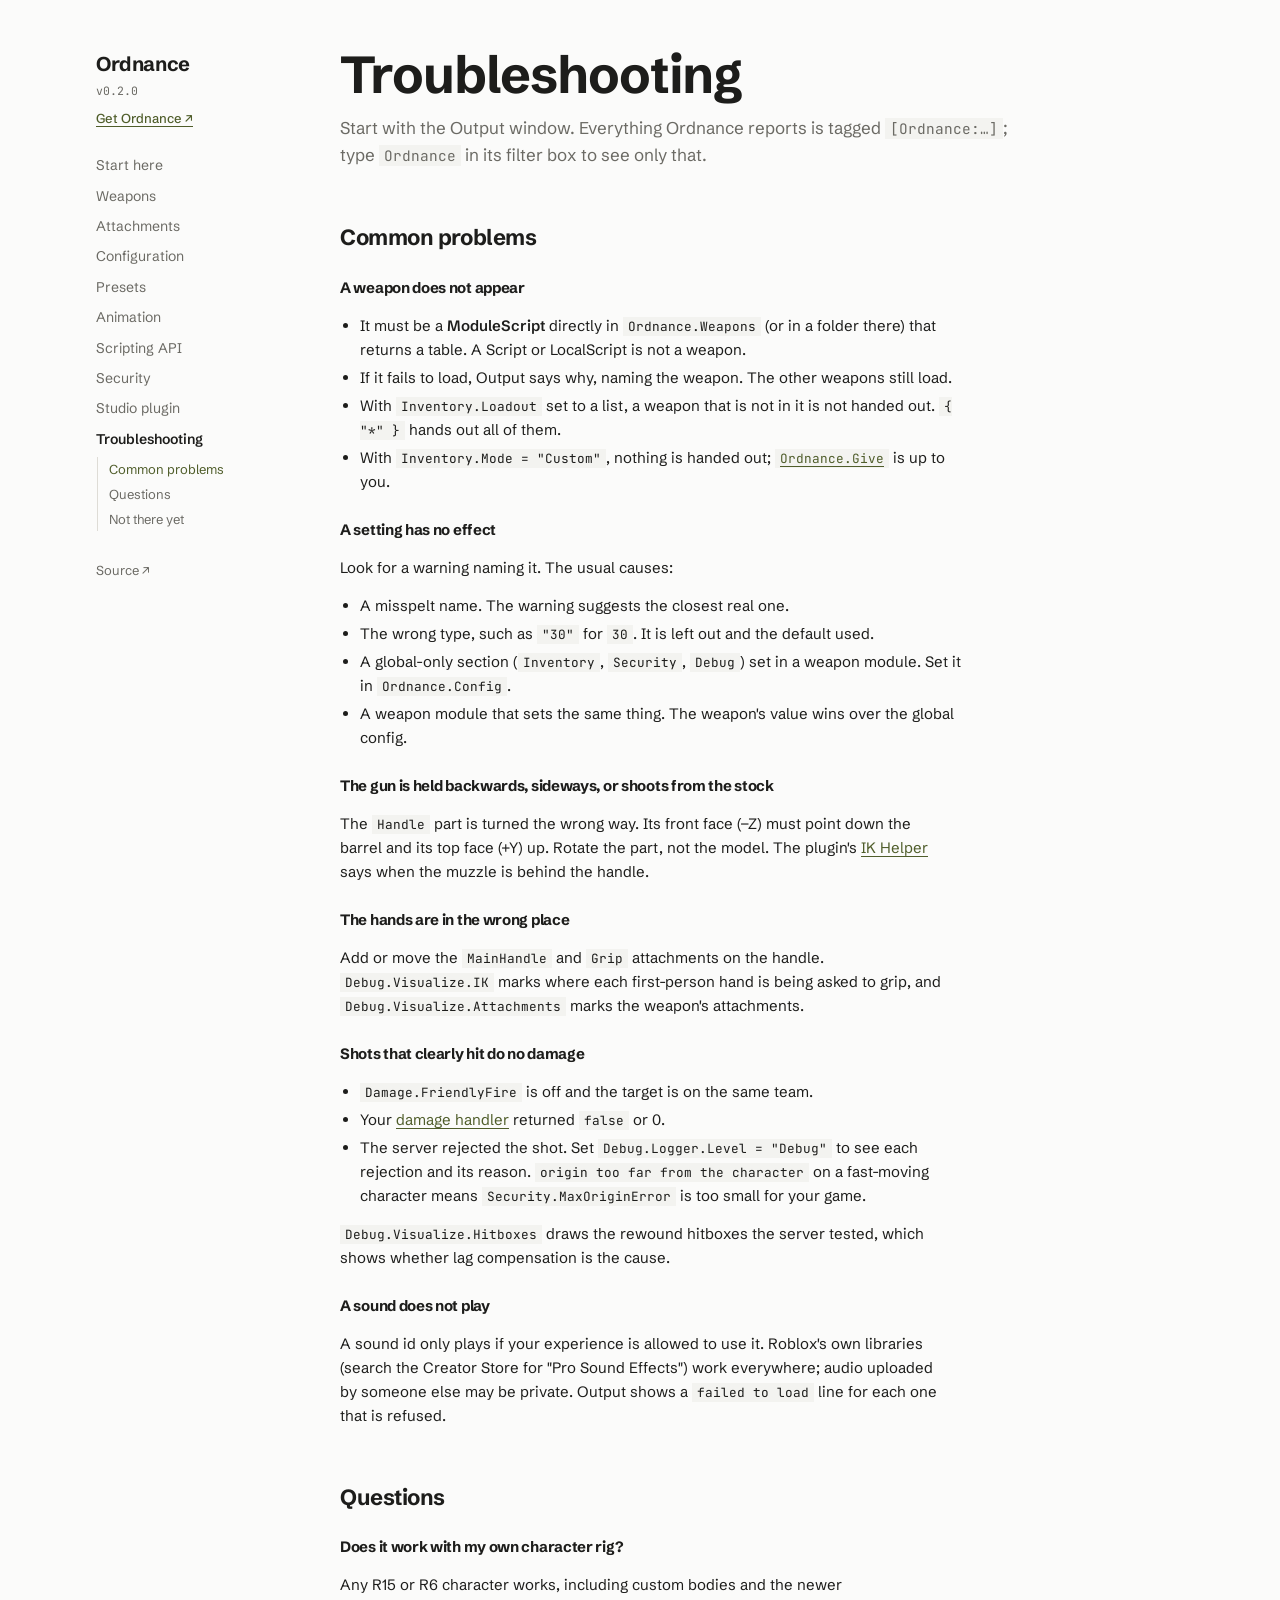
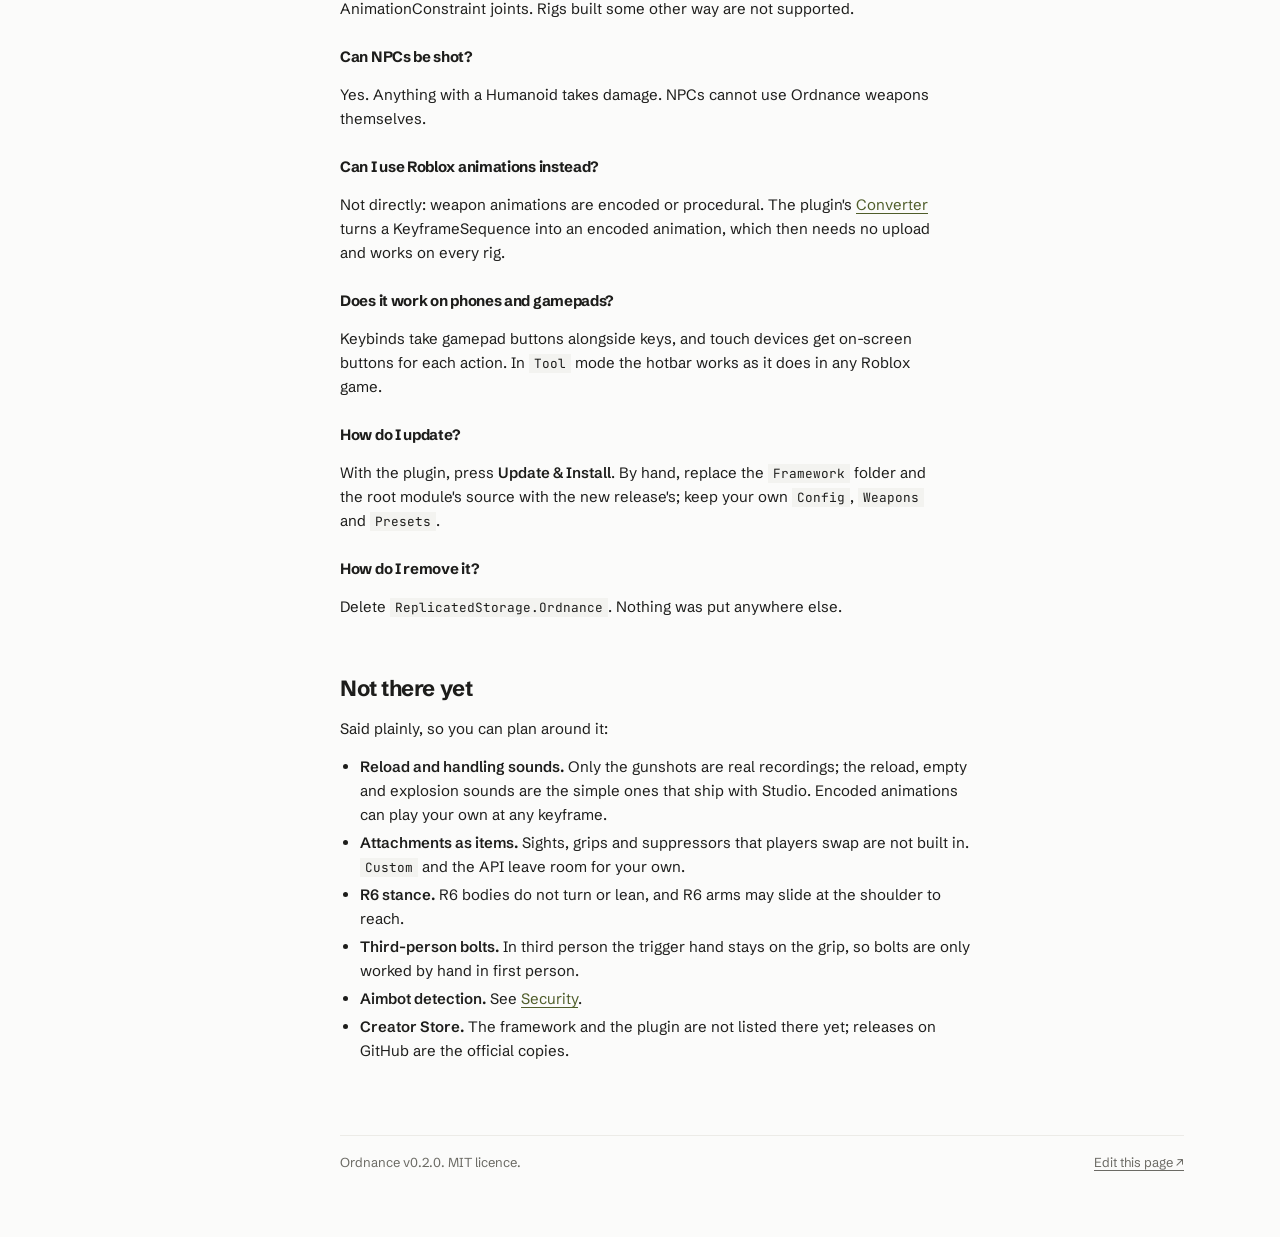
<file: docs/faq.html>
<!doctype html>
<html lang="en">
<head>
<meta charset="utf-8">
<meta name="viewport" content="width=device-width, initial-scale=1, viewport-fit=cover">
<title>Troubleshooting – Ordnance</title>
<meta name="description" content="Fixes for the common Ordnance problems, answers to common questions, and what Ordnance cannot do yet.">
<meta property="og:title" content="Troubleshooting – Ordnance">
<meta property="og:description" content="Fixes for the common Ordnance problems, answers to common questions, and what Ordnance cannot do yet.">
<link rel="icon" href="favicon.svg" type="image/svg+xml">
<link rel="preconnect" href="https://fonts.googleapis.com">
<link rel="preconnect" href="https://fonts.gstatic.com" crossorigin>
<link rel="stylesheet" href="https://fonts.googleapis.com/css2?family=Schibsted+Grotesk:wght@400;500;600;700&amp;family=JetBrains+Mono:wght@400;600&amp;display=swap">
<link rel="stylesheet" href="style.css">
</head>
<body>
<div class="shell">
  <nav class="rail" aria-label="Pages">
    <a class="brand" href="index.html">Ordnance</a>
    <span class="ver">v0.2.0</span>
    <a class="get" href="https://github.com/xerseer/ORDINANCE/releases" target="_blank" rel="noopener">Get Ordnance&nbsp;↗</a>
    <a class="item" href="index.html">Start here</a>
    <a class="item" href="weapons.html">Weapons</a>
    <a class="item" href="attachments.html">Attachments</a>
    <a class="item" href="config.html">Configuration</a>
    <a class="item" href="presets.html">Presets</a>
    <a class="item" href="animation.html">Animation</a>
    <a class="item" href="api.html">Scripting API</a>
    <a class="item" href="security.html">Security</a>
    <a class="item" href="plugin.html">Studio plugin</a>
    <a class="item here" href="faq.html" aria-current="page">Troubleshooting</a><div class="subs"><a class="sub" href="#problems">Common problems</a><a class="sub" href="#questions">Questions</a><a class="sub" href="#limits">Not there yet</a></div>
    <a class="item out" href="https://github.com/xerseer/ORDINANCE" target="_blank" rel="noopener">Source&nbsp;↗</a>
  </nav>
  <main>
<section id="top"><h1>Troubleshooting</h1>
<p class="lede">Start with the Output window. Everything Ordnance reports is tagged <code>[Ordnance:…]</code>; type <code>Ordnance</code> in its filter box to see only that.</p>
</section>
<section id="problems"><h2>Common problems</h2>
<h3 id="missing-weapon">A weapon does not appear</h3>
<ul><li>It must be a <strong>ModuleScript</strong> directly in <code>Ordnance.Weapons</code> (or in a folder there) that returns a table. A Script or LocalScript is not a weapon.</li><li>If it fails to load, Output says why, naming the weapon. The other weapons still load.</li><li>With <code>Inventory.Loadout</code> set to a list, a weapon that is not in it is not handed out. <code>{ &quot;*&quot; }</code> hands out all of them.</li><li>With <code>Inventory.Mode = &quot;Custom&quot;</code>, nothing is handed out; <a href="api.html#give"><code>Ordnance.Give</code></a> is up to you.</li></ul>
<h3 id="setting-ignored">A setting has no effect</h3>
<p>Look for a warning naming it. The usual causes:</p>
<ul><li>A misspelt name. The warning suggests the closest real one.</li><li>The wrong type, such as <code>&quot;30&quot;</code> for <code>30</code>. It is left out and the default used.</li><li>A global-only section (<code>Inventory</code>, <code>Security</code>, <code>Debug</code>) set in a weapon module. Set it in <code>Ordnance.Config</code>.</li><li>A weapon module that sets the same thing. The weapon's value wins over the global config.</li></ul>
<h3 id="backwards">The gun is held backwards, sideways, or shoots from the stock</h3>
<p>The <code>Handle</code> part is turned the wrong way. Its front face (−Z) must point down the barrel and its top face (+Y) up. Rotate the part, not the model. The plugin's <a href="plugin.html#helper">IK Helper</a> says when the muzzle is behind the handle.</p>
<h3 id="hands">The hands are in the wrong place</h3>
<p>Add or move the <code>MainHandle</code> and <code>Grip</code> attachments on the handle. <code>Debug.Visualize.IK</code> marks where each first-person hand is being asked to grip, and <code>Debug.Visualize.Attachments</code> marks the weapon's attachments.</p>
<h3 id="no-damage">Shots that clearly hit do no damage</h3>
<ul><li><code>Damage.FriendlyFire</code> is off and the target is on the same team.</li><li>Your <a href="api.html#setdamagehandler">damage handler</a> returned <code>false</code> or 0.</li><li>The server rejected the shot. Set <code>Debug.Logger.Level = &quot;Debug&quot;</code> to see each rejection and its reason. <code>origin too far from the character</code> on a fast-moving character means <code>Security.MaxOriginError</code> is too small for your game.</li></ul>
<p><code>Debug.Visualize.Hitboxes</code> draws the rewound hitboxes the server tested, which shows whether lag compensation is the cause.</p>
<h3 id="sounds">A sound does not play</h3>
<p>A sound id only plays if your experience is allowed to use it. Roblox's own libraries (search the Creator Store for &quot;Pro Sound Effects&quot;) work everywhere; audio uploaded by someone else may be private. Output shows a <code>failed to load</code> line for each one that is refused.</p>
</section>
<section id="questions"><h2>Questions</h2>
<h3 id="rigs">Does it work with my own character rig?</h3>
<p>Any R15 or R6 character works, including custom bodies and the newer AnimationConstraint joints. Rigs built some other way are not supported.</p>
<h3 id="npcs">Can NPCs be shot?</h3>
<p>Yes. Anything with a Humanoid takes damage. NPCs cannot use Ordnance weapons themselves.</p>
<h3 id="roblox-animations">Can I use Roblox animations instead?</h3>
<p>Not directly: weapon animations are encoded or procedural. The plugin's <a href="plugin.html#converter">Converter</a> turns a KeyframeSequence into an encoded animation, which then needs no upload and works on every rig.</p>
<h3 id="devices">Does it work on phones and gamepads?</h3>
<p>Keybinds take gamepad buttons alongside keys, and touch devices get on-screen buttons for each action. In <code>Tool</code> mode the hotbar works as it does in any Roblox game.</p>
<h3 id="update">How do I update?</h3>
<p>With the plugin, press <strong>Update &amp; Install</strong>. By hand, replace the <code>Framework</code> folder and the root module's source with the new release's; keep your own <code>Config</code>, <code>Weapons</code> and <code>Presets</code>.</p>
<h3 id="remove">How do I remove it?</h3>
<p>Delete <code>ReplicatedStorage.Ordnance</code>. Nothing was put anywhere else.</p>
</section>
<section id="limits"><h2>Not there yet</h2>
<p>Said plainly, so you can plan around it:</p>
<ul><li><strong>Reload and handling sounds.</strong> Only the gunshots are real recordings; the reload, empty and explosion sounds are the simple ones that ship with Studio. Encoded animations can play your own at any keyframe.</li><li><strong>Attachments as items.</strong> Sights, grips and suppressors that players swap are not built in. <code>Custom</code> and the API leave room for your own.</li><li><strong>R6 stance.</strong> R6 bodies do not turn or lean, and R6 arms may slide at the shoulder to reach.</li><li><strong>Third-person bolts.</strong> In third person the trigger hand stays on the grip, so bolts are only worked by hand in first person.</li><li><strong>Aimbot detection.</strong> See <a href="security.html#limits">Security</a>.</li><li><strong>Creator Store.</strong> The framework and the plugin are not listed there yet; releases on GitHub are the official copies.</li></ul>
</section>
    <footer>
      <span>Ordnance v0.2.0. MIT licence.</span>
      <a href="https://github.com/xerseer/ORDINANCE/blob/main/site/faq.md">Edit this page&nbsp;↗</a>
    </footer>
  </main>
</div>
<script src="site.js"></script>
</body>
</html>
</file>
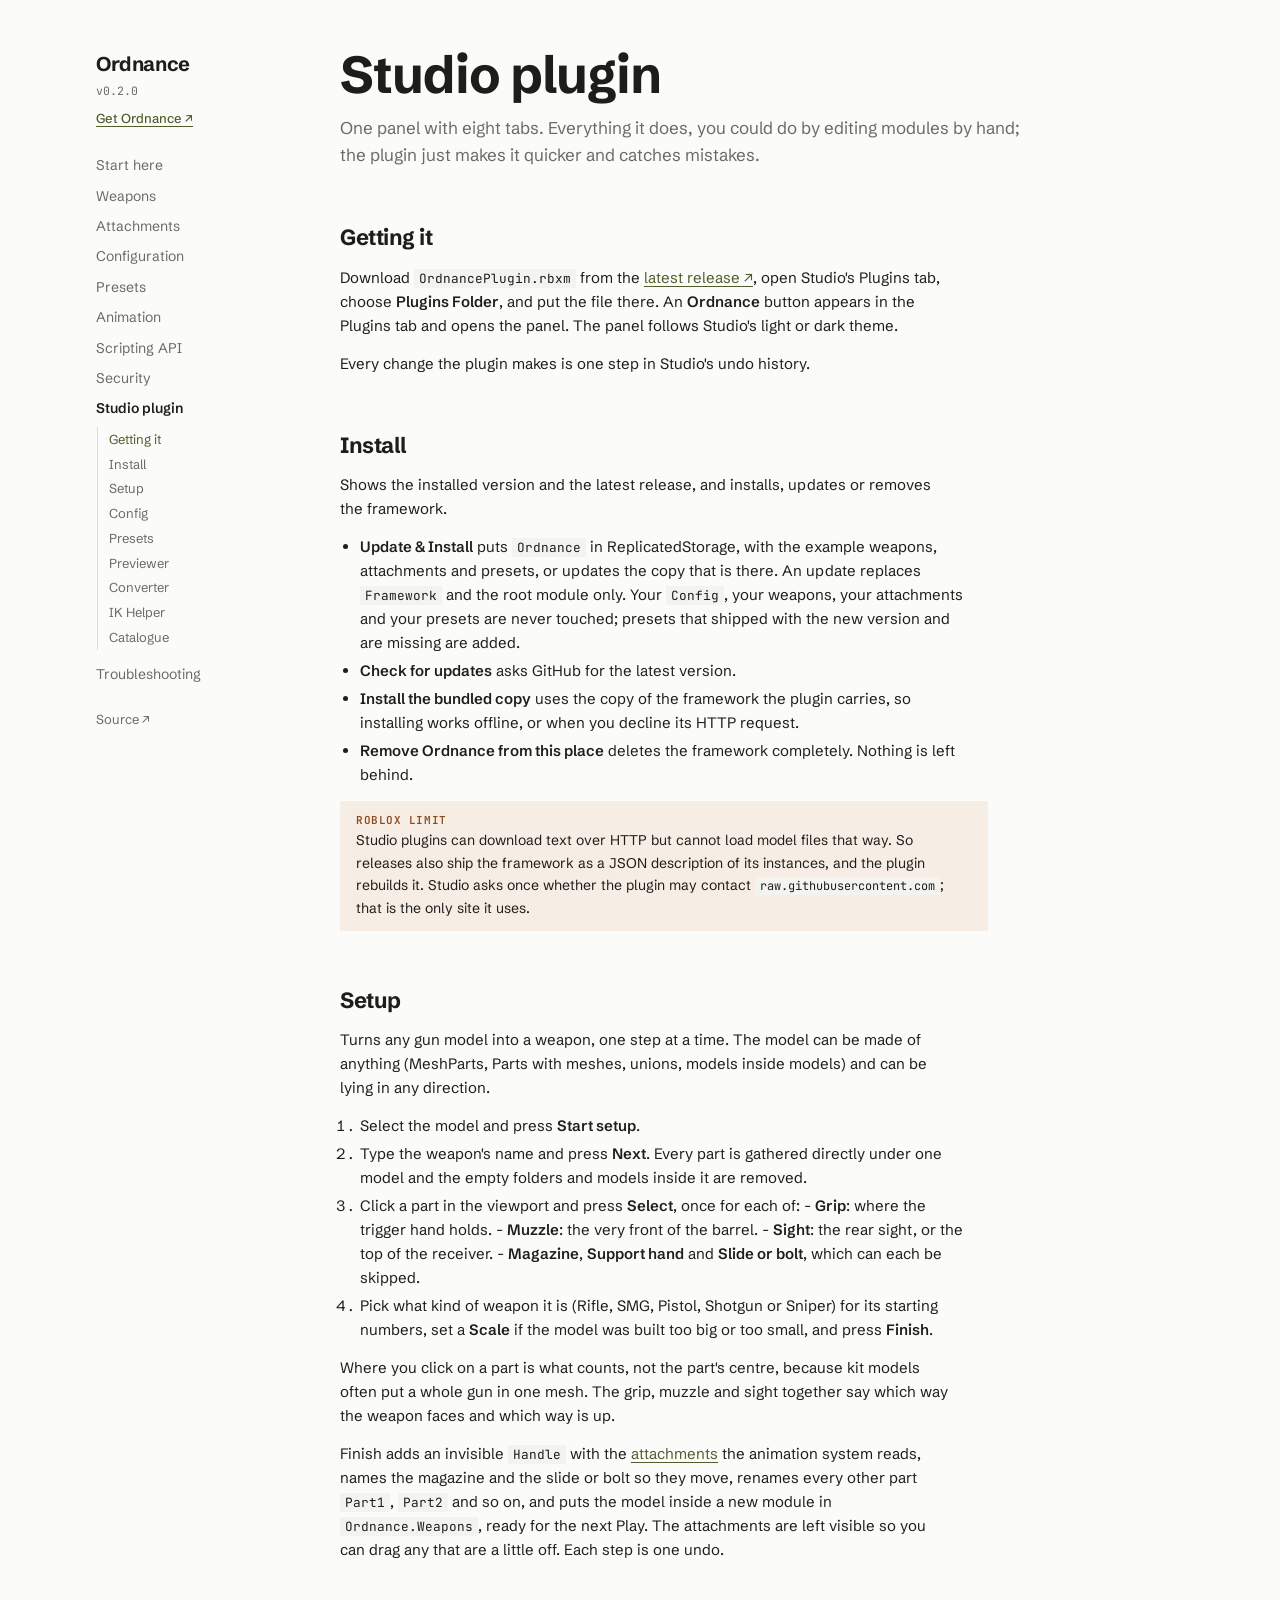
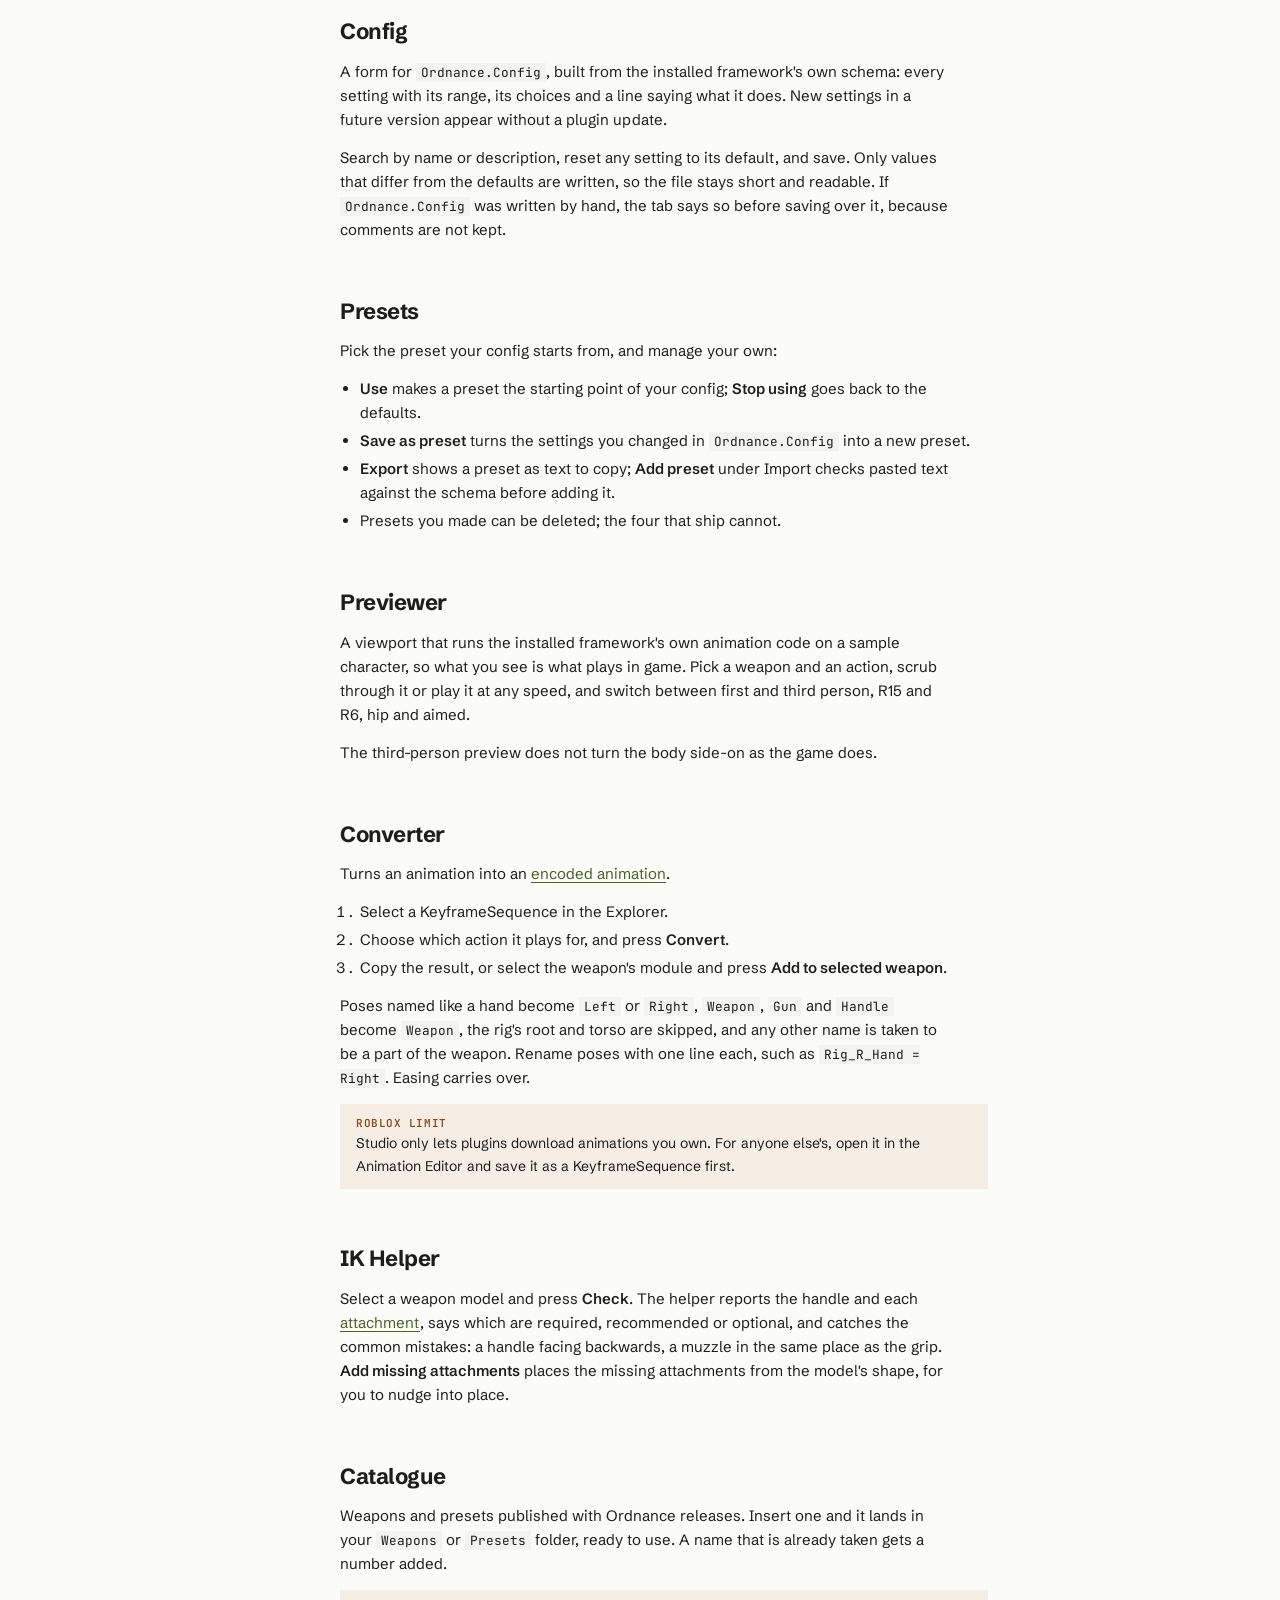
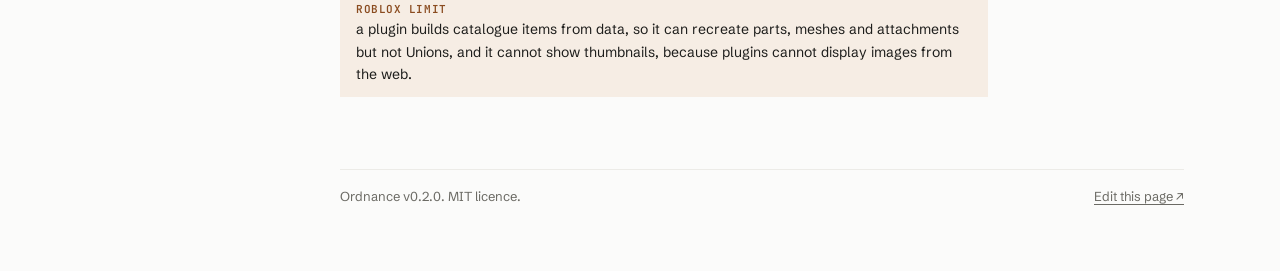
<file: docs/plugin.html>
<!doctype html>
<html lang="en">
<head>
<meta charset="utf-8">
<meta name="viewport" content="width=device-width, initial-scale=1, viewport-fit=cover">
<title>Studio plugin – Ordnance</title>
<meta name="description" content="The Ordnance Studio plugin: install and update, a step-by-step weapon setup, a config editor, presets, an animation previewer and converter, an attachment helper and a catalogue of weapons.">
<meta property="og:title" content="Studio plugin – Ordnance">
<meta property="og:description" content="The Ordnance Studio plugin: install and update, a step-by-step weapon setup, a config editor, presets, an animation previewer and converter, an attachment helper and a catalogue of weapons.">
<link rel="icon" href="favicon.svg" type="image/svg+xml">
<link rel="preconnect" href="https://fonts.googleapis.com">
<link rel="preconnect" href="https://fonts.gstatic.com" crossorigin>
<link rel="stylesheet" href="https://fonts.googleapis.com/css2?family=Schibsted+Grotesk:wght@400;500;600;700&amp;family=JetBrains+Mono:wght@400;600&amp;display=swap">
<link rel="stylesheet" href="style.css">
</head>
<body>
<div class="shell">
  <nav class="rail" aria-label="Pages">
    <a class="brand" href="index.html">Ordnance</a>
    <span class="ver">v0.2.0</span>
    <a class="get" href="https://github.com/xerseer/ORDINANCE/releases" target="_blank" rel="noopener">Get Ordnance&nbsp;↗</a>
    <a class="item" href="index.html">Start here</a>
    <a class="item" href="weapons.html">Weapons</a>
    <a class="item" href="attachments.html">Attachments</a>
    <a class="item" href="config.html">Configuration</a>
    <a class="item" href="presets.html">Presets</a>
    <a class="item" href="animation.html">Animation</a>
    <a class="item" href="api.html">Scripting API</a>
    <a class="item" href="security.html">Security</a>
    <a class="item here" href="plugin.html" aria-current="page">Studio plugin</a><div class="subs"><a class="sub" href="#install">Getting it</a><a class="sub" href="#install-tab">Install</a><a class="sub" href="#setup">Setup</a><a class="sub" href="#config">Config</a><a class="sub" href="#presets">Presets</a><a class="sub" href="#previewer">Previewer</a><a class="sub" href="#converter">Converter</a><a class="sub" href="#helper">IK Helper</a><a class="sub" href="#catalogue">Catalogue</a></div>
    <a class="item" href="faq.html">Troubleshooting</a>
    <a class="item out" href="https://github.com/xerseer/ORDINANCE" target="_blank" rel="noopener">Source&nbsp;↗</a>
  </nav>
  <main>
<section id="top"><h1>Studio plugin</h1>
<p class="lede">One panel with eight tabs. Everything it does, you could do by editing modules by hand; the plugin just makes it quicker and catches mistakes.</p>
</section>
<section id="install"><h2>Getting it</h2>
<p>Download <code>OrdnancePlugin.rbxm</code> from the <a href="https://github.com/xerseer/ORDINANCE/releases" target="_blank" rel="noopener">latest release&nbsp;↗</a>, open Studio's Plugins tab, choose <strong>Plugins Folder</strong>, and put the file there. An <strong>Ordnance</strong> button appears in the Plugins tab and opens the panel. The panel follows Studio's light or dark theme.</p>
<p>Every change the plugin makes is one step in Studio's undo history.</p>
</section>
<section id="install-tab"><h2>Install</h2>
<p>Shows the installed version and the latest release, and installs, updates or removes the framework.</p>
<ul><li><strong>Update &amp; Install</strong> puts <code>Ordnance</code> in ReplicatedStorage, with the example weapons, attachments and presets, or updates the copy that is there. An update replaces <code>Framework</code> and the root module only. Your <code>Config</code>, your weapons, your attachments and your presets are never touched; presets that shipped with the new version and are missing are added.</li><li><strong>Check for updates</strong> asks GitHub for the latest version.</li><li><strong>Install the bundled copy</strong> uses the copy of the framework the plugin carries, so installing works offline, or when you decline its HTTP request.</li><li><strong>Remove Ordnance from this place</strong> deletes the framework completely. Nothing is left behind.</li></ul>
<div class="note limit"><span class="kicker">Roblox limit</span><p>Studio plugins can download text over HTTP but cannot load model files that way. So releases also ship the framework as a JSON description of its instances, and the plugin rebuilds it. Studio asks once whether the plugin may contact <code>raw.githubusercontent.com</code>; that is the only site it uses.</p></div>
</section>
<section id="setup"><h2>Setup</h2>
<p>Turns any gun model into a weapon, one step at a time. The model can be made of anything (MeshParts, Parts with meshes, unions, models inside models) and can be lying in any direction.</p>
<ol><li>Select the model and press <strong>Start setup</strong>.</li><li>Type the weapon's name and press <strong>Next</strong>. Every part is gathered directly under one model and the empty folders and models inside it are removed.</li><li>Click a part in the viewport and press <strong>Select</strong>, once for each of: - <strong>Grip</strong>: where the trigger hand holds. - <strong>Muzzle</strong>: the very front of the barrel. - <strong>Sight</strong>: the rear sight, or the top of the receiver. - <strong>Magazine</strong>, <strong>Support hand</strong> and <strong>Slide or bolt</strong>, which can each be skipped.</li><li>Pick what kind of weapon it is (Rifle, SMG, Pistol, Shotgun or Sniper) for its starting numbers, set a <strong>Scale</strong> if the model was built too big or too small, and press <strong>Finish</strong>.</li></ol>
<p>Where you click on a part is what counts, not the part's centre, because kit models often put a whole gun in one mesh. The grip, muzzle and sight together say which way the weapon faces and which way is up.</p>
<p>Finish adds an invisible <code>Handle</code> with the <a href="weapons.html#attachments">attachments</a> the animation system reads, names the magazine and the slide or bolt so they move, renames every other part <code>Part1</code>, <code>Part2</code> and so on, and puts the model inside a new module in <code>Ordnance.Weapons</code>, ready for the next Play. The attachments are left visible so you can drag any that are a little off. Each step is one undo.</p>
</section>
<section id="config"><h2>Config</h2>
<p>A form for <code>Ordnance.Config</code>, built from the installed framework's own schema: every setting with its range, its choices and a line saying what it does. New settings in a future version appear without a plugin update.</p>
<p>Search by name or description, reset any setting to its default, and save. Only values that differ from the defaults are written, so the file stays short and readable. If <code>Ordnance.Config</code> was written by hand, the tab says so before saving over it, because comments are not kept.</p>
</section>
<section id="presets"><h2>Presets</h2>
<p>Pick the preset your config starts from, and manage your own:</p>
<ul><li><strong>Use</strong> makes a preset the starting point of your config; <strong>Stop using</strong> goes back to the defaults.</li><li><strong>Save as preset</strong> turns the settings you changed in <code>Ordnance.Config</code> into a new preset.</li><li><strong>Export</strong> shows a preset as text to copy; <strong>Add preset</strong> under Import checks pasted text against the schema before adding it.</li><li>Presets you made can be deleted; the four that ship cannot.</li></ul>
</section>
<section id="previewer"><h2>Previewer</h2>
<p>A viewport that runs the installed framework's own animation code on a sample character, so what you see is what plays in game. Pick a weapon and an action, scrub through it or play it at any speed, and switch between first and third person, R15 and R6, hip and aimed.</p>
<p>The third-person preview does not turn the body side-on as the game does.</p>
</section>
<section id="converter"><h2>Converter</h2>
<p>Turns an animation into an <a href="animation.html#encoded">encoded animation</a>.</p>
<ol><li>Select a KeyframeSequence in the Explorer.</li><li>Choose which action it plays for, and press <strong>Convert</strong>.</li><li>Copy the result, or select the weapon's module and press <strong>Add to selected weapon</strong>.</li></ol>
<p>Poses named like a hand become <code>Left</code> or <code>Right</code>, <code>Weapon</code>, <code>Gun</code> and <code>Handle</code> become <code>Weapon</code>, the rig's root and torso are skipped, and any other name is taken to be a part of the weapon. Rename poses with one line each, such as <code>Rig_R_Hand = Right</code>. Easing carries over.</p>
<div class="note limit"><span class="kicker">Roblox limit</span><p>Studio only lets plugins download animations you own. For anyone else's, open it in the Animation Editor and save it as a KeyframeSequence first.</p></div>
</section>
<section id="helper"><h2>IK Helper</h2>
<p>Select a weapon model and press <strong>Check</strong>. The helper reports the handle and each <a href="weapons.html#attachments">attachment</a>, says which are required, recommended or optional, and catches the common mistakes: a handle facing backwards, a muzzle in the same place as the grip. <strong>Add missing attachments</strong> places the missing attachments from the model's shape, for you to nudge into place.</p>
</section>
<section id="catalogue"><h2>Catalogue</h2>
<p>Weapons and presets published with Ordnance releases. Insert one and it lands in your <code>Weapons</code> or <code>Presets</code> folder, ready to use. A name that is already taken gets a number added.</p>
<div class="note limit"><span class="kicker">Roblox limit</span><p>a plugin builds catalogue items from data, so it can recreate parts, meshes and attachments but not Unions, and it cannot show thumbnails, because plugins cannot display images from the web.</p></div>
</section>
    <footer>
      <span>Ordnance v0.2.0. MIT licence.</span>
      <a href="https://github.com/xerseer/ORDINANCE/blob/main/site/plugin.md">Edit this page&nbsp;↗</a>
    </footer>
  </main>
</div>
<script src="site.js"></script>
</body>
</html>
</file>
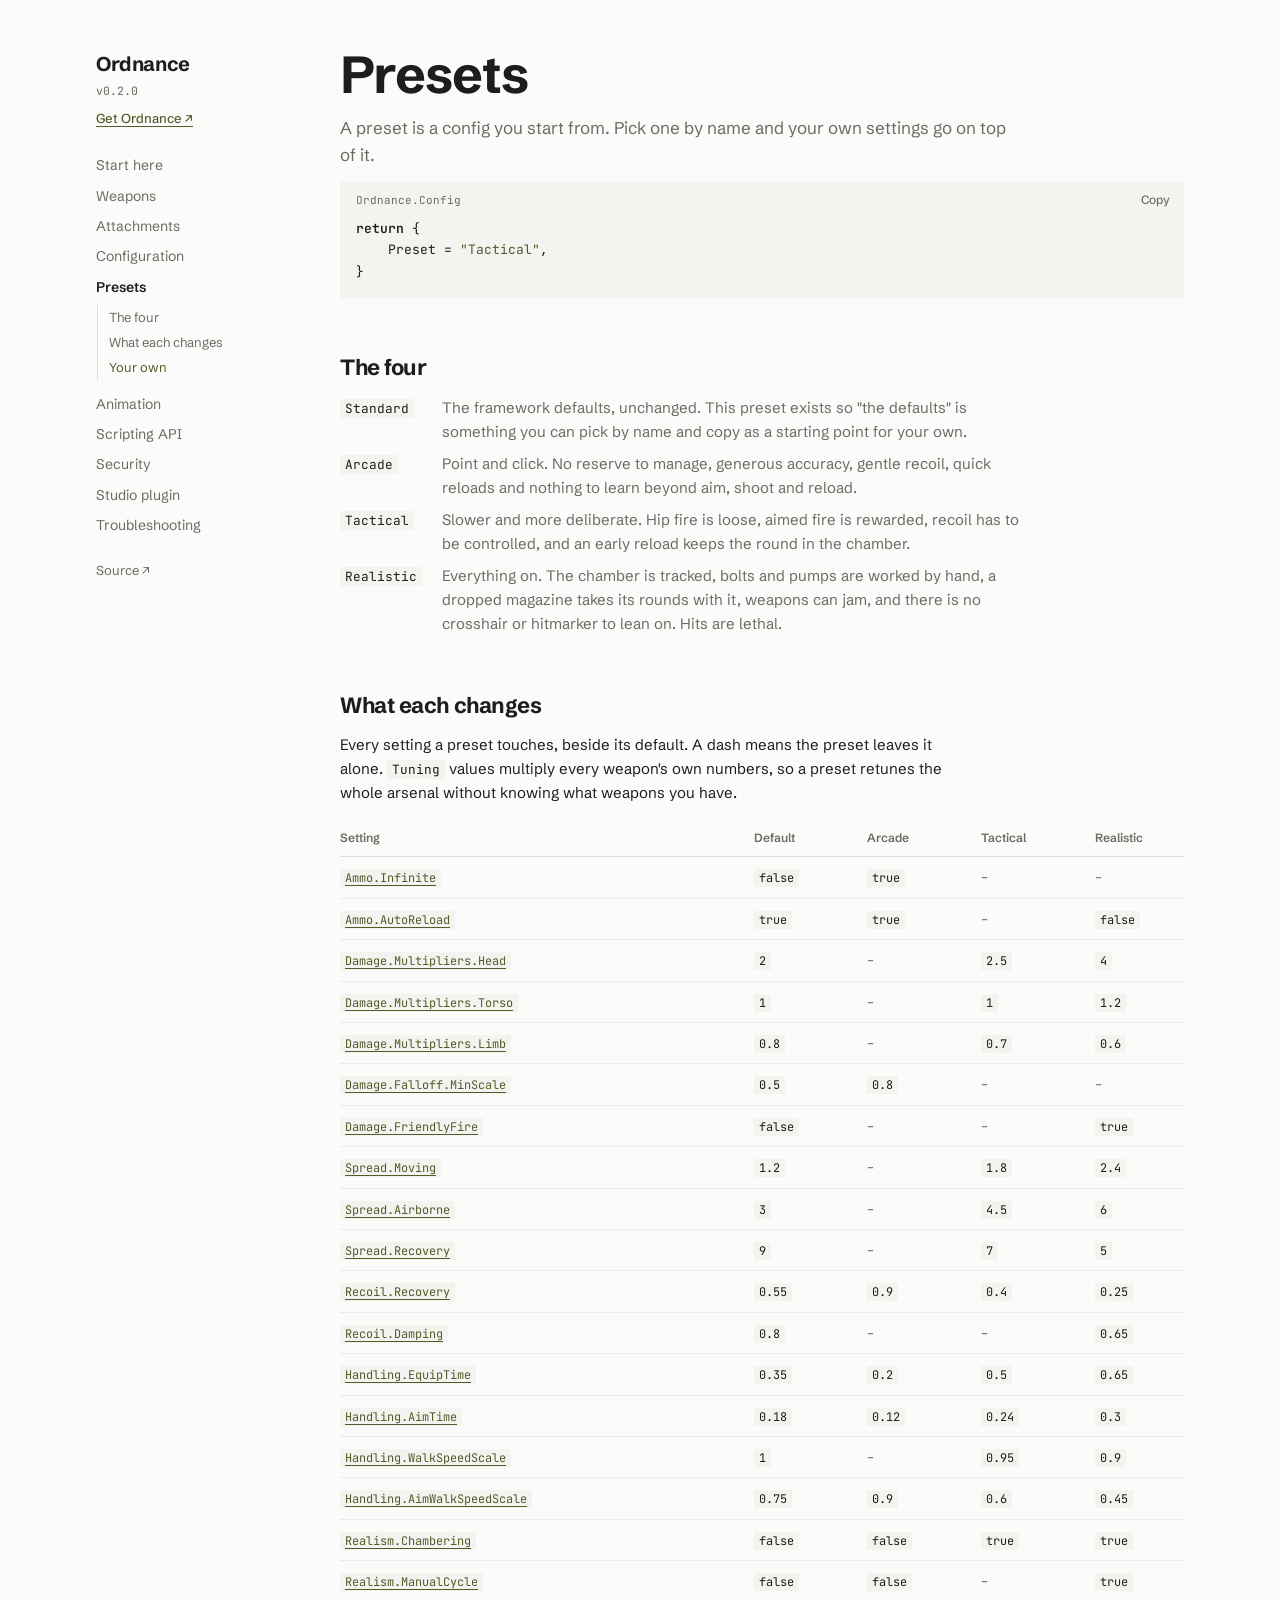
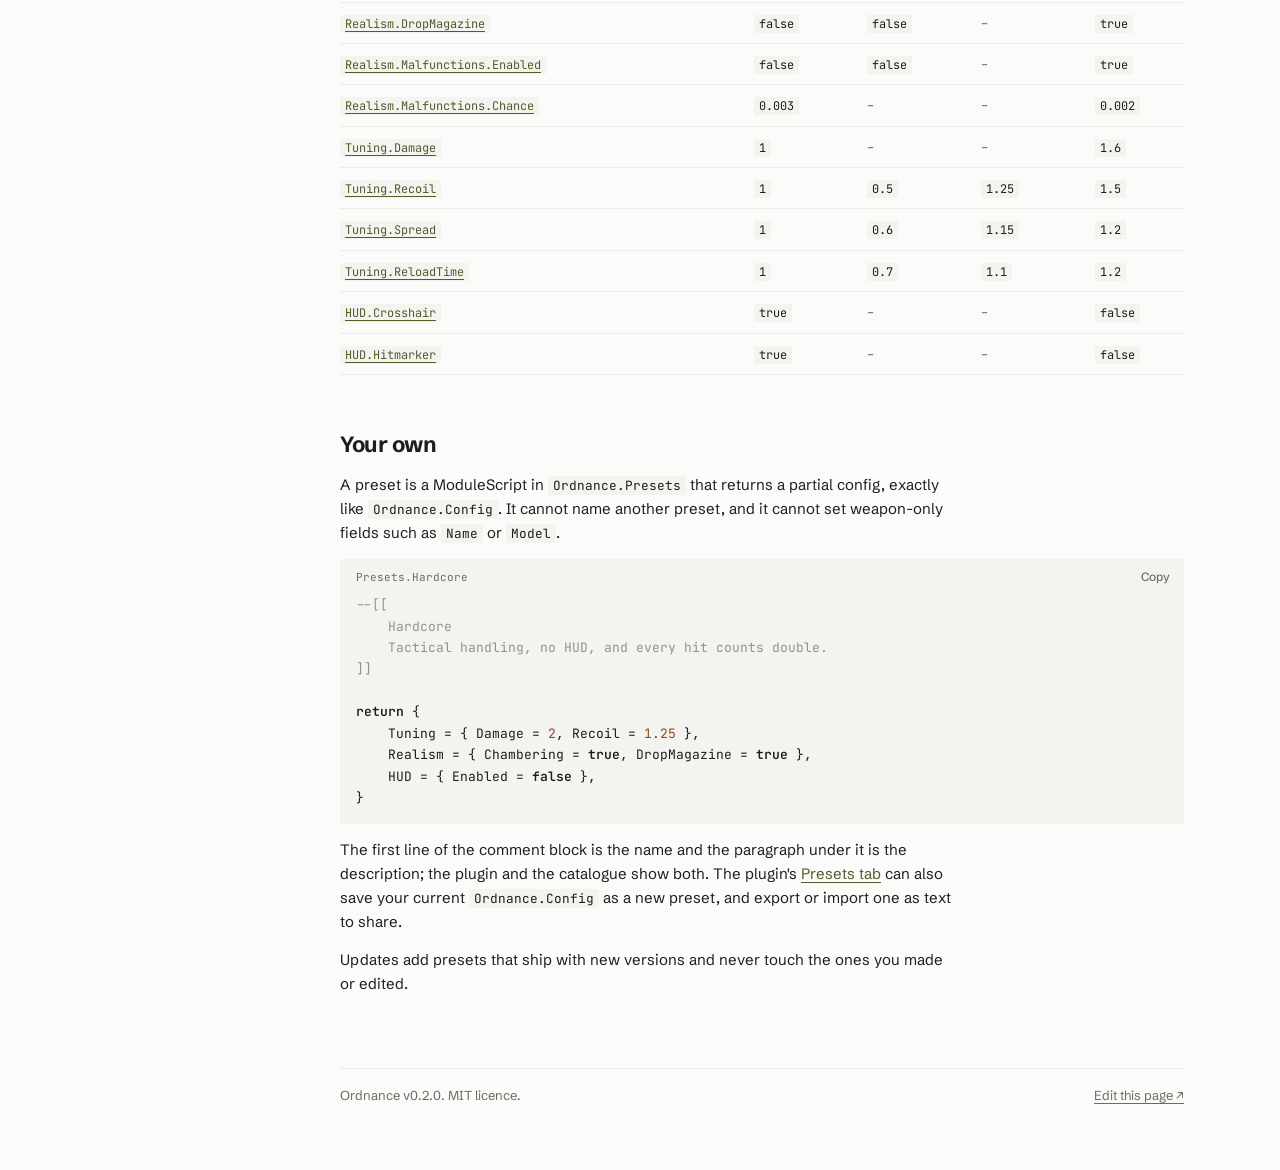
<file: docs/presets.html>
<!doctype html>
<html lang="en">
<head>
<meta charset="utf-8">
<meta name="viewport" content="width=device-width, initial-scale=1, viewport-fit=cover">
<title>Presets – Ordnance</title>
<meta name="description" content="Ordnance's ready-made configs, from Arcade to Realistic, what each one changes, and how to write your own.">
<meta property="og:title" content="Presets – Ordnance">
<meta property="og:description" content="Ordnance's ready-made configs, from Arcade to Realistic, what each one changes, and how to write your own.">
<link rel="icon" href="favicon.svg" type="image/svg+xml">
<link rel="preconnect" href="https://fonts.googleapis.com">
<link rel="preconnect" href="https://fonts.gstatic.com" crossorigin>
<link rel="stylesheet" href="https://fonts.googleapis.com/css2?family=Schibsted+Grotesk:wght@400;500;600;700&amp;family=JetBrains+Mono:wght@400;600&amp;display=swap">
<link rel="stylesheet" href="style.css">
</head>
<body>
<div class="shell">
  <nav class="rail" aria-label="Pages">
    <a class="brand" href="index.html">Ordnance</a>
    <span class="ver">v0.2.0</span>
    <a class="get" href="https://github.com/xerseer/ORDINANCE/releases" target="_blank" rel="noopener">Get Ordnance&nbsp;↗</a>
    <a class="item" href="index.html">Start here</a>
    <a class="item" href="weapons.html">Weapons</a>
    <a class="item" href="attachments.html">Attachments</a>
    <a class="item" href="config.html">Configuration</a>
    <a class="item here" href="presets.html" aria-current="page">Presets</a><div class="subs"><a class="sub" href="#list">The four</a><a class="sub" href="#compare">What each changes</a><a class="sub" href="#custom">Your own</a></div>
    <a class="item" href="animation.html">Animation</a>
    <a class="item" href="api.html">Scripting API</a>
    <a class="item" href="security.html">Security</a>
    <a class="item" href="plugin.html">Studio plugin</a>
    <a class="item" href="faq.html">Troubleshooting</a>
    <a class="item out" href="https://github.com/xerseer/ORDINANCE" target="_blank" rel="noopener">Source&nbsp;↗</a>
  </nav>
  <main>
<section id="top"><h1>Presets</h1>
<p class="lede">A preset is a config you start from. Pick one by name and your own settings go on top of it.</p>
<div class="code"><div class="label">Ordnance.Config</div><pre><code><span class="tk-kw">return</span> {
	Preset = <span class="tk-str">&quot;Tactical&quot;</span>,
}</code></pre></div>
</section>
<section id="list"><h2>The four</h2>
<dl class="defs"><dt><code>Standard</code></dt><dd>The framework defaults, unchanged. This preset exists so &quot;the defaults&quot; is something you can pick by name and copy as a starting point for your own. </dd><dt><code>Arcade</code></dt><dd>Point and click. No reserve to manage, generous accuracy, gentle recoil, quick reloads and nothing to learn beyond aim, shoot and reload. </dd><dt><code>Tactical</code></dt><dd>Slower and more deliberate. Hip fire is loose, aimed fire is rewarded, recoil has to be controlled, and an early reload keeps the round in the chamber. </dd><dt><code>Realistic</code></dt><dd>Everything on. The chamber is tracked, bolts and pumps are worked by hand, a dropped magazine takes its rounds with it, weapons can jam, and there is no crosshair or hitmarker to lean on. Hits are lethal. </dd></dl>
</section>
<section id="compare"><h2>What each changes</h2>
<p>Every setting a preset touches, beside its default. A dash means the preset leaves it alone. <code>Tuning</code> values multiply every weapon's own numbers, so a preset retunes the whole arsenal without knowing what weapons you have.</p>
<div class="tbl"><table class="compare"><thead><tr><th>Setting</th><th>Default</th><th>Arcade</th><th>Tactical</th><th>Realistic</th></tr></thead><tbody>
<tr><td><a href="config.html#ammo-infinite"><code>Ammo.Infinite</code></a></td><td><code>false</code></td><td><code>true</code></td><td><span class="dim">–</span></td><td><span class="dim">–</span></td></tr>
<tr><td><a href="config.html#ammo-autoreload"><code>Ammo.AutoReload</code></a></td><td><code>true</code></td><td><code>true</code></td><td><span class="dim">–</span></td><td><code>false</code></td></tr>
<tr><td><a href="config.html#damage-multipliers-head"><code>Damage.Multipliers.Head</code></a></td><td><code>2</code></td><td><span class="dim">–</span></td><td><code>2.5</code></td><td><code>4</code></td></tr>
<tr><td><a href="config.html#damage-multipliers-torso"><code>Damage.Multipliers.Torso</code></a></td><td><code>1</code></td><td><span class="dim">–</span></td><td><code>1</code></td><td><code>1.2</code></td></tr>
<tr><td><a href="config.html#damage-multipliers-limb"><code>Damage.Multipliers.Limb</code></a></td><td><code>0.8</code></td><td><span class="dim">–</span></td><td><code>0.7</code></td><td><code>0.6</code></td></tr>
<tr><td><a href="config.html#damage-falloff-minscale"><code>Damage.Falloff.MinScale</code></a></td><td><code>0.5</code></td><td><code>0.8</code></td><td><span class="dim">–</span></td><td><span class="dim">–</span></td></tr>
<tr><td><a href="config.html#damage-friendlyfire"><code>Damage.FriendlyFire</code></a></td><td><code>false</code></td><td><span class="dim">–</span></td><td><span class="dim">–</span></td><td><code>true</code></td></tr>
<tr><td><a href="config.html#spread-moving"><code>Spread.Moving</code></a></td><td><code>1.2</code></td><td><span class="dim">–</span></td><td><code>1.8</code></td><td><code>2.4</code></td></tr>
<tr><td><a href="config.html#spread-airborne"><code>Spread.Airborne</code></a></td><td><code>3</code></td><td><span class="dim">–</span></td><td><code>4.5</code></td><td><code>6</code></td></tr>
<tr><td><a href="config.html#spread-recovery"><code>Spread.Recovery</code></a></td><td><code>9</code></td><td><span class="dim">–</span></td><td><code>7</code></td><td><code>5</code></td></tr>
<tr><td><a href="config.html#recoil-recovery"><code>Recoil.Recovery</code></a></td><td><code>0.55</code></td><td><code>0.9</code></td><td><code>0.4</code></td><td><code>0.25</code></td></tr>
<tr><td><a href="config.html#recoil-damping"><code>Recoil.Damping</code></a></td><td><code>0.8</code></td><td><span class="dim">–</span></td><td><span class="dim">–</span></td><td><code>0.65</code></td></tr>
<tr><td><a href="config.html#handling-equiptime"><code>Handling.EquipTime</code></a></td><td><code>0.35</code></td><td><code>0.2</code></td><td><code>0.5</code></td><td><code>0.65</code></td></tr>
<tr><td><a href="config.html#handling-aimtime"><code>Handling.AimTime</code></a></td><td><code>0.18</code></td><td><code>0.12</code></td><td><code>0.24</code></td><td><code>0.3</code></td></tr>
<tr><td><a href="config.html#handling-walkspeedscale"><code>Handling.WalkSpeedScale</code></a></td><td><code>1</code></td><td><span class="dim">–</span></td><td><code>0.95</code></td><td><code>0.9</code></td></tr>
<tr><td><a href="config.html#handling-aimwalkspeedscale"><code>Handling.AimWalkSpeedScale</code></a></td><td><code>0.75</code></td><td><code>0.9</code></td><td><code>0.6</code></td><td><code>0.45</code></td></tr>
<tr><td><a href="config.html#realism-chambering"><code>Realism.Chambering</code></a></td><td><code>false</code></td><td><code>false</code></td><td><code>true</code></td><td><code>true</code></td></tr>
<tr><td><a href="config.html#realism-manualcycle"><code>Realism.ManualCycle</code></a></td><td><code>false</code></td><td><code>false</code></td><td><span class="dim">–</span></td><td><code>true</code></td></tr>
<tr><td><a href="config.html#realism-dropmagazine"><code>Realism.DropMagazine</code></a></td><td><code>false</code></td><td><code>false</code></td><td><span class="dim">–</span></td><td><code>true</code></td></tr>
<tr><td><a href="config.html#realism-malfunctions-enabled"><code>Realism.Malfunctions.Enabled</code></a></td><td><code>false</code></td><td><code>false</code></td><td><span class="dim">–</span></td><td><code>true</code></td></tr>
<tr><td><a href="config.html#realism-malfunctions-chance"><code>Realism.Malfunctions.Chance</code></a></td><td><code>0.003</code></td><td><span class="dim">–</span></td><td><span class="dim">–</span></td><td><code>0.002</code></td></tr>
<tr><td><a href="config.html#tuning-damage"><code>Tuning.Damage</code></a></td><td><code>1</code></td><td><span class="dim">–</span></td><td><span class="dim">–</span></td><td><code>1.6</code></td></tr>
<tr><td><a href="config.html#tuning-recoil"><code>Tuning.Recoil</code></a></td><td><code>1</code></td><td><code>0.5</code></td><td><code>1.25</code></td><td><code>1.5</code></td></tr>
<tr><td><a href="config.html#tuning-spread"><code>Tuning.Spread</code></a></td><td><code>1</code></td><td><code>0.6</code></td><td><code>1.15</code></td><td><code>1.2</code></td></tr>
<tr><td><a href="config.html#tuning-reloadtime"><code>Tuning.ReloadTime</code></a></td><td><code>1</code></td><td><code>0.7</code></td><td><code>1.1</code></td><td><code>1.2</code></td></tr>
<tr><td><a href="config.html#hud-crosshair"><code>HUD.Crosshair</code></a></td><td><code>true</code></td><td><span class="dim">–</span></td><td><span class="dim">–</span></td><td><code>false</code></td></tr>
<tr><td><a href="config.html#hud-hitmarker"><code>HUD.Hitmarker</code></a></td><td><code>true</code></td><td><span class="dim">–</span></td><td><span class="dim">–</span></td><td><code>false</code></td></tr>
</tbody></table></div>
</section>
<section id="custom"><h2>Your own</h2>
<p>A preset is a ModuleScript in <code>Ordnance.Presets</code> that returns a partial config, exactly like <code>Ordnance.Config</code>. It cannot name another preset, and it cannot set weapon-only fields such as <code>Name</code> or <code>Model</code>.</p>
<div class="code"><div class="label">Presets.Hardcore</div><pre><code><span class="tk-com">--[[
	Hardcore
	Tactical handling, no HUD, and every hit counts double.
]]</span>

<span class="tk-kw">return</span> {
	Tuning = { Damage = <span class="tk-num">2</span>, Recoil = <span class="tk-num">1.25</span> },
	Realism = { Chambering = <span class="tk-kw">true</span>, DropMagazine = <span class="tk-kw">true</span> },
	HUD = { Enabled = <span class="tk-kw">false</span> },
}</code></pre></div>
<p>The first line of the comment block is the name and the paragraph under it is the description; the plugin and the catalogue show both. The plugin's <a href="plugin.html#presets">Presets tab</a> can also save your current <code>Ordnance.Config</code> as a new preset, and export or import one as text to share.</p>
<p>Updates add presets that ship with new versions and never touch the ones you made or edited.</p>
</section>
    <footer>
      <span>Ordnance v0.2.0. MIT licence.</span>
      <a href="https://github.com/xerseer/ORDINANCE/blob/main/site/presets.md">Edit this page&nbsp;↗</a>
    </footer>
  </main>
</div>
<script src="site.js"></script>
</body>
</html>
</file>
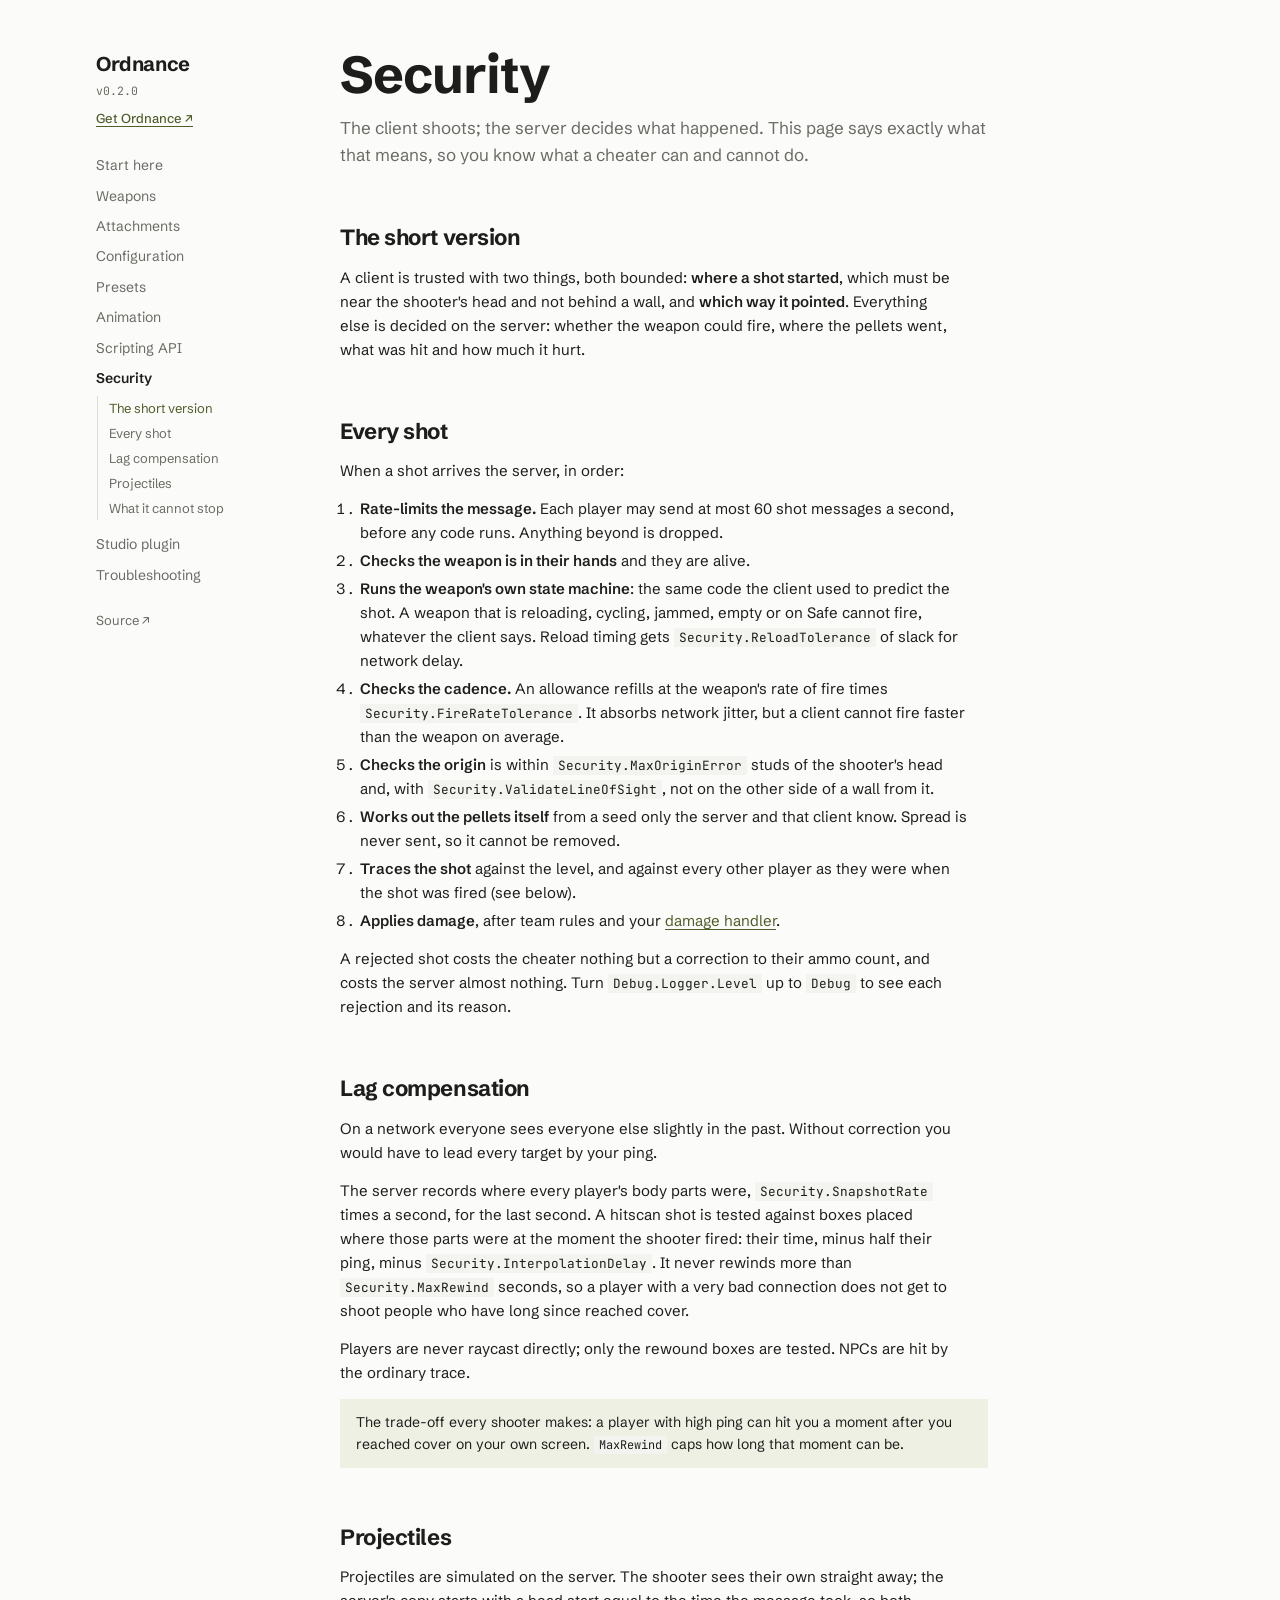
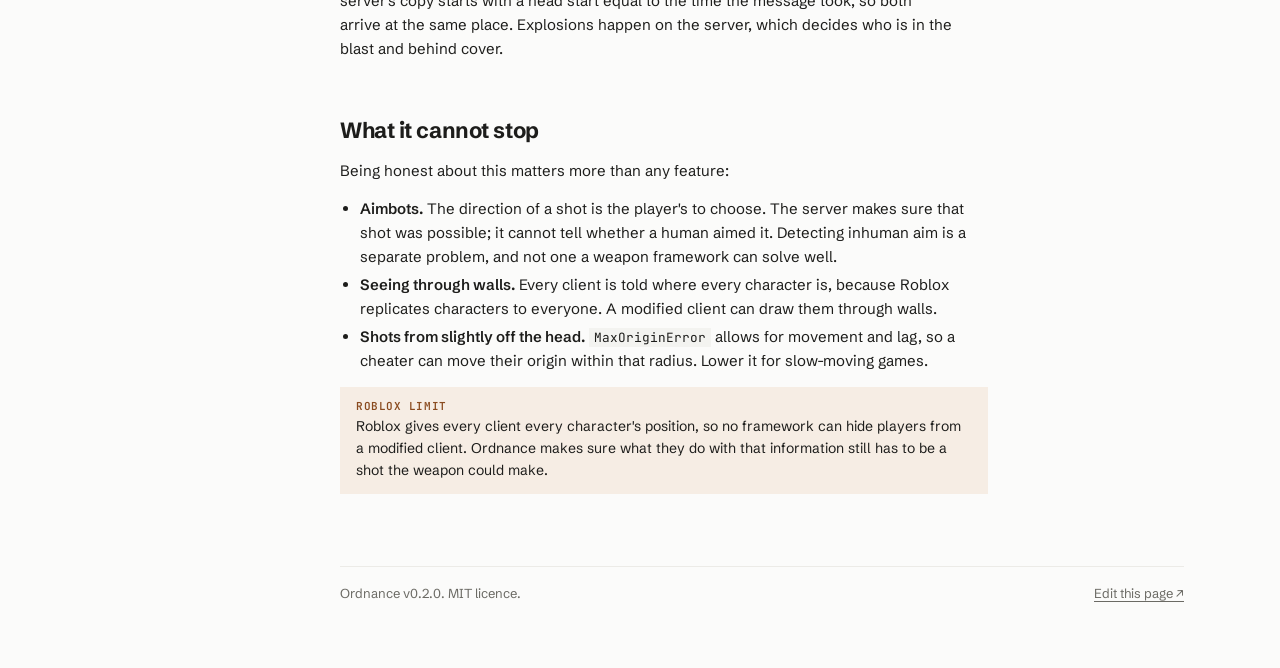
<file: docs/security.html>
<!doctype html>
<html lang="en">
<head>
<meta charset="utf-8">
<meta name="viewport" content="width=device-width, initial-scale=1, viewport-fit=cover">
<title>Security – Ordnance</title>
<meta name="description" content="What the Ordnance server checks on every shot, what it trusts the client with, how lag compensation works, and what it cannot stop.">
<meta property="og:title" content="Security – Ordnance">
<meta property="og:description" content="What the Ordnance server checks on every shot, what it trusts the client with, how lag compensation works, and what it cannot stop.">
<link rel="icon" href="favicon.svg" type="image/svg+xml">
<link rel="preconnect" href="https://fonts.googleapis.com">
<link rel="preconnect" href="https://fonts.gstatic.com" crossorigin>
<link rel="stylesheet" href="https://fonts.googleapis.com/css2?family=Schibsted+Grotesk:wght@400;500;600;700&amp;family=JetBrains+Mono:wght@400;600&amp;display=swap">
<link rel="stylesheet" href="style.css">
</head>
<body>
<div class="shell">
  <nav class="rail" aria-label="Pages">
    <a class="brand" href="index.html">Ordnance</a>
    <span class="ver">v0.2.0</span>
    <a class="get" href="https://github.com/xerseer/ORDINANCE/releases" target="_blank" rel="noopener">Get Ordnance&nbsp;↗</a>
    <a class="item" href="index.html">Start here</a>
    <a class="item" href="weapons.html">Weapons</a>
    <a class="item" href="attachments.html">Attachments</a>
    <a class="item" href="config.html">Configuration</a>
    <a class="item" href="presets.html">Presets</a>
    <a class="item" href="animation.html">Animation</a>
    <a class="item" href="api.html">Scripting API</a>
    <a class="item here" href="security.html" aria-current="page">Security</a><div class="subs"><a class="sub" href="#summary">The short version</a><a class="sub" href="#checks">Every shot</a><a class="sub" href="#lag">Lag compensation</a><a class="sub" href="#projectiles">Projectiles</a><a class="sub" href="#limits">What it cannot stop</a></div>
    <a class="item" href="plugin.html">Studio plugin</a>
    <a class="item" href="faq.html">Troubleshooting</a>
    <a class="item out" href="https://github.com/xerseer/ORDINANCE" target="_blank" rel="noopener">Source&nbsp;↗</a>
  </nav>
  <main>
<section id="top"><h1>Security</h1>
<p class="lede">The client shoots; the server decides what happened. This page says exactly what that means, so you know what a cheater can and cannot do.</p>
</section>
<section id="summary"><h2>The short version</h2>
<p>A client is trusted with two things, both bounded: <strong>where a shot started</strong>, which must be near the shooter's head and not behind a wall, and <strong>which way it pointed</strong>. Everything else is decided on the server: whether the weapon could fire, where the pellets went, what was hit and how much it hurt.</p>
</section>
<section id="checks"><h2>Every shot</h2>
<p>When a shot arrives the server, in order:</p>
<ol><li><strong>Rate-limits the message.</strong> Each player may send at most 60 shot messages a second, before any code runs. Anything beyond is dropped.</li><li><strong>Checks the weapon is in their hands</strong> and they are alive.</li><li><strong>Runs the weapon's own state machine</strong>: the same code the client used to predict the shot. A weapon that is reloading, cycling, jammed, empty or on Safe cannot fire, whatever the client says. Reload timing gets <code>Security.ReloadTolerance</code> of slack for network delay.</li><li><strong>Checks the cadence.</strong> An allowance refills at the weapon's rate of fire times <code>Security.FireRateTolerance</code>. It absorbs network jitter, but a client cannot fire faster than the weapon on average.</li><li><strong>Checks the origin</strong> is within <code>Security.MaxOriginError</code> studs of the shooter's head and, with <code>Security.ValidateLineOfSight</code>, not on the other side of a wall from it.</li><li><strong>Works out the pellets itself</strong> from a seed only the server and that client know. Spread is never sent, so it cannot be removed.</li><li><strong>Traces the shot</strong> against the level, and against every other player as they were when the shot was fired (see below).</li><li><strong>Applies damage</strong>, after team rules and your <a href="api.html#setdamagehandler">damage handler</a>.</li></ol>
<p>A rejected shot costs the cheater nothing but a correction to their ammo count, and costs the server almost nothing. Turn <code>Debug.Logger.Level</code> up to <code>Debug</code> to see each rejection and its reason.</p>
</section>
<section id="lag"><h2>Lag compensation</h2>
<p>On a network everyone sees everyone else slightly in the past. Without correction you would have to lead every target by your ping.</p>
<p>The server records where every player's body parts were, <code>Security.SnapshotRate</code> times a second, for the last second. A hitscan shot is tested against boxes placed where those parts were at the moment the shooter fired: their time, minus half their ping, minus <code>Security.InterpolationDelay</code>. It never rewinds more than <code>Security.MaxRewind</code> seconds, so a player with a very bad connection does not get to shoot people who have long since reached cover.</p>
<p>Players are never raycast directly; only the rewound boxes are tested. NPCs are hit by the ordinary trace.</p>
<div class="note"><p>The trade-off every shooter makes: a player with high ping can hit you a moment after you reached cover on your own screen. <code>MaxRewind</code> caps how long that moment can be.</p></div>
</section>
<section id="projectiles"><h2>Projectiles</h2>
<p>Projectiles are simulated on the server. The shooter sees their own straight away; the server's copy starts with a head start equal to the time the message took, so both arrive at the same place. Explosions happen on the server, which decides who is in the blast and behind cover.</p>
</section>
<section id="limits"><h2>What it cannot stop</h2>
<p>Being honest about this matters more than any feature:</p>
<ul><li><strong>Aimbots.</strong> The direction of a shot is the player's to choose. The server makes sure that shot was possible; it cannot tell whether a human aimed it. Detecting inhuman aim is a separate problem, and not one a weapon framework can solve well.</li><li><strong>Seeing through walls.</strong> Every client is told where every character is, because Roblox replicates characters to everyone. A modified client can draw them through walls.</li><li><strong>Shots from slightly off the head.</strong> <code>MaxOriginError</code> allows for movement and lag, so a cheater can move their origin within that radius. Lower it for slow-moving games.</li></ul>
<div class="note limit"><span class="kicker">Roblox limit</span><p>Roblox gives every client every character's position, so no framework can hide players from a modified client. Ordnance makes sure what they do with that information still has to be a shot the weapon could make.</p></div>
</section>
    <footer>
      <span>Ordnance v0.2.0. MIT licence.</span>
      <a href="https://github.com/xerseer/ORDINANCE/blob/main/site/security.md">Edit this page&nbsp;↗</a>
    </footer>
  </main>
</div>
<script src="site.js"></script>
</body>
</html>
</file>
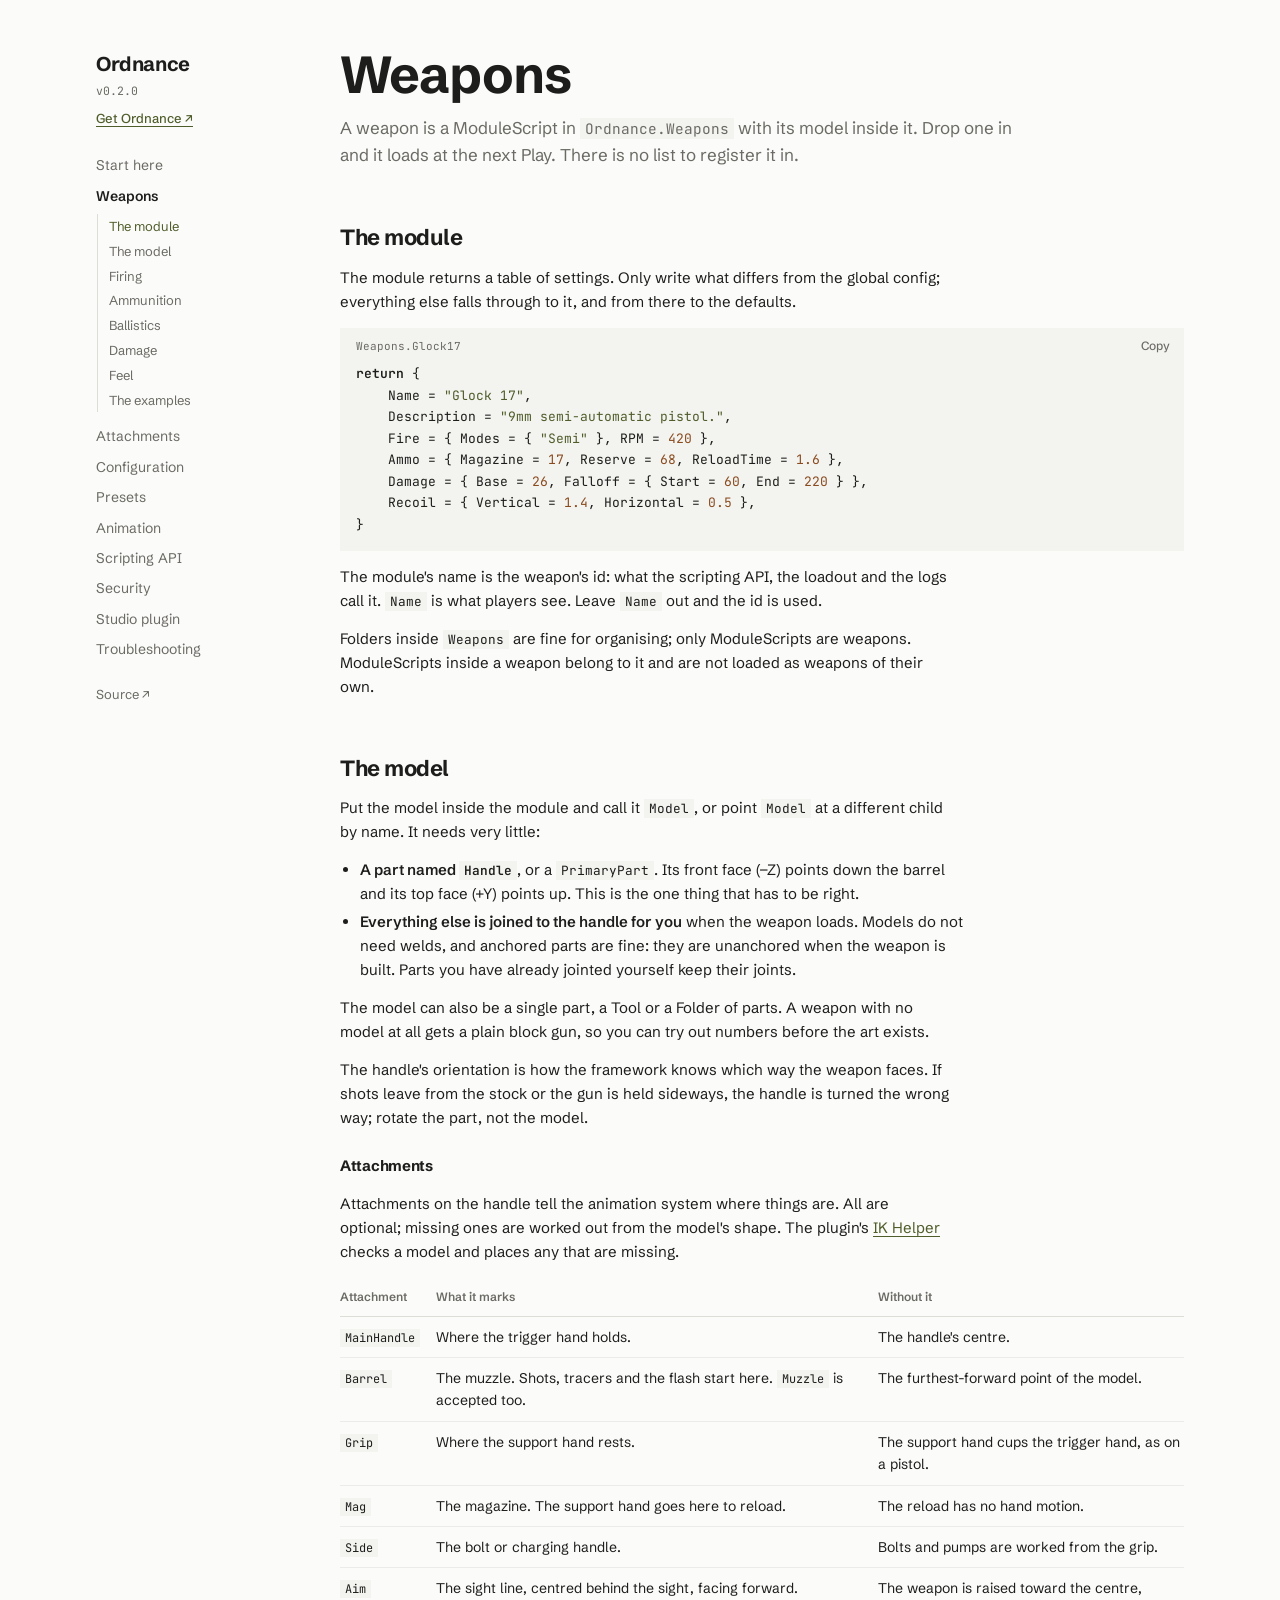
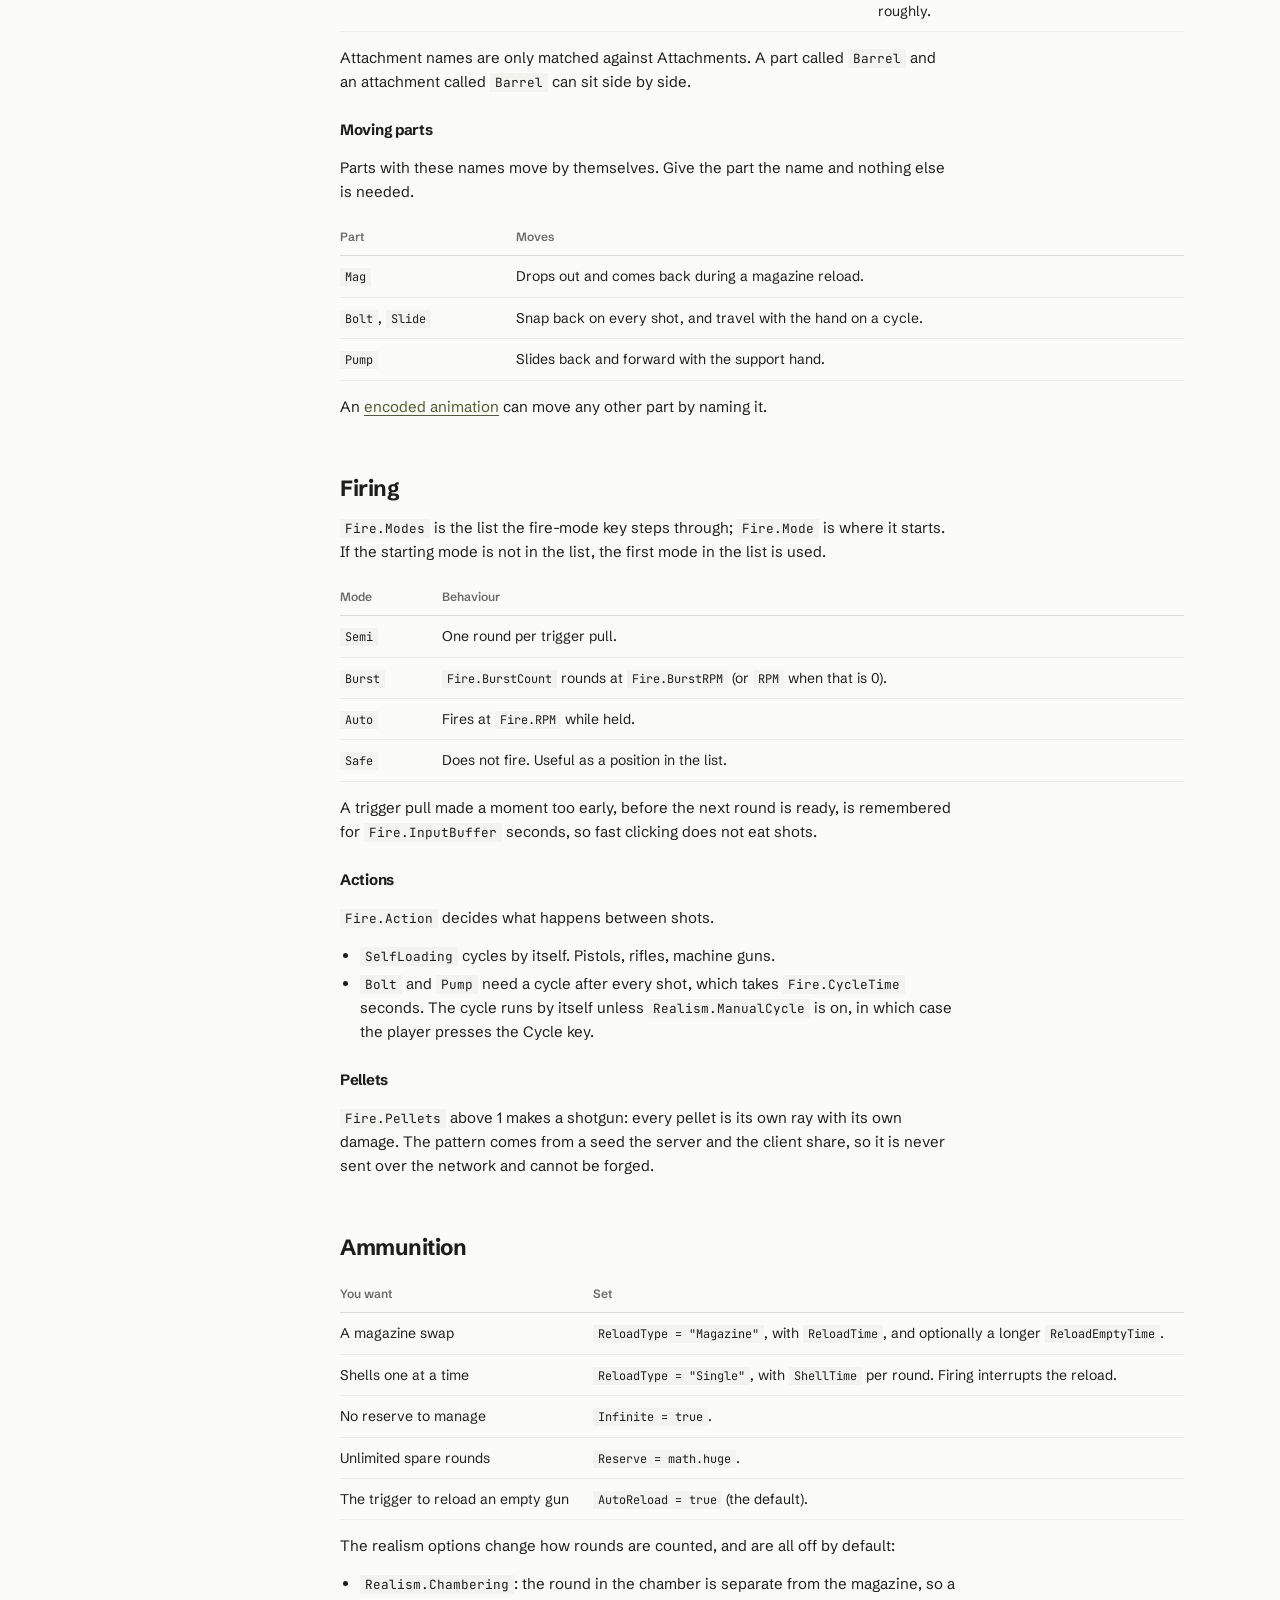
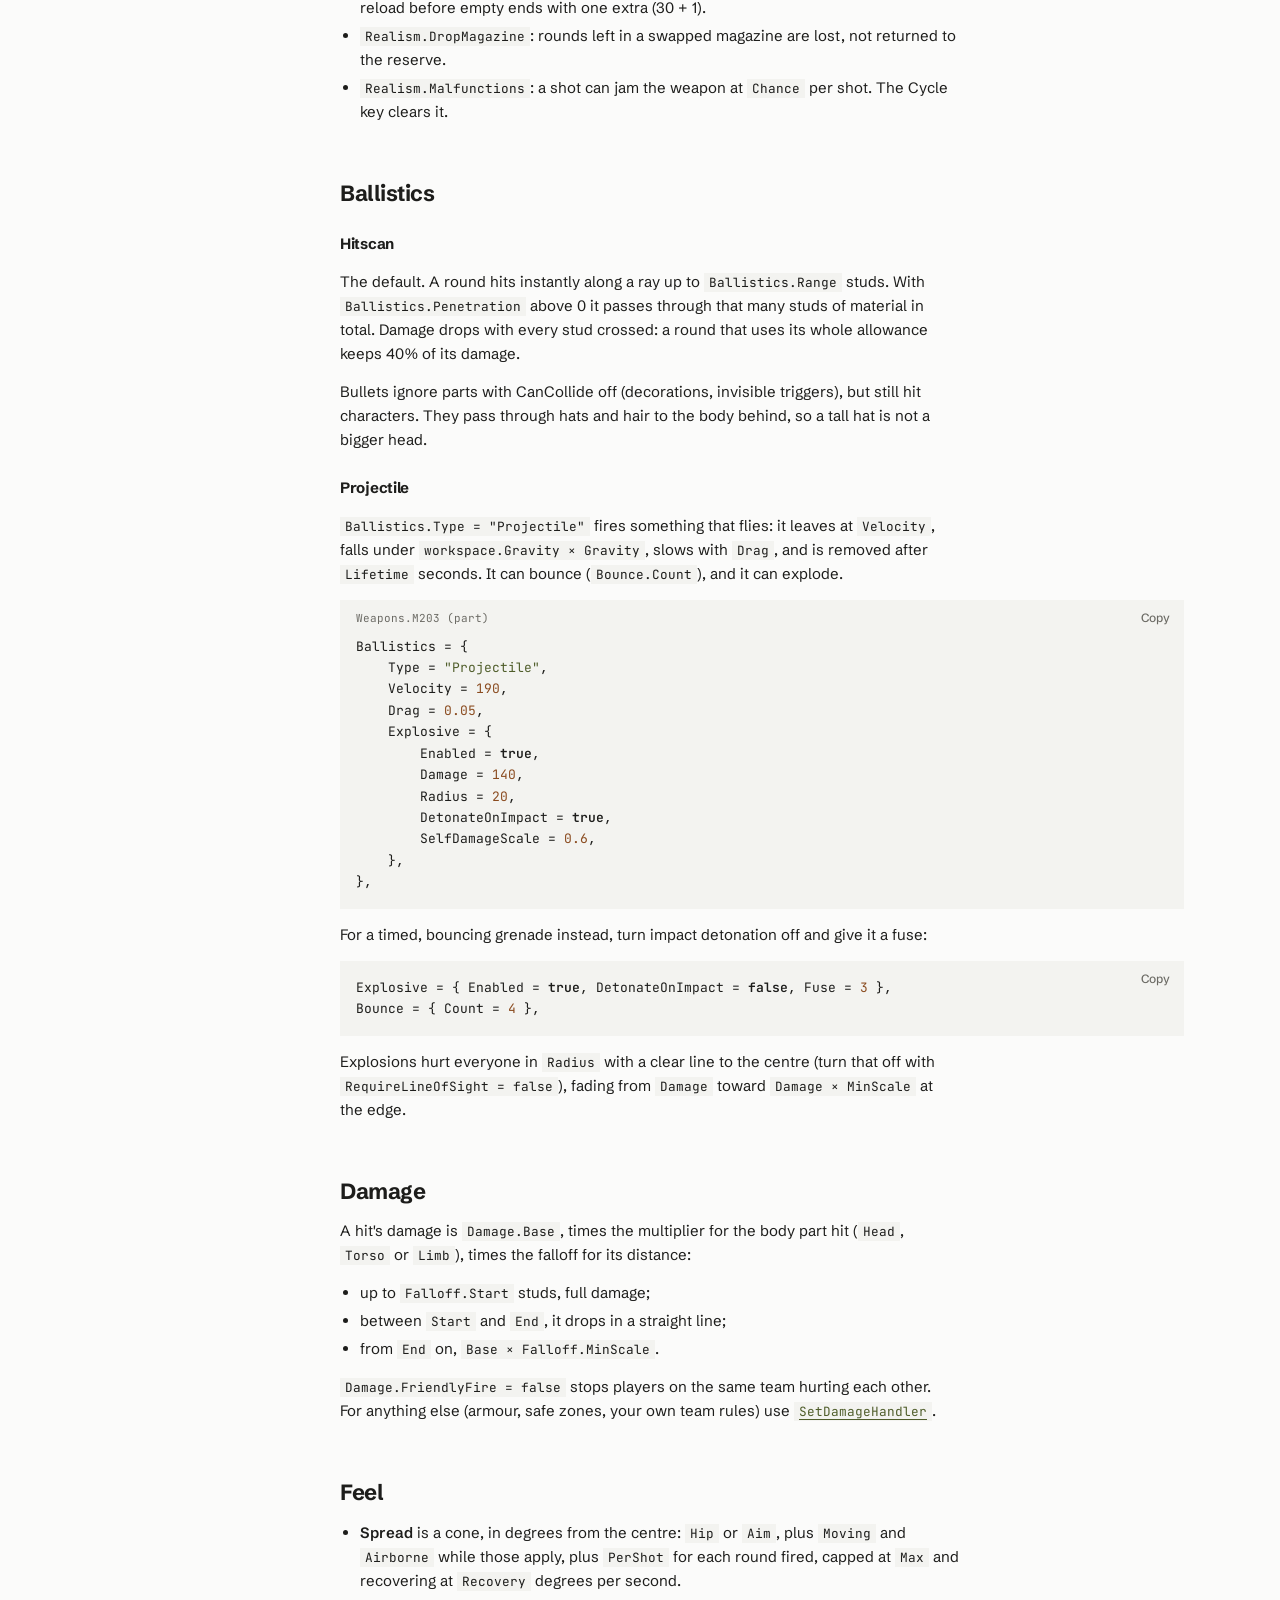
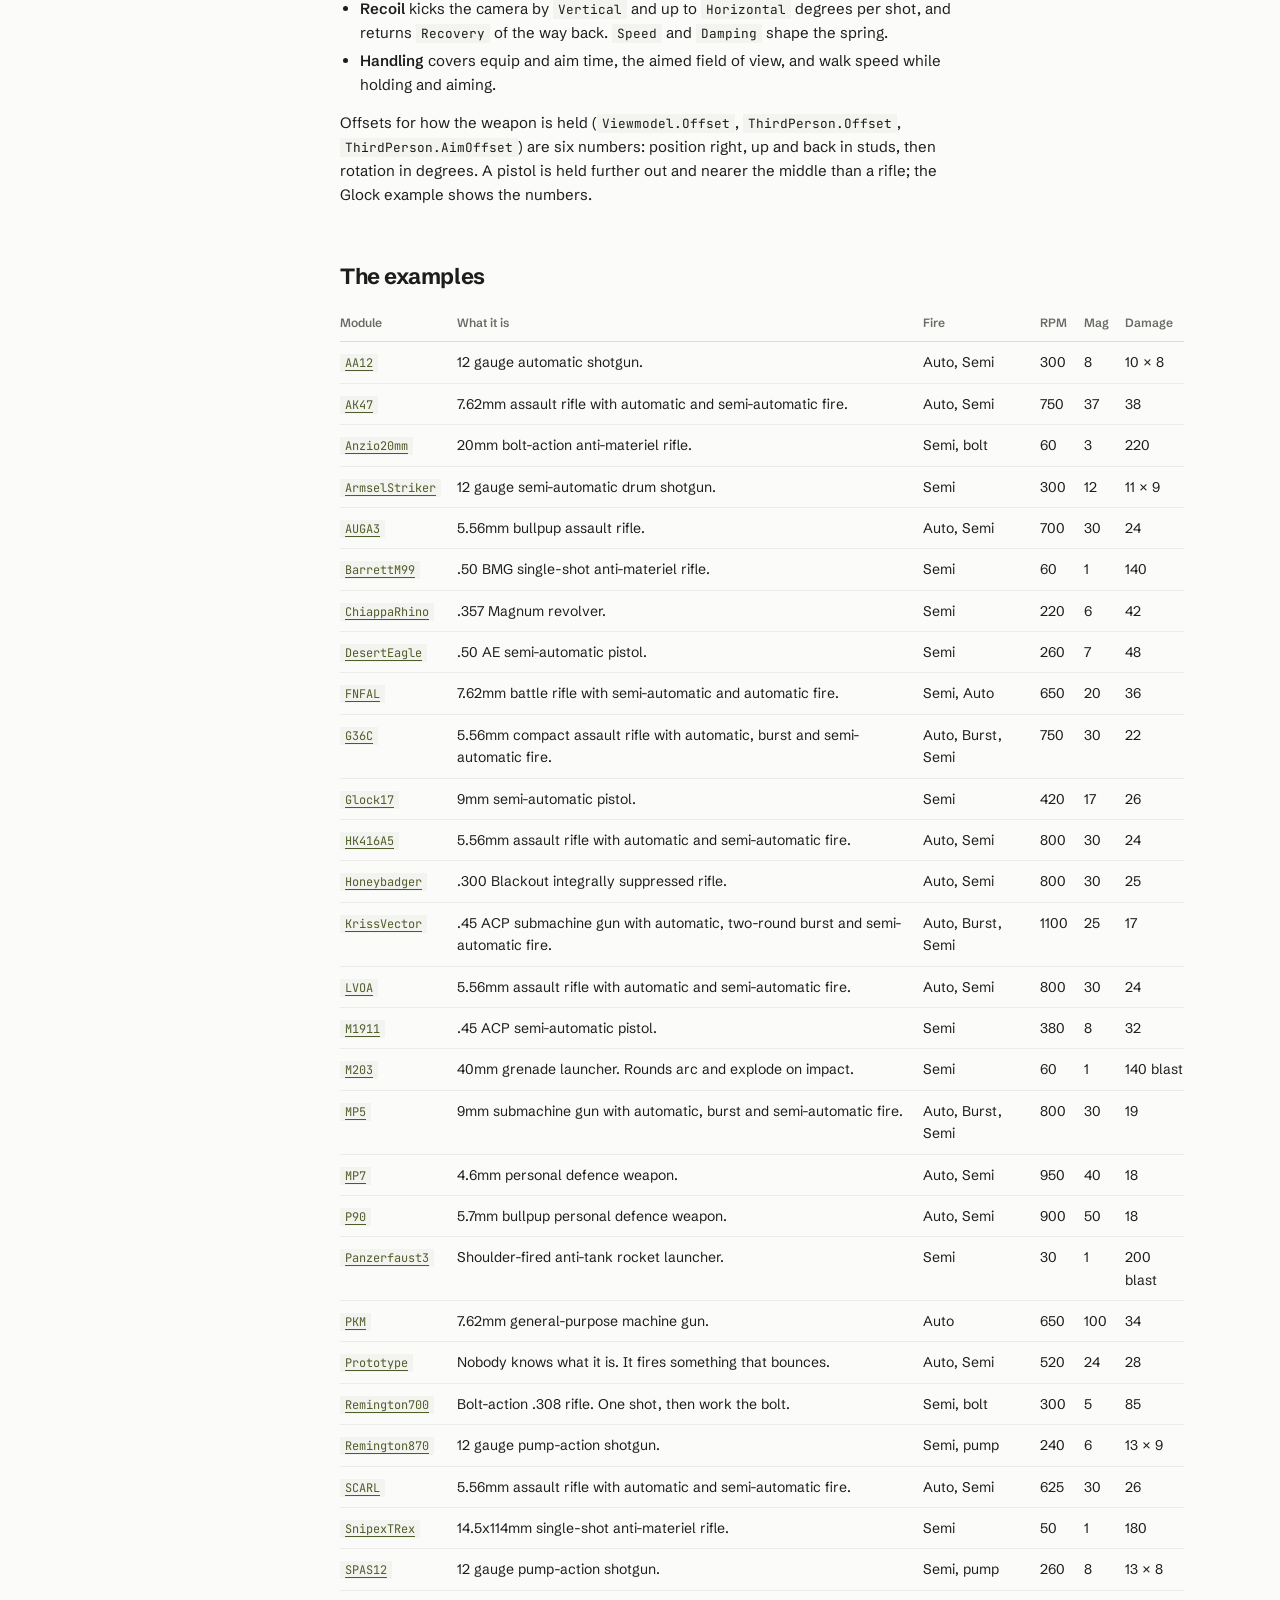
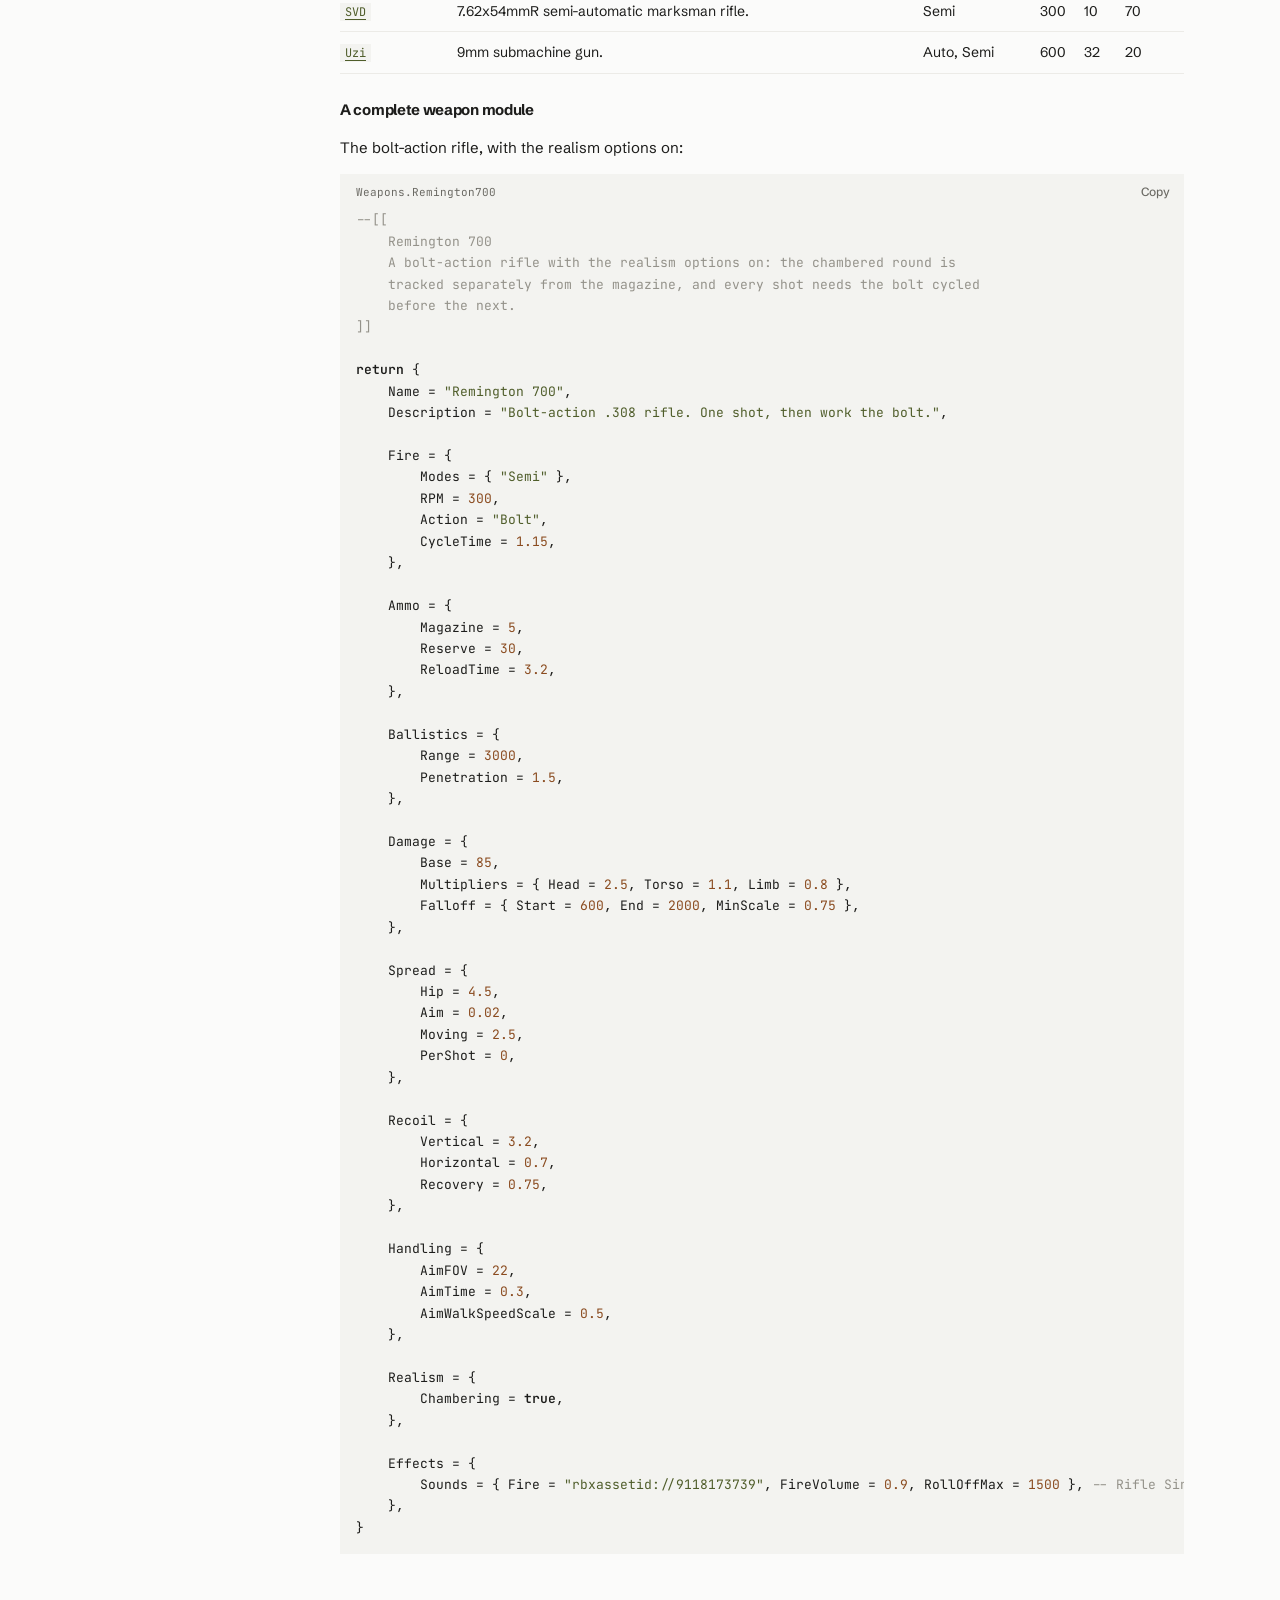
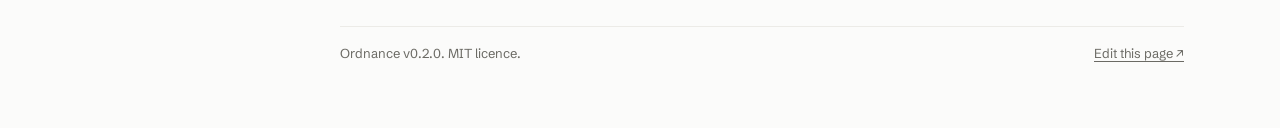
<file: docs/weapons.html>
<!doctype html>
<html lang="en">
<head>
<meta charset="utf-8">
<meta name="viewport" content="width=device-width, initial-scale=1, viewport-fit=cover">
<title>Weapons – Ordnance</title>
<meta name="description" content="How to make an Ordnance weapon: the module, the model and its attachments, and the settings for each kind of gun.">
<meta property="og:title" content="Weapons – Ordnance">
<meta property="og:description" content="How to make an Ordnance weapon: the module, the model and its attachments, and the settings for each kind of gun.">
<link rel="icon" href="favicon.svg" type="image/svg+xml">
<link rel="preconnect" href="https://fonts.googleapis.com">
<link rel="preconnect" href="https://fonts.gstatic.com" crossorigin>
<link rel="stylesheet" href="https://fonts.googleapis.com/css2?family=Schibsted+Grotesk:wght@400;500;600;700&amp;family=JetBrains+Mono:wght@400;600&amp;display=swap">
<link rel="stylesheet" href="style.css">
</head>
<body>
<div class="shell">
  <nav class="rail" aria-label="Pages">
    <a class="brand" href="index.html">Ordnance</a>
    <span class="ver">v0.2.0</span>
    <a class="get" href="https://github.com/xerseer/ORDINANCE/releases" target="_blank" rel="noopener">Get Ordnance&nbsp;↗</a>
    <a class="item" href="index.html">Start here</a>
    <a class="item here" href="weapons.html" aria-current="page">Weapons</a><div class="subs"><a class="sub" href="#module">The module</a><a class="sub" href="#model">The model</a><a class="sub" href="#firing">Firing</a><a class="sub" href="#ammo">Ammunition</a><a class="sub" href="#ballistics">Ballistics</a><a class="sub" href="#damage">Damage</a><a class="sub" href="#feel">Feel</a><a class="sub" href="#examples">The examples</a></div>
    <a class="item" href="attachments.html">Attachments</a>
    <a class="item" href="config.html">Configuration</a>
    <a class="item" href="presets.html">Presets</a>
    <a class="item" href="animation.html">Animation</a>
    <a class="item" href="api.html">Scripting API</a>
    <a class="item" href="security.html">Security</a>
    <a class="item" href="plugin.html">Studio plugin</a>
    <a class="item" href="faq.html">Troubleshooting</a>
    <a class="item out" href="https://github.com/xerseer/ORDINANCE" target="_blank" rel="noopener">Source&nbsp;↗</a>
  </nav>
  <main>
<section id="top"><h1>Weapons</h1>
<p class="lede">A weapon is a ModuleScript in <code>Ordnance.Weapons</code> with its model inside it. Drop one in and it loads at the next Play. There is no list to register it in.</p>
</section>
<section id="module"><h2>The module</h2>
<p>The module returns a table of settings. Only write what differs from the global config; everything else falls through to it, and from there to the defaults.</p>
<div class="code"><div class="label">Weapons.Glock17</div><pre><code><span class="tk-kw">return</span> {
	Name = <span class="tk-str">&quot;Glock 17&quot;</span>,
	Description = <span class="tk-str">&quot;9mm semi-automatic pistol.&quot;</span>,
	Fire = { Modes = { <span class="tk-str">&quot;Semi&quot;</span> }, RPM = <span class="tk-num">420</span> },
	Ammo = { Magazine = <span class="tk-num">17</span>, Reserve = <span class="tk-num">68</span>, ReloadTime = <span class="tk-num">1.6</span> },
	Damage = { Base = <span class="tk-num">26</span>, Falloff = { Start = <span class="tk-num">60</span>, End = <span class="tk-num">220</span> } },
	Recoil = { Vertical = <span class="tk-num">1.4</span>, Horizontal = <span class="tk-num">0.5</span> },
}</code></pre></div>
<p>The module's name is the weapon's id: what the scripting API, the loadout and the logs call it. <code>Name</code> is what players see. Leave <code>Name</code> out and the id is used.</p>
<p>Folders inside <code>Weapons</code> are fine for organising; only ModuleScripts are weapons. ModuleScripts inside a weapon belong to it and are not loaded as weapons of their own.</p>
</section>
<section id="model"><h2>The model</h2>
<p>Put the model inside the module and call it <code>Model</code>, or point <code>Model</code> at a different child by name. It needs very little:</p>
<ul><li><strong>A part named <code>Handle</code></strong>, or a <code>PrimaryPart</code>. Its front face (−Z) points down the barrel and its top face (+Y) points up. This is the one thing that has to be right.</li><li><strong>Everything else is joined to the handle for you</strong> when the weapon loads. Models do not need welds, and anchored parts are fine: they are unanchored when the weapon is built. Parts you have already jointed yourself keep their joints.</li></ul>
<p>The model can also be a single part, a Tool or a Folder of parts. A weapon with no model at all gets a plain block gun, so you can try out numbers before the art exists.</p>
<p>The handle's orientation is how the framework knows which way the weapon faces. If shots leave from the stock or the gun is held sideways, the handle is turned the wrong way; rotate the part, not the model.</p>
<h3 id="attachments">Attachments</h3>
<p>Attachments on the handle tell the animation system where things are. All are optional; missing ones are worked out from the model's shape. The plugin's <a href="plugin.html#helper">IK Helper</a> checks a model and places any that are missing.</p>
<div class="tbl"><table><thead><tr><th>Attachment</th><th>What it marks</th><th>Without it</th></tr></thead><tbody><tr><td><code>MainHandle</code></td><td>Where the trigger hand holds.</td><td>The handle's centre.</td></tr><tr><td><code>Barrel</code></td><td>The muzzle. Shots, tracers and the flash start here. <code>Muzzle</code> is accepted too.</td><td>The furthest-forward point of the model.</td></tr><tr><td><code>Grip</code></td><td>Where the support hand rests.</td><td>The support hand cups the trigger hand, as on a pistol.</td></tr><tr><td><code>Mag</code></td><td>The magazine. The support hand goes here to reload.</td><td>The reload has no hand motion.</td></tr><tr><td><code>Side</code></td><td>The bolt or charging handle.</td><td>Bolts and pumps are worked from the grip.</td></tr><tr><td><code>Aim</code></td><td>The sight line, centred behind the sight, facing forward.</td><td>The weapon is raised toward the centre, roughly.</td></tr></tbody></table></div>
<p>Attachment names are only matched against Attachments. A part called <code>Barrel</code> and an attachment called <code>Barrel</code> can sit side by side.</p>
<h3 id="moving-parts">Moving parts</h3>
<p>Parts with these names move by themselves. Give the part the name and nothing else is needed.</p>
<div class="tbl"><table><thead><tr><th>Part</th><th>Moves</th></tr></thead><tbody><tr><td><code>Mag</code></td><td>Drops out and comes back during a magazine reload.</td></tr><tr><td><code>Bolt</code>, <code>Slide</code></td><td>Snap back on every shot, and travel with the hand on a cycle.</td></tr><tr><td><code>Pump</code></td><td>Slides back and forward with the support hand.</td></tr></tbody></table></div>
<p>An <a href="animation.html#encoded">encoded animation</a> can move any other part by naming it.</p>
</section>
<section id="firing"><h2>Firing</h2>
<p><code>Fire.Modes</code> is the list the fire-mode key steps through; <code>Fire.Mode</code> is where it starts. If the starting mode is not in the list, the first mode in the list is used.</p>
<div class="tbl"><table><thead><tr><th>Mode</th><th>Behaviour</th></tr></thead><tbody><tr><td><code>Semi</code></td><td>One round per trigger pull.</td></tr><tr><td><code>Burst</code></td><td><code>Fire.BurstCount</code> rounds at <code>Fire.BurstRPM</code> (or <code>RPM</code> when that is 0).</td></tr><tr><td><code>Auto</code></td><td>Fires at <code>Fire.RPM</code> while held.</td></tr><tr><td><code>Safe</code></td><td>Does not fire. Useful as a position in the list.</td></tr></tbody></table></div>
<p>A trigger pull made a moment too early, before the next round is ready, is remembered for <code>Fire.InputBuffer</code> seconds, so fast clicking does not eat shots.</p>
<h3 id="actions">Actions</h3>
<p><code>Fire.Action</code> decides what happens between shots.</p>
<ul><li><code>SelfLoading</code> cycles by itself. Pistols, rifles, machine guns.</li><li><code>Bolt</code> and <code>Pump</code> need a cycle after every shot, which takes <code>Fire.CycleTime</code> seconds. The cycle runs by itself unless <code>Realism.ManualCycle</code> is on, in which case the player presses the Cycle key.</li></ul>
<h3 id="pellets">Pellets</h3>
<p><code>Fire.Pellets</code> above 1 makes a shotgun: every pellet is its own ray with its own damage. The pattern comes from a seed the server and the client share, so it is never sent over the network and cannot be forged.</p>
</section>
<section id="ammo"><h2>Ammunition</h2>
<div class="tbl"><table><thead><tr><th>You want</th><th>Set</th></tr></thead><tbody><tr><td>A magazine swap</td><td><code>ReloadType = &quot;Magazine&quot;</code>, with <code>ReloadTime</code>, and optionally a longer <code>ReloadEmptyTime</code>.</td></tr><tr><td>Shells one at a time</td><td><code>ReloadType = &quot;Single&quot;</code>, with <code>ShellTime</code> per round. Firing interrupts the reload.</td></tr><tr><td>No reserve to manage</td><td><code>Infinite = true</code>.</td></tr><tr><td>Unlimited spare rounds</td><td><code>Reserve = math.huge</code>.</td></tr><tr><td>The trigger to reload an empty gun</td><td><code>AutoReload = true</code> (the default).</td></tr></tbody></table></div>
<p>The realism options change how rounds are counted, and are all off by default:</p>
<ul><li><code>Realism.Chambering</code>: the round in the chamber is separate from the magazine, so a reload before empty ends with one extra (30 + 1).</li><li><code>Realism.DropMagazine</code>: rounds left in a swapped magazine are lost, not returned to the reserve.</li><li><code>Realism.Malfunctions</code>: a shot can jam the weapon at <code>Chance</code> per shot. The Cycle key clears it.</li></ul>
</section>
<section id="ballistics"><h2>Ballistics</h2>
<h3 id="hitscan">Hitscan</h3>
<p>The default. A round hits instantly along a ray up to <code>Ballistics.Range</code> studs. With <code>Ballistics.Penetration</code> above 0 it passes through that many studs of material in total. Damage drops with every stud crossed: a round that uses its whole allowance keeps 40% of its damage.</p>
<p>Bullets ignore parts with CanCollide off (decorations, invisible triggers), but still hit characters. They pass through hats and hair to the body behind, so a tall hat is not a bigger head.</p>
<h3 id="projectile">Projectile</h3>
<p><code>Ballistics.Type = &quot;Projectile&quot;</code> fires something that flies: it leaves at <code>Velocity</code>, falls under <code>workspace.Gravity × Gravity</code>, slows with <code>Drag</code>, and is removed after <code>Lifetime</code> seconds. It can bounce (<code>Bounce.Count</code>), and it can explode.</p>
<div class="code"><div class="label">Weapons.M203 (part)</div><pre><code>Ballistics = {
	Type = <span class="tk-str">&quot;Projectile&quot;</span>,
	Velocity = <span class="tk-num">190</span>,
	Drag = <span class="tk-num">0.05</span>,
	Explosive = {
		Enabled = <span class="tk-kw">true</span>,
		Damage = <span class="tk-num">140</span>,
		Radius = <span class="tk-num">20</span>,
		DetonateOnImpact = <span class="tk-kw">true</span>,
		SelfDamageScale = <span class="tk-num">0.6</span>,
	},
},</code></pre></div>
<p>For a timed, bouncing grenade instead, turn impact detonation off and give it a fuse:</p>
<div class="code"><pre><code>Explosive = { Enabled = <span class="tk-kw">true</span>, DetonateOnImpact = <span class="tk-kw">false</span>, Fuse = <span class="tk-num">3</span> },
Bounce = { Count = <span class="tk-num">4</span> },</code></pre></div>
<p>Explosions hurt everyone in <code>Radius</code> with a clear line to the centre (turn that off with <code>RequireLineOfSight = false</code>), fading from <code>Damage</code> toward <code>Damage × MinScale</code> at the edge.</p>
</section>
<section id="damage"><h2>Damage</h2>
<p>A hit's damage is <code>Damage.Base</code>, times the multiplier for the body part hit (<code>Head</code>, <code>Torso</code> or <code>Limb</code>), times the falloff for its distance:</p>
<ul><li>up to <code>Falloff.Start</code> studs, full damage;</li><li>between <code>Start</code> and <code>End</code>, it drops in a straight line;</li><li>from <code>End</code> on, <code>Base × Falloff.MinScale</code>.</li></ul>
<p><code>Damage.FriendlyFire = false</code> stops players on the same team hurting each other. For anything else (armour, safe zones, your own team rules) use <a href="api.html#setdamagehandler"><code>SetDamageHandler</code></a>.</p>
</section>
<section id="feel"><h2>Feel</h2>
<ul><li><strong>Spread</strong> is a cone, in degrees from the centre: <code>Hip</code> or <code>Aim</code>, plus <code>Moving</code> and <code>Airborne</code> while those apply, plus <code>PerShot</code> for each round fired, capped at <code>Max</code> and recovering at <code>Recovery</code> degrees per second.</li><li><strong>Recoil</strong> kicks the camera by <code>Vertical</code> and up to <code>Horizontal</code> degrees per shot, and returns <code>Recovery</code> of the way back. <code>Speed</code> and <code>Damping</code> shape the spring.</li><li><strong>Handling</strong> covers equip and aim time, the aimed field of view, and walk speed while holding and aiming.</li></ul>
<p>Offsets for how the weapon is held (<code>Viewmodel.Offset</code>, <code>ThirdPerson.Offset</code>, <code>ThirdPerson.AimOffset</code>) are six numbers: position right, up and back in studs, then rotation in degrees. A pistol is held further out and nearer the middle than a rifle; the Glock example shows the numbers.</p>
</section>
<section id="examples"><h2>The examples</h2>
<div class="tbl"><table><thead><tr><th>Module</th><th>What it is</th><th>Fire</th><th>RPM</th><th>Mag</th><th>Damage</th></tr></thead><tbody>
<tr><td><a href="https://github.com/xerseer/ORDINANCE/tree/main/src/Weapons/AA12"><code>AA12</code></a></td><td>12 gauge automatic shotgun.</td><td>Auto, Semi</td><td>300</td><td>8</td><td>10 × 8</td></tr>
<tr><td><a href="https://github.com/xerseer/ORDINANCE/tree/main/src/Weapons/AK47"><code>AK47</code></a></td><td>7.62mm assault rifle with automatic and semi-automatic fire.</td><td>Auto, Semi</td><td>750</td><td>37</td><td>38</td></tr>
<tr><td><a href="https://github.com/xerseer/ORDINANCE/tree/main/src/Weapons/Anzio20mm"><code>Anzio20mm</code></a></td><td>20mm bolt-action anti-materiel rifle.</td><td>Semi, bolt</td><td>60</td><td>3</td><td>220</td></tr>
<tr><td><a href="https://github.com/xerseer/ORDINANCE/tree/main/src/Weapons/ArmselStriker"><code>ArmselStriker</code></a></td><td>12 gauge semi-automatic drum shotgun.</td><td>Semi</td><td>300</td><td>12</td><td>11 × 9</td></tr>
<tr><td><a href="https://github.com/xerseer/ORDINANCE/tree/main/src/Weapons/AUGA3"><code>AUGA3</code></a></td><td>5.56mm bullpup assault rifle.</td><td>Auto, Semi</td><td>700</td><td>30</td><td>24</td></tr>
<tr><td><a href="https://github.com/xerseer/ORDINANCE/tree/main/src/Weapons/BarrettM99"><code>BarrettM99</code></a></td><td>.50 BMG single-shot anti-materiel rifle.</td><td>Semi</td><td>60</td><td>1</td><td>140</td></tr>
<tr><td><a href="https://github.com/xerseer/ORDINANCE/tree/main/src/Weapons/ChiappaRhino"><code>ChiappaRhino</code></a></td><td>.357 Magnum revolver.</td><td>Semi</td><td>220</td><td>6</td><td>42</td></tr>
<tr><td><a href="https://github.com/xerseer/ORDINANCE/tree/main/src/Weapons/DesertEagle"><code>DesertEagle</code></a></td><td>.50 AE semi-automatic pistol.</td><td>Semi</td><td>260</td><td>7</td><td>48</td></tr>
<tr><td><a href="https://github.com/xerseer/ORDINANCE/tree/main/src/Weapons/FNFAL"><code>FNFAL</code></a></td><td>7.62mm battle rifle with semi-automatic and automatic fire.</td><td>Semi, Auto</td><td>650</td><td>20</td><td>36</td></tr>
<tr><td><a href="https://github.com/xerseer/ORDINANCE/tree/main/src/Weapons/G36C"><code>G36C</code></a></td><td>5.56mm compact assault rifle with automatic, burst and semi-automatic fire.</td><td>Auto, Burst, Semi</td><td>750</td><td>30</td><td>22</td></tr>
<tr><td><a href="https://github.com/xerseer/ORDINANCE/tree/main/src/Weapons/Glock17"><code>Glock17</code></a></td><td>9mm semi-automatic pistol.</td><td>Semi</td><td>420</td><td>17</td><td>26</td></tr>
<tr><td><a href="https://github.com/xerseer/ORDINANCE/tree/main/src/Weapons/HK416A5"><code>HK416A5</code></a></td><td>5.56mm assault rifle with automatic and semi-automatic fire.</td><td>Auto, Semi</td><td>800</td><td>30</td><td>24</td></tr>
<tr><td><a href="https://github.com/xerseer/ORDINANCE/tree/main/src/Weapons/Honeybadger"><code>Honeybadger</code></a></td><td>.300 Blackout integrally suppressed rifle.</td><td>Auto, Semi</td><td>800</td><td>30</td><td>25</td></tr>
<tr><td><a href="https://github.com/xerseer/ORDINANCE/tree/main/src/Weapons/KrissVector"><code>KrissVector</code></a></td><td>.45 ACP submachine gun with automatic, two-round burst and semi-automatic fire.</td><td>Auto, Burst, Semi</td><td>1100</td><td>25</td><td>17</td></tr>
<tr><td><a href="https://github.com/xerseer/ORDINANCE/tree/main/src/Weapons/LVOA"><code>LVOA</code></a></td><td>5.56mm assault rifle with automatic and semi-automatic fire.</td><td>Auto, Semi</td><td>800</td><td>30</td><td>24</td></tr>
<tr><td><a href="https://github.com/xerseer/ORDINANCE/tree/main/src/Weapons/M1911"><code>M1911</code></a></td><td>.45 ACP semi-automatic pistol.</td><td>Semi</td><td>380</td><td>8</td><td>32</td></tr>
<tr><td><a href="https://github.com/xerseer/ORDINANCE/tree/main/src/Weapons/M203"><code>M203</code></a></td><td>40mm grenade launcher. Rounds arc and explode on impact.</td><td>Semi</td><td>60</td><td>1</td><td>140 blast</td></tr>
<tr><td><a href="https://github.com/xerseer/ORDINANCE/tree/main/src/Weapons/MP5"><code>MP5</code></a></td><td>9mm submachine gun with automatic, burst and semi-automatic fire.</td><td>Auto, Burst, Semi</td><td>800</td><td>30</td><td>19</td></tr>
<tr><td><a href="https://github.com/xerseer/ORDINANCE/tree/main/src/Weapons/MP7"><code>MP7</code></a></td><td>4.6mm personal defence weapon.</td><td>Auto, Semi</td><td>950</td><td>40</td><td>18</td></tr>
<tr><td><a href="https://github.com/xerseer/ORDINANCE/tree/main/src/Weapons/P90"><code>P90</code></a></td><td>5.7mm bullpup personal defence weapon.</td><td>Auto, Semi</td><td>900</td><td>50</td><td>18</td></tr>
<tr><td><a href="https://github.com/xerseer/ORDINANCE/tree/main/src/Weapons/Panzerfaust3"><code>Panzerfaust3</code></a></td><td>Shoulder-fired anti-tank rocket launcher.</td><td>Semi</td><td>30</td><td>1</td><td>200 blast</td></tr>
<tr><td><a href="https://github.com/xerseer/ORDINANCE/tree/main/src/Weapons/PKM"><code>PKM</code></a></td><td>7.62mm general-purpose machine gun.</td><td>Auto</td><td>650</td><td>100</td><td>34</td></tr>
<tr><td><a href="https://github.com/xerseer/ORDINANCE/tree/main/src/Weapons/Prototype"><code>Prototype</code></a></td><td>Nobody knows what it is. It fires something that bounces.</td><td>Auto, Semi</td><td>520</td><td>24</td><td>28</td></tr>
<tr><td><a href="https://github.com/xerseer/ORDINANCE/tree/main/src/Weapons/Remington700"><code>Remington700</code></a></td><td>Bolt-action .308 rifle. One shot, then work the bolt.</td><td>Semi, bolt</td><td>300</td><td>5</td><td>85</td></tr>
<tr><td><a href="https://github.com/xerseer/ORDINANCE/tree/main/src/Weapons/Remington870"><code>Remington870</code></a></td><td>12 gauge pump-action shotgun.</td><td>Semi, pump</td><td>240</td><td>6</td><td>13 × 9</td></tr>
<tr><td><a href="https://github.com/xerseer/ORDINANCE/tree/main/src/Weapons/SCARL"><code>SCARL</code></a></td><td>5.56mm assault rifle with automatic and semi-automatic fire.</td><td>Auto, Semi</td><td>625</td><td>30</td><td>26</td></tr>
<tr><td><a href="https://github.com/xerseer/ORDINANCE/tree/main/src/Weapons/SnipexTRex"><code>SnipexTRex</code></a></td><td>14.5x114mm single-shot anti-materiel rifle.</td><td>Semi</td><td>50</td><td>1</td><td>180</td></tr>
<tr><td><a href="https://github.com/xerseer/ORDINANCE/tree/main/src/Weapons/SPAS12"><code>SPAS12</code></a></td><td>12 gauge pump-action shotgun.</td><td>Semi, pump</td><td>260</td><td>8</td><td>13 × 8</td></tr>
<tr><td><a href="https://github.com/xerseer/ORDINANCE/tree/main/src/Weapons/SVD"><code>SVD</code></a></td><td>7.62x54mmR semi-automatic marksman rifle.</td><td>Semi</td><td>300</td><td>10</td><td>70</td></tr>
<tr><td><a href="https://github.com/xerseer/ORDINANCE/tree/main/src/Weapons/Uzi"><code>Uzi</code></a></td><td>9mm submachine gun.</td><td>Auto, Semi</td><td>600</td><td>32</td><td>20</td></tr>
</tbody></table></div>
<h3 id="complete">A complete weapon module</h3>
<p>The bolt-action rifle, with the realism options on:</p>
<div class="code"><div class="label">Weapons.Remington700</div><pre><code><span class="tk-com">--[[
	Remington 700
	A bolt-action rifle with the realism options on: the chambered round is
	tracked separately from the magazine, and every shot needs the bolt cycled
	before the next.
]]</span>

<span class="tk-kw">return</span> {
	Name = <span class="tk-str">&quot;Remington 700&quot;</span>,
	Description = <span class="tk-str">&quot;Bolt-action .308 rifle. One shot, then work the bolt.&quot;</span>,

	Fire = {
		Modes = { <span class="tk-str">&quot;Semi&quot;</span> },
		RPM = <span class="tk-num">300</span>,
		Action = <span class="tk-str">&quot;Bolt&quot;</span>,
		CycleTime = <span class="tk-num">1.15</span>,
	},

	Ammo = {
		Magazine = <span class="tk-num">5</span>,
		Reserve = <span class="tk-num">30</span>,
		ReloadTime = <span class="tk-num">3.2</span>,
	},

	Ballistics = {
		Range = <span class="tk-num">3000</span>,
		Penetration = <span class="tk-num">1.5</span>,
	},

	Damage = {
		Base = <span class="tk-num">85</span>,
		Multipliers = { Head = <span class="tk-num">2.5</span>, Torso = <span class="tk-num">1.1</span>, Limb = <span class="tk-num">0.8</span> },
		Falloff = { Start = <span class="tk-num">600</span>, End = <span class="tk-num">2000</span>, MinScale = <span class="tk-num">0.75</span> },
	},

	Spread = {
		Hip = <span class="tk-num">4.5</span>,
		Aim = <span class="tk-num">0.02</span>,
		Moving = <span class="tk-num">2.5</span>,
		PerShot = <span class="tk-num">0</span>,
	},

	Recoil = {
		Vertical = <span class="tk-num">3.2</span>,
		Horizontal = <span class="tk-num">0.7</span>,
		Recovery = <span class="tk-num">0.75</span>,
	},

	Handling = {
		AimFOV = <span class="tk-num">22</span>,
		AimTime = <span class="tk-num">0.3</span>,
		AimWalkSpeedScale = <span class="tk-num">0.5</span>,
	},

	Realism = {
		Chambering = <span class="tk-kw">true</span>,
	},

	Effects = {
		Sounds = { Fire = <span class="tk-str">&quot;rbxassetid://9118173739&quot;</span>, FireVolume = <span class="tk-num">0.9</span>, RollOffMax = <span class="tk-num">1500</span> }, <span class="tk-com">-- Rifle Single Shots 1 (Pro Sound Effects)</span>
	},
}</code></pre></div>
</section>
    <footer>
      <span>Ordnance v0.2.0. MIT licence.</span>
      <a href="https://github.com/xerseer/ORDINANCE/blob/main/site/weapons.md">Edit this page&nbsp;↗</a>
    </footer>
  </main>
</div>
<script src="site.js"></script>
</body>
</html>
</file>
<file: docs/style.css>
/*
	Ordnance docs. Same visual language as the xnet docs: warm paper in light,
	warm near-black in dark, one olive accent, square corners, hairlines.
*/

:root {
	--bg: #fbfbfa;
	--surface: #ffffff;
	--code-bg: #f3f3f0;
	--fg: #1d1d1b;
	--muted: #6b6a64;
	--line: #ecebe7;
	--line-strong: #dedcd6;
	--accent: #4f5d2a;
	--accent-soft: #eef0e4;
	--warm: #8a4b1f;
	--warm-soft: #f6ede4;
	--cool: #355a7a;
	--tk-kw: #1d1d1b;
	--tk-str: #4f5d2a;
	--tk-num: #8a4b1f;
	--tk-com: #94928a;
	--tk-fn: #355a7a;
	--radius: 0;
	--font-body: "Schibsted Grotesk", "Segoe UI", system-ui, sans-serif;
	--font-mono: "JetBrains Mono", ui-monospace, Consolas, monospace;
}

@media (prefers-color-scheme: dark) {
	:root:not([data-theme="light"]) {
		--bg: #161615;
		--surface: #1c1c1a;
		--code-bg: #1f1f1d;
		--fg: #e8e7e2;
		--muted: #9c9a92;
		--line: #242422;
		--line-strong: #2f2f2c;
		--accent: #b3bf7d;
		--accent-soft: #2a2e1f;
		--warm: #d9a27a;
		--warm-soft: #2c231c;
		--cool: #93b4d1;
		--tk-kw: #e8e7e2;
		--tk-str: #b3bf7d;
		--tk-num: #d9a27a;
		--tk-com: #75736c;
		--tk-fn: #93b4d1;
		color-scheme: dark;
	}
}

:root[data-theme="dark"] {
	--bg: #161615;
	--surface: #1c1c1a;
	--code-bg: #1f1f1d;
	--fg: #e8e7e2;
	--muted: #9c9a92;
	--line: #242422;
	--line-strong: #2f2f2c;
	--accent: #b3bf7d;
	--accent-soft: #2a2e1f;
	--warm: #d9a27a;
	--warm-soft: #2c231c;
	--cool: #93b4d1;
	--tk-kw: #e8e7e2;
	--tk-str: #b3bf7d;
	--tk-num: #d9a27a;
	--tk-com: #75736c;
	--tk-fn: #93b4d1;
	color-scheme: dark;
}

* {
	box-sizing: border-box;
}

body {
	margin: 0;
	background: var(--bg);
	color: var(--fg);
	font-family: var(--font-body);
	font-size: 15px;
	line-height: 1.6;
	-webkit-text-size-adjust: 100%;
}

a {
	color: var(--accent);
	text-underline-offset: 3px;
}

a:focus-visible,
button:focus-visible,
input:focus-visible {
	outline: 2px solid var(--accent);
	outline-offset: 2px;
}

/* Layout ------------------------------------------------------------------ */

.shell {
	display: grid;
	grid-template-columns: 180px minmax(0, 1fr);
	gap: 64px;
	max-width: 1120px;
	margin: 0 auto;
	padding-left: max(16px, env(safe-area-inset-left, 0px));
	padding-right: max(16px, env(safe-area-inset-right, 0px));
	padding-block: 48px 64px;
}

nav.rail {
	position: sticky;
	top: calc(env(safe-area-inset-top, 0px) + 40px);
	align-self: start;
	max-height: calc(100vh - 64px);
	overflow-y: auto;
	scrollbar-width: none;
	display: flex;
	flex-direction: column;
	gap: 2px;
	font-size: 14px;
}

nav.rail .brand {
	font-weight: 700;
	font-size: 20px;
	letter-spacing: -0.02em;
	color: var(--fg);
	text-decoration: none;
}

nav.rail .ver {
	font-family: var(--font-mono);
	font-size: 11.5px;
	color: var(--muted);
	margin-bottom: 6px;
}

nav.rail a.get {
	font-size: 13px;
	font-weight: 500;
	margin-bottom: 20px;
}

nav.rail a.item {
	color: var(--muted);
	text-decoration: none;
	padding: 3px 0;
}

nav.rail a.item:hover {
	color: var(--fg);
}

nav.rail a.item.here {
	color: var(--fg);
	font-weight: 600;
}

nav.rail a.item.out {
	margin-top: 16px;
	font-size: 13px;
}

nav.rail .subs {
	display: flex;
	flex-direction: column;
	border-left: 1px solid var(--line-strong);
	margin: 2px 0 8px 1px;
	padding-left: 11px;
}

nav.rail a.sub {
	color: var(--muted);
	text-decoration: none;
	font-size: 13px;
	padding: 2px 0;
}

nav.rail a.sub:hover {
	color: var(--fg);
}

nav.rail a.sub.on {
	color: var(--accent);
}

main {
	min-width: 0;
	display: flex;
	flex-direction: column;
	gap: 56px;
}

section {
	display: flex;
	flex-direction: column;
	gap: 14px;
	scroll-margin-top: 32px;
}

/* Type -------------------------------------------------------------------- */

h1,
h2,
h3 {
	text-wrap: balance;
	margin: 0;
	letter-spacing: -0.02em;
	font-weight: 700;
}

h1 {
	font-size: clamp(36px, 6vw, 52px);
	line-height: 1;
}

h2 {
	font-size: 22px;
	line-height: 1.25;
}

h3 {
	font-size: 15px;
	margin-top: 10px;
	scroll-margin-top: 32px;
}

p {
	margin: 0;
	max-width: 68ch;
}

ul,
ol {
	margin: 0;
	padding-left: 20px;
	display: flex;
	flex-direction: column;
	gap: 4px;
	max-width: 70ch;
}

.lede {
	font-size: 17px;
	color: var(--muted);
}

.dim {
	color: var(--muted);
}

strong {
	font-weight: 600;
}

code {
	font-family: var(--font-mono);
	font-size: 0.85em;
	background: var(--code-bg);
	padding: 1px 5px;
	border-radius: var(--radius);
}

/* Buttons and notes -------------------------------------------------------- */

.btn {
	display: inline-block;
	font-weight: 600;
	font-size: 14px;
	color: var(--accent);
	background: var(--accent-soft);
	text-decoration: none;
	padding: 9px 16px;
	border-radius: var(--radius);
}

.btn:hover {
	background: var(--line);
}

.btn.plain {
	background: none;
	color: var(--muted);
	padding-inline: 4px;
}

.btn.plain:hover {
	color: var(--fg);
	background: none;
}

.actions {
	display: flex;
	flex-wrap: wrap;
	gap: 8px 16px;
	align-items: center;
}

.note {
	background: var(--accent-soft);
	padding: 12px 16px;
	border-radius: var(--radius);
	font-size: 14px;
	max-width: 72ch;
}

.note p {
	max-width: none;
}

.note.limit {
	background: var(--warm-soft);
}

.note .kicker {
	display: block;
	font: 600 11px var(--font-mono);
	text-transform: uppercase;
	letter-spacing: 0.05em;
	color: var(--warm);
	margin-bottom: 2px;
}

.scope {
	font-size: 13px;
	color: var(--muted);
}

/* Code -------------------------------------------------------------------- */

.code {
	position: relative;
	background: var(--code-bg);
	border-radius: var(--radius);
	min-width: 0;
}

.code .label {
	font-family: var(--font-mono);
	font-size: 11px;
	color: var(--muted);
	padding: 10px 16px 0;
}

.code pre {
	margin: 0;
	padding: 8px 16px 16px;
	overflow-x: auto;
	font-family: var(--font-mono);
	font-size: 13px;
	line-height: 1.65;
	tab-size: 4;
}

.code > pre:first-child {
	padding-top: 16px;
}

.code pre code {
	background: none;
	padding: 0;
	font-size: inherit;
}

.copy {
	position: absolute;
	top: 6px;
	right: 8px;
	font: 500 12px var(--font-body);
	color: var(--muted);
	background: var(--code-bg);
	border: 0;
	padding: 4px 6px;
	cursor: pointer;
}

.copy:hover {
	color: var(--fg);
}

.tk-kw {
	color: var(--tk-kw);
	font-weight: 600;
}

.tk-str {
	color: var(--tk-str);
}

.tk-num {
	color: var(--tk-num);
}

.tk-com {
	color: var(--tk-com);
}

.tk-fn {
	color: var(--tk-fn);
}

.pair {
	display: grid;
	grid-template-columns: repeat(2, minmax(0, 1fr));
	gap: 12px;
}

/* Tables ------------------------------------------------------------------ */

.tbl {
	overflow-x: auto;
}

table {
	border-collapse: collapse;
	width: 100%;
	font-size: 14px;
}

th,
td {
	text-align: left;
	padding: 9px 16px 9px 0;
	border-bottom: 1px solid var(--line);
	vertical-align: top;
}

th:last-child,
td:last-child {
	padding-right: 0;
}

th {
	font-size: 12px;
	font-weight: 600;
	color: var(--muted);
	border-bottom-color: var(--line-strong);
}

td code {
	white-space: nowrap;
}

table.ref td:first-child code {
	scroll-margin-top: 40px;
}

table.ref td:nth-child(3) {
	color: var(--muted);
	font-size: 13px;
	min-width: 96px;
}

table.ref td:nth-child(3) code {
	color: var(--fg);
	white-space: nowrap;
}

table.ref td:last-child {
	min-width: 220px;
}

table.ref tr:target td,
table.ref tr.hit td {
	background: var(--accent-soft);
}

table.compare td,
table.compare th {
	white-space: nowrap;
}

.swatch {
	display: inline-block;
	width: 10px;
	height: 10px;
	margin-right: 6px;
	vertical-align: -1px;
	outline: 1px solid var(--line-strong);
}

dl.defs {
	margin: 0;
	display: grid;
	grid-template-columns: max-content minmax(0, 1fr);
	gap: 8px 20px;
	max-width: 76ch;
}

dl.defs dt {
	margin: 0;
}

dl.defs dd {
	margin: 0;
	color: var(--muted);
}

/* Settings filter ---------------------------------------------------------- */

.filter {
	padding: 10px 0;
	border-top: 1px solid var(--line);
	border-bottom: 1px solid var(--line);
	margin-top: 10px;
	display: flex;
	gap: 12px;
	align-items: baseline;
}

.filter input {
	flex: 1;
	min-width: 0;
	max-width: 360px;
	font: 14px var(--font-body);
	color: var(--fg);
	background: var(--surface);
	border: 1px solid var(--line-strong);
	border-radius: var(--radius);
	padding: 7px 10px;
}

.filter input::placeholder {
	color: var(--muted);
}

.filter .count {
	font-size: 13px;
	color: var(--muted);
}

/* Layout tree ------------------------------------------------------------- */

.tree {
	font-family: var(--font-mono);
	font-size: 13px;
	line-height: 1.75;
	background: var(--code-bg);
	padding: 14px 16px;
	overflow-x: auto;
	white-space: pre;
}

.tree .dim {
	font-family: var(--font-body);
}

/* Footer ------------------------------------------------------------------ */

footer {
	display: flex;
	flex-wrap: wrap;
	justify-content: space-between;
	gap: 8px 24px;
	font-size: 13px;
	color: var(--muted);
	border-top: 1px solid var(--line);
	padding-top: 16px;
	margin-top: 16px;
}

footer a {
	color: var(--muted);
}

footer a:hover {
	color: var(--fg);
}

/* Small screens ------------------------------------------------------------ */

@media (max-width: 820px) {
	.shell {
		grid-template-columns: minmax(0, 1fr);
		gap: 32px;
		padding-block: 28px 48px;
	}

	nav.rail {
		position: static;
		max-height: none;
		flex-flow: row wrap;
		gap: 2px 16px;
	}

	nav.rail .brand,
	nav.rail .ver,
	nav.rail a.get {
		width: 100%;
	}

	nav.rail a.get {
		margin-bottom: 8px;
	}

	nav.rail .subs,
	nav.rail a.item.out {
		display: none;
	}

	main {
		gap: 44px;
	}

	.pair {
		grid-template-columns: minmax(0, 1fr);
	}

	dl.defs {
		grid-template-columns: minmax(0, 1fr);
		gap: 0;
	}

	dl.defs dd {
		margin-bottom: 10px;
	}
}

@media (prefers-reduced-motion: no-preference) {
	html {
		scroll-behavior: smooth;
	}
}

img {
	max-width: 100%;
}

[hidden] {
	display: none !important;
}
</file>
